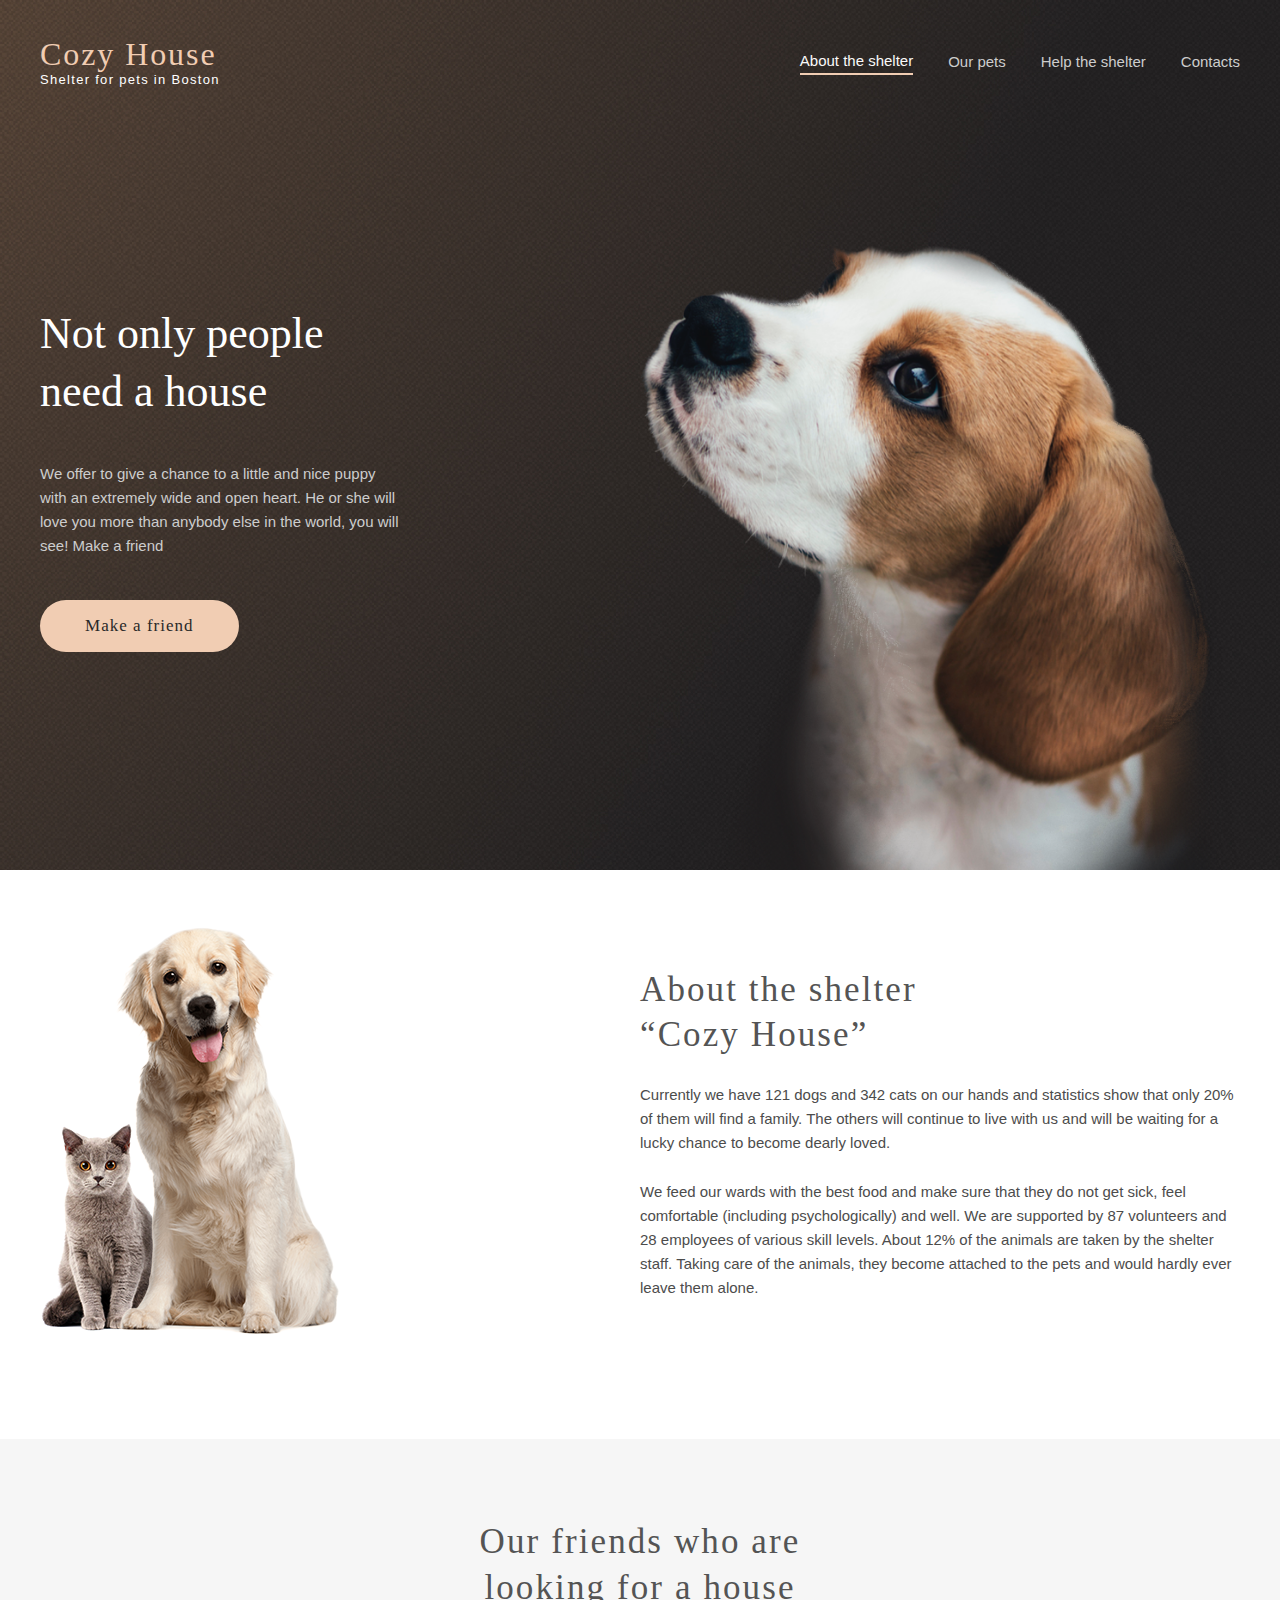
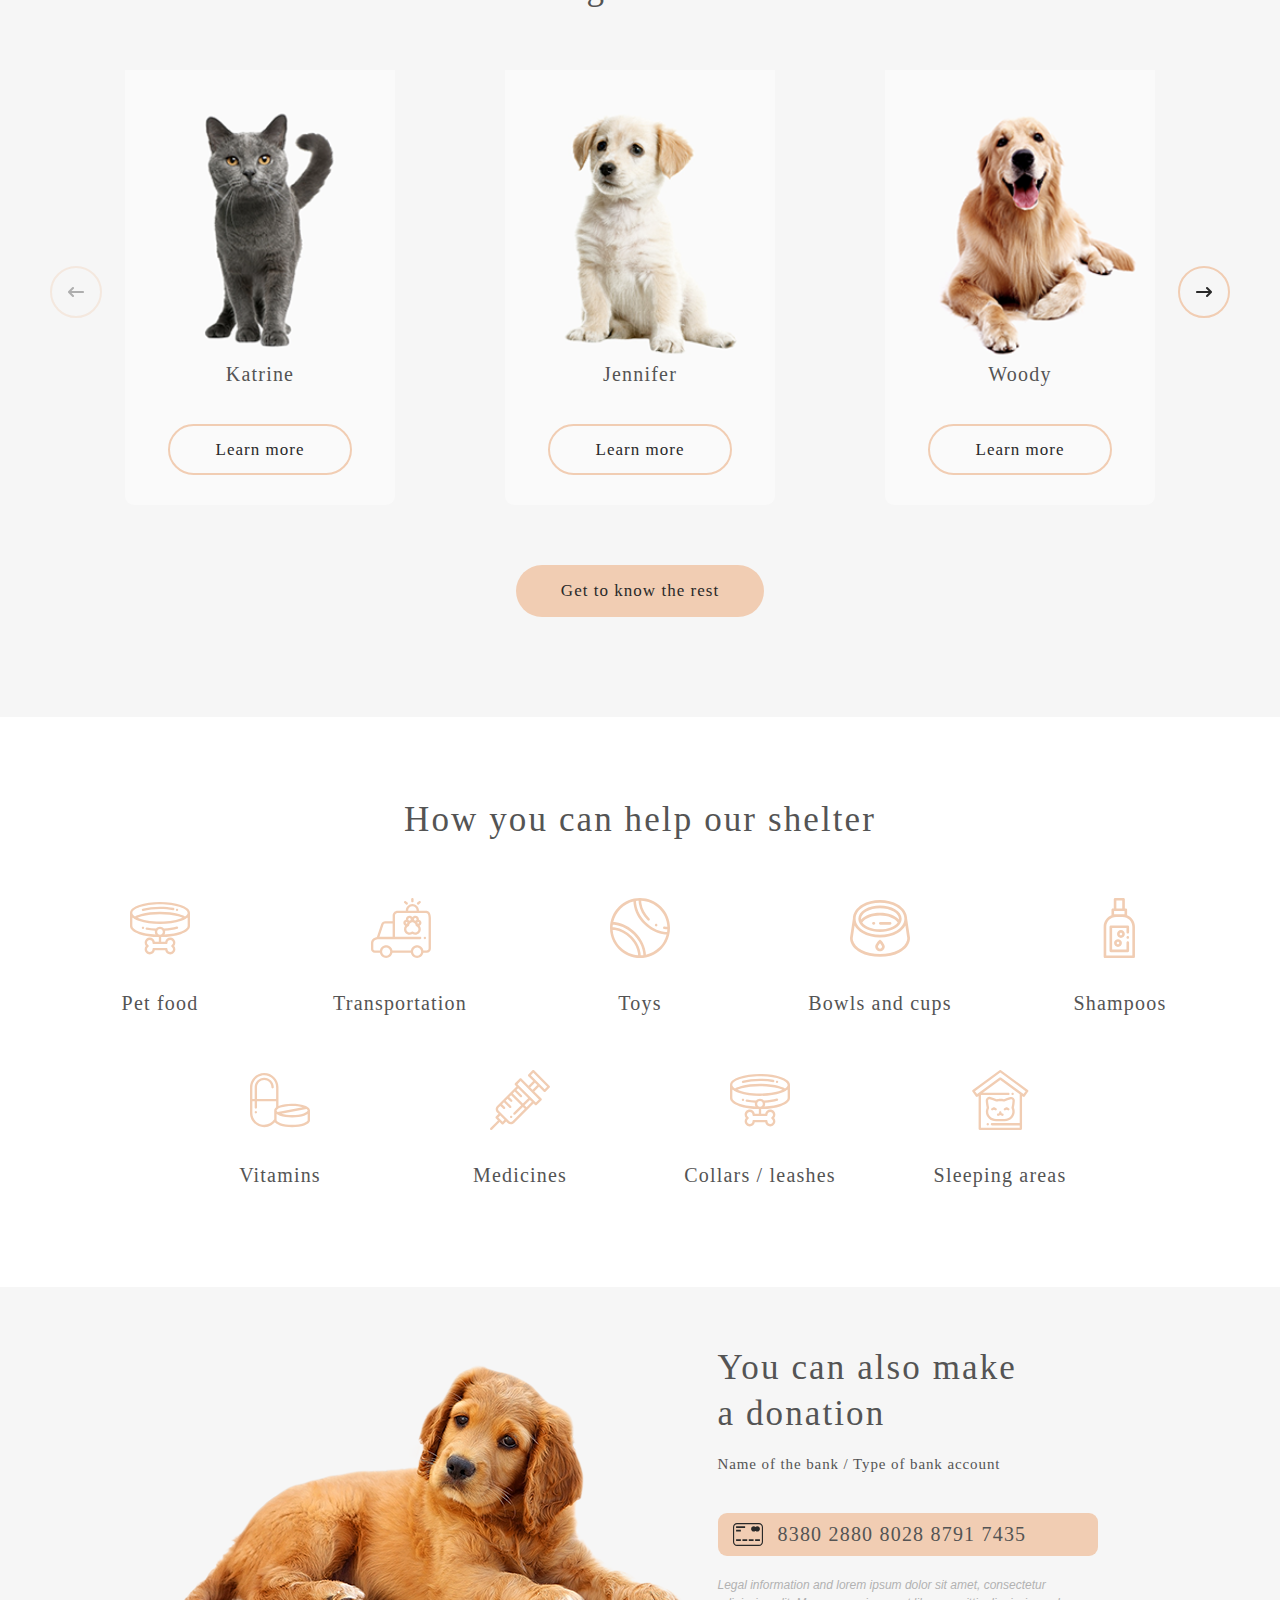
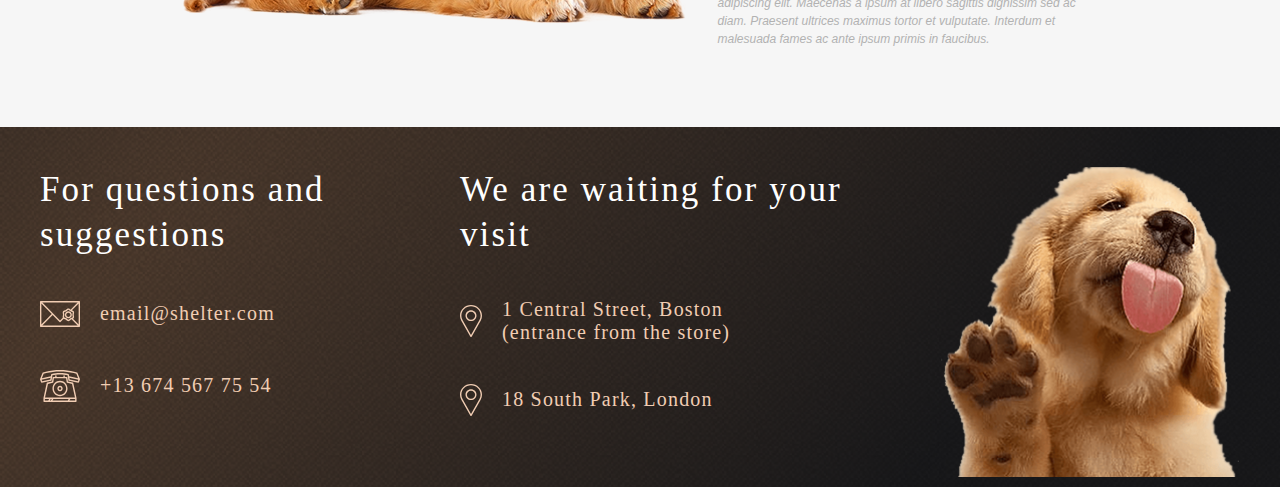
<file: index.html>
<!DOCTYPE html>
<html lang="en">
  <head>
    <meta charset="UTF-8" />
    <meta http-equiv="X-UA-Compatible" content="IE=edge" />
    <meta name="viewport" content="width=device-width, initial-scale=1.0" />
    <link
      rel="stylesheet"
      href="https://cdnjs.cloudflare.com/ajax/libs/font-awesome/6.1.1/css/all.min.css"
    />
    <!-- <link rel="stylesheet" type="text/css" href="slick/slick.css" />
    <link rel="stylesheet" type="text/css" href="slick/slick-theme.css" /> -->

    <link
      rel="stylesheet"
      href="https://unpkg.com/swiper@8/swiper-bundle.min.css"
    />

    <link rel="stylesheet" href="style.css" />
    <title>About the shelter</title>
  </head>
  <body>
    <header id="header">
      <div class="container">
        <nav>
          <div class="nav__logo">
            <h1>Cozy House</h1>
            <p>Shelter for pets in Boston</p>
          </div>
          <div class="header__menu_btn"><i class="fa-solid fa-bars"></i></div>
          <ul class="nav__list">
            <li><a href="#header" class="active">About the shelter</a></li>
            <li><a href="pages/pets/index.html">Our pets</a></li>
            <li><a href="#help_content">Help the shelter</a></li>
            <li><a href="#footer">Contacts</a></li>
          </ul>
        </nav>

        <div class="header__content">
          <div class="header__content_wrapper">
            <h3>Not only people need a house</h3>
            <p>
              We offer to give a chance to a little and nice puppy with an
              extremely wide and open heart. He or she will love you more than
              anybody else in the world, you will see! Make a friend
            </p>
            <div class="header__link">
              <a href="#pets">Make a friend</a>
            </div>
          </div>
          <div class="bg_img">
            <img src="assets/images/start-screen-puppy.png" alt="bg_img" />
          </div>
        </div>
      </div>
    </header>
    <main>
      <section class="about">
        <div class="container">
          <div class="about__wrapper">
            <div class="about__img">
              <img src="assets/images/about-pets.png" alt="about-pets" />
            </div>
            <div class="about__content">
              <h5>About the shelter “Cozy House”</h5>
              <p class="about__desc1">
                Currently we have 121 dogs and 342 cats on our hands and
                statistics show that only 20% of them will find a family. The
                others will continue to live with us and will be waiting for a
                lucky chance to become dearly loved.
              </p>
              <p class="about__desc2">
                We feed our wards with the best food and make sure that they do
                not get sick, feel comfortable (including psychologically) and
                well. We are supported by 87 volunteers and 28 employees of
                various skill levels. About 12% of the animals are taken by the
                shelter staff. Taking care of the animals, they become attached
                to the pets and would hardly ever leave them alone.
              </p>
            </div>
          </div>
        </div>
      </section>

      <section class="pets">
        <div class="container">
          <div class="pets__wrapper">
            <h3 id="pets">Our friends who are looking for a house</h3>

            <!-- <div class="slider__wrapper">
              <div class="slider mySliderPets">
                <div class="slick-slide">
                  <div class="card">
                    <img
                      src="assets/images/pets-katrine .png"
                      alt="pets-katrine"
                    />
                    <span>Katrine</span>
                    <a href="#popup-pets1" class="open-popup1">Learn more</a>
                  </div>
                </div>
                <div class="slick-slide">
                  <div class="card">
                    <img
                      src="assets/images/pets-jennifer.png"
                      alt="pets-katrine"
                    />
                    <span>Jennifer</span>
                    <a href="#popup-pets2" class="open-popup2">Learn more</a>
                  </div>
                </div>
                <div class="slick-slide">
                  <div class="card">
                    <img
                      src="assets/images/pets-woody.png"
                      alt="pets-katrine"
                    />
                    <span>Woody</span>
                    <a href="#popup-pets3" class="open-popup3">Learn more</a>
                  </div>
                </div>

                <div class="slick-slide">
                  <div class="card">
                    <img
                      src="assets/images/pets-katrine .png"
                      alt="pets-katrine"
                    />
                    <span>Katrine</span>
                    <a href="#popup-pets1" class="open-popup1">Learn more</a>
                  </div>
                </div>
                <div class="slick-slide">
                  <div class="card">
                    <img
                      src="assets/images/pets-jennifer.png"
                      alt="pets-katrine"
                    />
                    <span>Jennifer</span>
                    <a href="#popup-pets2" class="open-popup2">Learn more</a>
                  </div>
                </div>
                <div class="slick-slide">
                  <div class="card">
                    <img
                      src="assets/images/pets-woody.png"
                      alt="pets-katrine"
                    />
                    <span>Woody</span>
                    <a href="#popup-pets3" class="open-popup3">Learn more</a>
                  </div>
                </div>
              </div>
            </div>  -->

            <div class="swiper mySwiper container">
              <div class="swiper-wrapper">
                <div class="swiper-slide">
                  <a href="#popup-pets1">
                    <div class="card">
                      <img
                        src="assets/images/pets-katrine .png"
                        alt="pets-katrine"
                      />
                      <span>Katrine</span>
                      <a href="#popup-pets1" class="card__link open-popup1"
                        >Learn more</a
                      >
                    </div>
                  </a>
                </div>

                <a href="#popup-pets2">
                  <div class="swiper-slide">
                    <div class="card">
                      <img
                        src="assets/images/pets-jennifer.png"
                        alt="pets-katrine"
                      />
                      <span>Jennifer</span>
                      <a href="#popup-pets2" class="card__link open-popup2"
                        >Learn more</a
                      >
                    </div>
                  </div>
                </a>

                <a href="#popup-pets3">
                  <div class="swiper-slide">
                    <div class="card">
                      <img
                        src="assets/images/pets-woody.png"
                        alt="pets-katrine"
                      />
                      <span>Woody</span>
                      <a href="#popup-pets3" class="card__link open-popup3"
                        >Learn more</a
                      >
                    </div>
                  </div>
                </a>

                <a href="#popup-pets1">
                  <div class="swiper-slide">
                    <div class="card">
                      <img
                        src="assets/images/pets-katrine .png"
                        alt="pets-katrine"
                      />
                      <span>Katrine</span>
                      <a href="#popup-pets1" class="card__link open-popup1"
                        >Learn more</a
                      >
                    </div>
                  </div>
                </a>

                <a href="#popup-pets2">
                  <div class="swiper-slide">
                    <div class="card">
                      <img
                        src="assets/images/pets-jennifer.png"
                        alt="pets-katrine"
                      />
                      <span>Jennifer</span>
                      <a href="#popup-pets2" class="card__link open-popup2"
                        >Learn more</a
                      >
                    </div>
                  </div>
                </a>

                <a href="#popup-pets3">
                  <div class="swiper-slide">
                    <div class="card">
                      <img
                        src="assets/images/pets-woody.png"
                        alt="pets-katrine"
                      />
                      <span>Woody</span>
                      <a href="#popup-pets3" class="card__link open-popup3"
                        >Learn more</a
                      >
                    </div>
                  </div>
                </a>
              </div>
              <div class="swiper-button-next">
                <i class="fa-solid fa-arrow-right-long"></i>
              </div>
              <div class="swiper-button-prev">
                <i class="fa-solid fa-arrow-left-long"></i>
              </div>
            </div>

            <div class="pets__link"><a href="#!">Get to know the rest</a></div>
          </div>
        </div>

        <div id="popup-pets1">
          <div class="popup-inner">
            <img src="assets/images/pets-katrine .png" alt="popup_img" />
            <div class="popup-content">
              <h3>Katrine</h3>
              <h6>Cat - British Shorthair</h6>
              <p>
                Katrine is a beautiful girl. She is as soft as the finest velvet
                with a thick lush fur. Will love you until the last breath she
                takes as long as you are the one. She is picky about her
                affection. She loves cuddles and to stretch into your hands for
                a deeper relaxations.
              </p>
              <ul class="popup-content-list">
                <li><span>Age: </span>2 months</li>
                <li><span>Inoculations: </span>none</li>
                <li><span>Diseases: </span>none</li>
                <li><span>Parasites: </span>none</li>
              </ul>
            </div>
            <a href="#!" class="popup-close"
              ><i class="fa-solid fa-xmark"></i
            ></a>
          </div>
        </div>

        <div id="popup-pets2">
          <div class="popup-inner">
            <img src="assets/images/pets-jennifer.png" alt="popup_img" />
            <div class="popup-content">
              <h3>Jennifer</h3>
              <h6>Dog - Labrador</h6>
              <p>
                Jennifer is a sweet 2 months old Labrador that is patiently
                waiting to find a new forever home. This girl really enjoys
                being able to go outside to run and play, but won't hesitate to
                play up a storm in the house if she has all of her favorite
                toys.
              </p>
              <ul class="popup-content-list">
                <li><span>Age: </span>2 months</li>
                <li><span>Inoculations: </span>none</li>
                <li><span>Diseases: </span>none</li>
                <li><span>Parasites: </span>none</li>
              </ul>
            </div>
            <a href="#!" class="popup-close"
              ><i class="fa-solid fa-xmark"></i
            ></a>
          </div>
        </div>

        <div id="popup-pets3">
          <div class="popup-inner">
            <img src="assets/images/pets-woody.png" alt="popup_img" />
            <div class="popup-content">
              <h3>Woody</h3>
              <h6>Dog - Golden Retriever</h6>
              <p>
                Woody is a handsome 3 1/2 year old boy. Woody does know basic
                commands and is a smart pup. Since he is on the stronger side,
                he will learn a lot from your training. Woody will be happier
                when he finds a new family that can spend a lot of time with
                him.
              </p>
              <ul class="popup-content-list">
                <li><span>Age: </span>3 1/2 year old</li>
                <li><span>Inoculations: </span>none</li>
                <li><span>Diseases: </span>none</li>
                <li><span>Parasites: </span>none</li>
              </ul>
            </div>
            <a href="#!" class="popup-close"
              ><i class="fa-solid fa-xmark"></i
            ></a>
          </div>
        </div>
      </section>

      <section class="help_content" id="help_content">
        <div class="container">
          <div class="help_content__wrapper">
            <h3>How you can help our shelter</h3>
            <div class="card">
              <div>
                <svg
                  width="60"
                  height="60"
                  viewBox="0 0 60 60"
                  fill="none"
                  xmlns="http://www.w3.org/2000/svg"
                >
                  <path
                    d="M57.297 10.2511C55.7379 8.99675 53.5393 7.88136 50.7617 6.93613C45.1984 5.04273 37.825 4 29.9997 4C22.1744 4 14.8011 5.04285 9.23787 6.93613C6.4603 7.88136 4.26163 8.99675 2.70257 10.2511C0.909373 11.6942 0 13.2863 0 14.983V28.0989C0 29.7957 0.909373 31.3878 2.70269 32.8308C4.26175 34.0851 6.4603 35.2005 9.23799 36.1458C14.5225 37.9443 21.4409 38.9745 28.8281 39.0733V43.7755H24.7869C24.3392 41.4099 22.2567 39.6156 19.7629 39.6156C16.9435 39.6156 14.6499 41.9093 14.6499 44.7284C14.6499 45.9542 15.0847 47.1148 15.8539 48.0249C15.075 48.9466 14.6484 50.1147 14.6499 51.3214C14.6499 54.1407 16.9435 56.4343 19.7629 56.4343C22.2567 56.4343 24.3392 54.6398 24.7869 52.2744H35.2131C35.6608 54.6399 37.7433 56.4343 40.2371 56.4343C43.0565 56.4343 45.3501 54.1406 45.3501 51.3214C45.3501 50.0956 44.9153 48.935 44.1461 48.0249C44.925 47.1032 45.3516 45.9351 45.3501 44.7284C45.3501 41.9091 43.0565 39.6156 40.2371 39.6156C37.7433 39.6156 35.6608 41.41 35.2131 43.7755H31.1719V39.0733C38.5591 38.9745 45.4775 37.9443 50.762 36.1458C53.5396 35.2005 55.7382 34.0851 57.2973 32.8308C59.0906 31.3878 60 29.7957 60 28.0989V14.983C59.9996 13.2863 59.0903 11.6942 57.297 10.2511ZM36.3022 46.1193C36.4615 46.1193 36.6191 46.0868 36.7655 46.0238C36.9118 45.9608 37.0438 45.8686 37.1533 45.7528C37.2628 45.6371 37.3476 45.5003 37.4024 45.3507C37.4573 45.2011 37.481 45.0419 37.4723 44.8828C37.4694 44.8314 37.4679 44.78 37.4677 44.7286C37.4677 43.2016 38.71 41.9594 40.2369 41.9594C41.7639 41.9594 43.0062 43.2017 43.0062 44.7286C43.0062 45.6643 42.5377 46.5303 41.753 47.0453C41.5905 47.152 41.4571 47.2974 41.3648 47.4684C41.2725 47.6394 41.2242 47.8307 41.2242 48.025C41.2242 48.2194 41.2725 48.4107 41.3648 48.5817C41.4571 48.7527 41.5905 48.8981 41.753 49.0047C42.5377 49.5198 43.0062 50.3858 43.0062 51.3215C43.0062 52.8485 41.7639 54.0906 40.2369 54.0906C38.71 54.0906 37.4677 52.8483 37.4677 51.3215C37.4677 51.2697 37.4696 51.2184 37.4723 51.1673C37.4811 51.0082 37.4574 50.8489 37.4026 50.6993C37.3478 50.5497 37.263 50.4128 37.1535 50.297C37.044 50.1813 36.912 50.0891 36.7656 50.0261C36.6192 49.9631 36.4615 49.9307 36.3022 49.9307H23.6975C23.5382 49.9308 23.3805 49.9633 23.2342 50.0263C23.0878 50.0893 22.9559 50.1815 22.8463 50.2972C22.7368 50.413 22.6521 50.5498 22.5972 50.6994C22.5424 50.849 22.5186 51.0082 22.5274 51.1673C22.5301 51.2184 22.5319 51.2697 22.5319 51.3215C22.5319 52.8485 21.2896 54.0906 19.7627 54.0906C18.2357 54.0906 16.9934 52.8483 16.9934 51.3215C16.9934 50.3858 17.462 49.5198 18.2466 49.0047C18.4091 48.8981 18.5425 48.7527 18.6348 48.5817C18.7271 48.4107 18.7755 48.2194 18.7755 48.025C18.7755 47.8307 18.7271 47.6394 18.6348 47.4684C18.5425 47.2974 18.4091 47.152 18.2466 47.0453C17.462 46.5303 16.9934 45.6643 16.9934 44.7286C16.9934 43.2016 18.2357 41.9594 19.7627 41.9594C21.2896 41.9594 22.5319 43.2017 22.5319 44.7286C22.5319 44.7803 22.5301 44.8317 22.5274 44.8828C22.5185 45.0419 22.5422 45.2011 22.597 45.3508C22.6519 45.5004 22.7366 45.6373 22.8462 45.753C22.9557 45.8688 23.0877 45.961 23.2341 46.0239C23.3804 46.0869 23.5381 46.1194 23.6975 46.1193H36.3022ZM29.9998 36.7383C28.4435 36.7383 27.1772 35.472 27.1772 33.9157C27.1772 32.3593 28.4435 31.0931 29.9998 31.0931C31.5562 31.0931 32.8224 32.3593 32.8224 33.9157C32.8224 35.472 31.5562 36.7383 29.9998 36.7383ZM57.6559 28.0989C57.6559 31.8067 48.3045 35.8985 34.3965 36.6248C34.9005 35.8111 35.1671 34.8727 35.1661 33.9156C35.1661 33.5463 35.1264 33.1862 35.0525 32.8386C39.6006 32.5404 43.8255 31.8617 47.3495 30.8562C47.9718 30.6785 48.3325 30.0301 48.1548 29.4077C47.9772 28.7853 47.329 28.4248 46.7064 28.6024C43.0899 29.6344 38.6789 30.3074 33.9211 30.5577C32.9729 29.4519 31.5673 28.7494 29.9998 28.7494C28.4241 28.7494 27.0118 29.4593 26.0634 30.5753C22.8385 30.4214 19.7739 30.0771 16.9503 29.5459C16.3149 29.426 15.7017 29.8448 15.582 30.4808C15.4624 31.1169 15.881 31.7294 16.5171 31.8492C19.1492 32.3444 21.9775 32.6832 24.9418 32.8625C24.8698 33.2089 24.8335 33.5619 24.8336 33.9157C24.8327 34.8729 25.0993 35.8112 25.6033 36.6249C11.6952 35.8986 2.34375 31.8068 2.34375 28.0989V19.4139L2.35968 19.4272C2.47205 19.5254 2.58637 19.6213 2.70257 19.7149C2.85923 19.8402 3.01885 19.9617 3.18128 20.0794L3.18374 20.0811C3.27117 20.1448 3.36035 20.2081 3.45117 20.271L3.49171 20.2989C3.57714 20.3576 3.66374 20.4161 3.7521 20.4741C3.76991 20.4858 3.7882 20.4975 3.80624 20.5092C3.89542 20.5672 3.98566 20.6251 4.07777 20.6824L4.11749 20.7068C5.50241 21.5632 7.21592 22.3418 9.23776 23.0299C14.801 24.9233 22.1743 25.9661 29.9997 25.9661C37.8251 25.9661 45.1984 24.9233 50.7617 23.0299C52.7837 22.3418 54.4974 21.5631 55.8824 20.7066L55.9216 20.6825C56.0139 20.6251 56.1042 20.5672 56.1935 20.5091L56.2474 20.4742C56.3358 20.4162 56.4225 20.3577 56.5079 20.299L56.5485 20.2711C56.6393 20.2082 56.7285 20.1449 56.8159 20.0813L56.8184 20.0795C56.9808 19.9619 57.1404 19.8403 57.2971 19.715C57.4132 19.6214 57.5276 19.5255 57.64 19.4274L57.6559 19.414V28.0989ZM7.52928 19.8543C8.5501 19.3876 9.94639 18.8517 11.8024 18.3313C16.8453 16.9173 23.3081 16.1387 29.9998 16.1387C36.6916 16.1387 43.1543 16.9174 48.1971 18.3313C50.0533 18.8516 51.4497 19.3875 52.4704 19.8543C47.6207 22.0156 39.6821 23.6224 29.9998 23.6224C20.3176 23.6224 12.379 22.0154 7.52928 19.8543ZM57.6485 15.1548C57.6434 15.2232 57.6352 15.2913 57.624 15.359L57.6225 15.3696C57.6098 15.4416 57.594 15.5129 57.575 15.5835C57.5616 15.6345 57.5465 15.6851 57.53 15.7353L57.5204 15.7647C57.4946 15.839 57.4658 15.9122 57.4342 15.9843C57.4218 16.0128 57.4083 16.0411 57.3948 16.0696C57.3679 16.1263 57.3395 16.1828 57.3088 16.2387L57.3006 16.2537C56.813 17.1338 55.8925 17.9036 54.9784 18.5047C53.7646 17.8055 51.8179 16.9124 48.8301 16.0746C43.587 14.6046 36.8997 13.7952 29.9999 13.7952C23.1002 13.7952 16.413 14.6047 11.1697 16.0747C8.18202 16.9124 6.23542 17.8055 5.02147 18.5049C4.10753 17.9038 3.18703 17.1339 2.69929 16.2538L2.69109 16.2388C2.66039 16.1828 2.63203 16.1263 2.60496 16.0695C2.5916 16.0411 2.57812 16.0129 2.56582 15.9845C2.55527 15.9606 2.54531 15.9366 2.53546 15.9126C2.51542 15.8633 2.49632 15.8141 2.47945 15.7649C2.47605 15.7552 2.473 15.7452 2.46972 15.7355C2.44857 15.6715 2.42993 15.6068 2.41382 15.5414C2.39958 15.4847 2.38738 15.4275 2.37726 15.3699L2.37574 15.3592C2.36456 15.2915 2.35638 15.2234 2.35125 15.1551C2.34653 15.0978 2.34403 15.0404 2.34375 14.983C2.34375 10.8967 13.7017 6.34375 29.9998 6.34375C46.298 6.34375 57.6559 10.8967 57.6559 14.983C57.6559 15.0402 57.6529 15.0975 57.6485 15.1548Z"
                    fill="#F1CDB3"
                  />
                  <path
                    d="M48.1765 11.6432C48.1309 11.4162 48.0197 11.2076 47.8567 11.0432C47.8022 10.989 47.7425 10.9404 47.6785 10.8979C47.5506 10.8129 47.4073 10.7536 47.2567 10.7233C47.1055 10.6928 46.9497 10.6928 46.7985 10.7233C46.7235 10.7385 46.6509 10.7608 46.5794 10.7901C46.5091 10.8194 46.4411 10.8557 46.3778 10.8979C46.3134 10.9401 46.2536 10.9893 46.1985 11.0432C46.1446 11.0971 46.0966 11.1581 46.0533 11.2213C45.9683 11.3493 45.909 11.4926 45.8787 11.6432C45.8635 11.7194 45.8564 11.7956 45.8564 11.8717C45.8564 11.9491 45.8636 12.0252 45.8787 12.1014C45.909 12.252 45.9683 12.3953 46.0533 12.5233C46.0966 12.5866 46.1446 12.6463 46.1985 12.7014C46.2537 12.7553 46.3135 12.8034 46.3778 12.8467C46.4411 12.8889 46.5091 12.9252 46.5794 12.9545C46.6509 12.9838 46.7236 13.0061 46.7985 13.0213C46.8747 13.0366 46.9521 13.0448 47.0282 13.0448C47.1044 13.0448 47.1818 13.0366 47.2567 13.0213C47.3317 13.0061 47.4057 12.9838 47.4759 12.9545C47.5462 12.9252 47.6141 12.8889 47.6785 12.8467C47.7418 12.8034 47.8028 12.7553 47.8567 12.7014C47.9106 12.6463 47.9598 12.5866 48.002 12.5233C48.087 12.3953 48.1463 12.252 48.1765 12.1014C48.1919 12.0252 48.2 11.9491 48.2 11.8717C48.2 11.7954 48.1919 11.7193 48.1765 11.6432Z"
                    fill="#F1CDB3"
                  />
                  <path
                    d="M43.4829 9.86056C39.4455 9.10095 34.85 8.69935 30.1935 8.69935C23.7488 8.69935 17.5185 9.46435 12.6504 10.8536C12.0282 11.0313 11.6675 11.6797 11.8451 12.302C11.9918 12.8171 12.4611 13.1527 12.9713 13.1527C13.0777 13.1527 13.186 13.1382 13.2934 13.1075C17.9582 11.7763 23.96 11.0432 30.1934 11.0432C34.707 11.0432 39.1525 11.4308 43.0495 12.164C43.6858 12.2834 44.2981 11.8651 44.4179 11.229C44.5376 10.5929 44.1189 9.98044 43.4829 9.86056Z"
                    fill="#F1CDB3"
                  />
                  <path
                    d="M14.121 29.6092C14.1058 29.5342 14.0835 29.4604 14.0542 29.3889C14.0249 29.3186 13.9886 29.2506 13.9464 29.1873C13.9038 29.1231 13.8547 29.0634 13.7999 29.0092C13.746 28.9553 13.6862 28.9061 13.6218 28.8627C13.5585 28.8205 13.4905 28.7854 13.4201 28.7561C13.3495 28.7265 13.2761 28.7041 13.201 28.6893C13.0498 28.6588 12.8941 28.6588 12.7429 28.6893C12.6678 28.7033 12.5939 28.7268 12.5237 28.7561C12.4523 28.7854 12.3843 28.8205 12.321 28.8627C12.2566 28.9061 12.1968 28.9553 12.1429 29.0092C12.089 29.0631 12.0398 29.1229 11.9976 29.1873C11.9554 29.2506 11.9191 29.3186 11.8898 29.3889C11.8605 29.4604 11.8382 29.5342 11.823 29.6092C11.8077 29.6842 11.7995 29.7615 11.7995 29.8377C11.8003 29.9914 11.8309 30.1434 11.8898 30.2854C11.9191 30.3568 11.9554 30.4248 11.9976 30.4881C12.0398 30.5525 12.089 30.6122 12.1429 30.6662C12.1968 30.7201 12.2566 30.7693 12.321 30.8115C12.3843 30.8549 12.4523 30.8901 12.5237 30.9193C12.5941 30.9486 12.6678 30.9721 12.7429 30.9861C12.8179 31.0014 12.8952 31.0096 12.9713 31.0096C13.0475 31.0096 13.1249 31.0014 13.201 30.9861C13.2761 30.9713 13.3495 30.9489 13.4201 30.9193C13.4909 30.8905 13.5585 30.8543 13.6218 30.8115C13.686 30.7693 13.7457 30.7206 13.7999 30.6662C13.9092 30.5575 13.9957 30.428 14.0542 30.2854C14.1134 30.1436 14.1436 29.9914 14.1432 29.8377C14.1432 29.7614 14.1361 29.6842 14.121 29.6092Z"
                    fill="#F1CDB3"
                  />
                </svg>
              </div>
              <div class="text">Pet food</div>
            </div>

            <div class="card">
              <div>
                <svg
                  width="61"
                  height="60"
                  viewBox="0 0 61 60"
                  fill="none"
                  xmlns="http://www.w3.org/2000/svg"
                >
                  <path
                    d="M56.0044 12.7115H48.9814V12.5095C48.9814 8.87665 46.026 5.92118 42.3932 5.92118C38.7603 5.92118 35.8049 8.87665 35.8049 12.5095V12.7115H27.5571C24.8414 12.7115 22.6321 14.9209 22.6321 17.6365V23.2009H15.2458C13.4838 23.2009 11.9176 24.2562 11.2558 25.8893C11.2462 25.9133 11.2373 25.9375 11.2291 25.962L6.96808 38.8689C6.9294 38.8919 6.88007 38.9191 6.81866 38.9498C6.57503 39.0714 6.11929 39.2568 5.33507 39.4484C4.09062 39.7499 2.9839 40.4616 2.19323 41.4688C1.40255 42.4759 0.973964 43.72 0.976513 45.0004V51.0987C0.976513 53.1406 2.63765 54.8018 4.67952 54.8018L9.90374 54.802C10.4553 57.7562 13.0514 59.9999 16.1632 59.9999C19.2749 59.9999 21.8709 57.7561 22.4226 54.8021L40.8472 54.8024C41.3989 57.7564 43.9949 59.9999 47.1066 59.9999C50.2181 59.9999 52.8141 57.7565 53.3659 54.8026L56.6836 54.8027C59.2232 54.8027 60.9294 53.0963 60.9294 50.5568V20.08C60.9294 13.4295 57.4851 12.7115 56.0044 12.7115ZM38.1486 12.5095C38.1486 10.169 40.0527 8.26493 42.3932 8.26493C44.7336 8.26493 46.6377 10.169 46.6377 12.5095V12.7115H38.1486V12.5095ZM13.4413 26.7379C13.591 26.3833 13.8422 26.0809 14.1632 25.8686C14.4842 25.6563 14.8609 25.5436 15.2457 25.5447H22.6319V38.8266H9.45022L13.4413 26.7379ZM16.1632 57.6562C13.9435 57.6562 12.1377 55.8504 12.1377 53.6307C12.1377 53.6033 12.1392 53.5762 12.1398 53.5488C12.1406 53.5069 12.1408 53.465 12.143 53.4234C12.1433 53.4168 12.1441 53.4104 12.1445 53.4038C12.2626 51.2894 14.02 49.6052 16.1632 49.6052C18.1026 49.6052 19.7262 50.9841 20.105 52.8129L20.1067 52.82C20.1194 52.882 20.1305 52.9445 20.1403 53.0076L20.1422 53.018C20.1492 53.0638 20.1544 53.1101 20.1598 53.1564C20.1622 53.1775 20.1656 53.1983 20.1677 53.2194C20.1714 53.2554 20.1734 53.2921 20.176 53.3285C20.1784 53.3602 20.1817 53.3916 20.1833 53.4235C20.185 53.4563 20.185 53.4896 20.1858 53.5226C20.1867 53.5586 20.1885 53.5944 20.1885 53.6306C20.1887 55.8504 18.3828 57.6562 16.1632 57.6562ZM47.1066 57.6562C44.8869 57.6562 43.081 55.8504 43.081 53.6307C43.081 53.5783 43.083 53.5263 43.085 53.4743C43.0856 53.4576 43.0855 53.4405 43.0863 53.4238C43.0883 53.3852 43.0921 53.3471 43.0951 53.3088C43.0975 53.2791 43.0989 53.2491 43.1019 53.2196C43.1032 53.207 43.1053 53.1947 43.1066 53.1823C43.1202 53.06 43.1386 52.939 43.163 52.8203C43.1637 52.8168 43.1646 52.8134 43.1654 52.8099C43.5455 50.9826 45.168 49.6053 47.1066 49.6053C47.6614 49.6053 48.1905 49.7181 48.6719 49.9222C50.1163 50.5341 51.1319 51.966 51.1319 53.6308C51.1319 55.8504 49.3262 57.6562 47.1066 57.6562ZM56.6836 52.4588L53.3678 52.4587C53.3639 52.4379 53.3589 52.4175 53.3548 52.3968C53.3272 52.2591 53.2954 52.1222 53.2595 51.9864C53.2435 51.927 53.2267 51.8679 53.209 51.809C53.198 51.7724 53.1872 51.7358 53.1757 51.6994C53.156 51.6382 53.1353 51.5772 53.1137 51.5166C53.1022 51.4842 53.0913 51.4513 53.0793 51.4191C53.0531 51.3492 53.0257 51.2799 52.997 51.211C52.988 51.1892 52.9798 51.1669 52.9705 51.1452C52.9318 51.0542 52.891 50.9641 52.8482 50.875C52.8428 50.8639 52.8369 50.8532 52.8315 50.8422C52.7941 50.7656 52.7552 50.6897 52.7148 50.6146C52.6999 50.5871 52.6841 50.5602 52.6689 50.5329C52.6367 50.4749 52.6036 50.4175 52.5696 50.3606C52.5511 50.3297 52.5319 50.2995 52.5128 50.2689C52.4605 50.1846 52.4061 50.1016 52.3495 50.0201C52.2939 49.9395 52.2365 49.8602 52.1773 49.7821C52.1403 49.7337 52.1026 49.6858 52.0643 49.6385C52.0414 49.6102 52.0189 49.5819 51.9956 49.554C51.9539 49.5043 51.9114 49.4553 51.8682 49.4069C51.8469 49.383 51.8262 49.3585 51.8045 49.3349C51.7507 49.2763 51.6958 49.2188 51.6398 49.1623C51.6278 49.1501 51.6163 49.1374 51.6041 49.1253C51.535 49.0563 51.4644 48.989 51.3922 48.9233C51.3769 48.9092 51.3608 48.896 51.3452 48.882C51.2887 48.8315 51.2316 48.7815 51.1732 48.7329C51.1476 48.7116 51.1213 48.6912 51.0954 48.6704C51.046 48.6304 50.996 48.5911 50.9455 48.5525C50.9157 48.53 50.8856 48.5081 50.8555 48.4861C50.7281 48.3927 50.5972 48.3043 50.463 48.221C50.4302 48.2004 50.3973 48.1802 50.364 48.1602C50.3121 48.1292 50.2596 48.0993 50.2068 48.0698C50.1743 48.0516 50.1419 48.0331 50.1091 48.0155C50.0517 47.9847 49.9935 47.9553 49.935 47.9262C49.9059 47.9117 49.8772 47.8966 49.8479 47.8826C49.7713 47.8461 49.694 47.8111 49.616 47.7776C49.6041 47.7725 49.5923 47.7667 49.5803 47.7616C49.4896 47.7233 49.398 47.6871 49.3056 47.6531C49.2792 47.6433 49.2524 47.6348 49.2258 47.6254C49.1594 47.602 49.093 47.5789 49.0257 47.5575C48.9905 47.5464 48.9548 47.5363 48.9193 47.5258C48.8597 47.5081 48.7999 47.4906 48.7396 47.4746C48.7009 47.4643 48.662 47.4549 48.623 47.4453C48.5245 47.421 48.4254 47.3992 48.3259 47.3798C48.2669 47.3684 48.2078 47.3578 48.1485 47.348C48.1078 47.3413 48.0671 47.3345 48.0262 47.3287C47.9646 47.3199 47.9028 47.3121 47.841 47.3051C47.8017 47.3006 47.7626 47.2956 47.7231 47.2919C47.6545 47.2856 47.5859 47.2803 47.5172 47.2762C47.4835 47.2741 47.4503 47.271 47.4165 47.2694C47.3132 47.2643 47.2098 47.2617 47.1064 47.2615C47.0025 47.2615 46.8991 47.2645 46.7964 47.2694C46.7626 47.271 46.7292 47.2741 46.6956 47.2762C46.6268 47.2806 46.5581 47.2853 46.4899 47.2919C46.4503 47.2958 46.4112 47.3007 46.3718 47.3052C46.3099 47.3124 46.2482 47.3199 46.1869 47.3288C46.1459 47.3348 46.105 47.3415 46.0642 47.3483C45.9641 47.3649 45.8644 47.3838 45.7651 47.4049C45.7068 47.4175 45.6486 47.431 45.5906 47.4453C45.5512 47.4549 45.512 47.4645 45.473 47.4748C45.4132 47.4906 45.354 47.5079 45.295 47.5254C45.2589 47.5362 45.2225 47.5464 45.1867 47.5578C45.121 47.5788 45.0556 47.601 44.9906 47.6242C44.9627 47.6341 44.9345 47.6431 44.9067 47.6534C44.8146 47.6874 44.7234 47.7233 44.6334 47.7613C44.6185 47.7677 44.604 47.7747 44.5891 47.7812C44.514 47.8136 44.4395 47.847 44.3659 47.8822C44.3348 47.897 44.3045 47.913 44.2737 47.9283C44.2172 47.9566 44.1607 47.9849 44.1051 48.0147C44.0708 48.0331 44.0369 48.0524 44.003 48.0715C43.9518 48.1001 43.901 48.1293 43.8506 48.1592C43.7321 48.2304 43.6158 48.3051 43.5019 48.3833C43.4545 48.416 43.4076 48.4494 43.3611 48.4835C43.3291 48.5068 43.297 48.53 43.2655 48.5539C43.2173 48.5904 43.1701 48.6281 43.123 48.6659C43.0946 48.6888 43.0659 48.711 43.0379 48.7343C42.9838 48.7795 42.9308 48.826 42.8782 48.8727C42.8586 48.8901 42.8386 48.9069 42.8193 48.9244C42.7481 48.9892 42.6785 49.0556 42.6104 49.1235C42.5932 49.1406 42.5769 49.1587 42.5598 49.176C42.5093 49.2276 42.4591 49.2795 42.4103 49.3328C42.3859 49.3595 42.3623 49.387 42.3384 49.414C42.2982 49.4594 42.2583 49.5049 42.2194 49.5514C42.1941 49.5817 42.1694 49.6126 42.1447 49.6434C42.1086 49.6881 42.073 49.7331 42.0381 49.7788C41.9544 49.889 41.8742 50.0018 41.7975 50.1169C41.7655 50.165 41.7346 50.2137 41.704 50.2627C41.683 50.2962 41.6618 50.3296 41.6415 50.3635C41.6099 50.4161 41.5796 50.4695 41.5496 50.5232C41.5321 50.5545 41.5139 50.5854 41.4968 50.6172C41.4607 50.684 41.4264 50.752 41.3927 50.8202C41.3832 50.8394 41.373 50.858 41.3638 50.8774C41.3216 50.965 41.2815 51.0536 41.2434 51.143C41.2318 51.1703 41.2214 51.1982 41.2102 51.2258C41.1843 51.2889 41.1587 51.3523 41.1348 51.4165C41.1214 51.4524 41.1094 51.4887 41.0966 51.5247C41.0764 51.5817 41.057 51.6389 41.0384 51.6964C41.0258 51.7355 41.0142 51.7751 41.0024 51.8146C40.9736 51.911 40.9471 52.008 40.923 52.1056C40.9091 52.162 40.8961 52.2187 40.8837 52.2758C40.8746 52.3171 40.8657 52.3585 40.8575 52.4001C40.8537 52.4198 40.8489 52.4391 40.8452 52.4588L22.4241 52.4585C22.4202 52.4382 22.4154 52.4181 22.4114 52.3979C22.4035 52.3578 22.3949 52.3181 22.3863 52.2783C22.3523 52.1215 22.3122 51.9659 22.2662 51.8122C22.2548 51.774 22.2435 51.7358 22.2314 51.6978C22.2124 51.6389 22.1926 51.5804 22.1719 51.5221C22.1596 51.4872 22.1477 51.452 22.1348 51.4174C22.1104 51.3522 22.0848 51.2875 22.0581 51.2232C22.0473 51.1967 22.0372 51.1697 22.026 51.1435C21.9878 51.0538 21.9476 50.965 21.9053 50.8771C21.8967 50.8594 21.8873 50.8423 21.8787 50.8247C21.8444 50.7548 21.8089 50.6855 21.772 50.6169C21.7554 50.5859 21.7376 50.5556 21.7203 50.525C21.6899 50.4707 21.6593 50.4166 21.6273 50.3634C21.6071 50.3297 21.5862 50.2968 21.5654 50.2636C21.5347 50.2143 21.5034 50.1654 21.4713 50.1169C21.3946 50.0019 21.3144 49.8893 21.2309 49.7792C21.196 49.7335 21.1604 49.6885 21.1243 49.6438C21.0995 49.613 21.0748 49.582 21.0494 49.5516C21.0105 49.5055 20.971 49.4598 20.9309 49.4147C20.9067 49.3876 20.883 49.3599 20.8585 49.3331C20.8103 49.2803 20.7606 49.2289 20.7105 49.1778C20.693 49.1599 20.6762 49.1413 20.6584 49.1238C20.5904 49.0559 20.5209 48.9897 20.4499 48.925C20.4302 48.907 20.4096 48.89 20.3897 48.8722C20.3376 48.8255 20.2848 48.7798 20.2312 48.7349C20.2029 48.7114 20.1738 48.6888 20.1451 48.6657C20.0985 48.6282 20.0516 48.5908 20.0038 48.5546C19.972 48.5304 19.9397 48.5071 19.9075 48.4836C19.8612 48.4497 19.8145 48.4165 19.7674 48.3838C19.6868 48.3285 19.6049 48.2749 19.5219 48.2232C19.4875 48.2016 19.4528 48.1803 19.418 48.1594C19.3679 48.1296 19.3174 48.1006 19.2666 48.0722C19.2323 48.053 19.1982 48.0336 19.1635 48.0151C19.1082 47.9856 19.0525 47.957 18.9963 47.9293C18.9651 47.9137 18.9343 47.8975 18.9028 47.8824C18.8301 47.8478 18.7567 47.8146 18.6827 47.7827C18.6669 47.7758 18.6514 47.7683 18.6355 47.7615C18.5454 47.7234 18.4544 47.6875 18.3626 47.6536C18.3343 47.6432 18.3056 47.6341 18.2771 47.624C18.2127 47.601 18.1478 47.579 18.0826 47.558C18.0465 47.5465 18.0098 47.5362 17.9734 47.5254C17.9146 47.5078 17.8556 47.491 17.7963 47.4751C17.7571 47.4646 17.7176 47.455 17.6781 47.4454C17.5217 47.4067 17.3639 47.3743 17.2049 47.3484C17.1641 47.3417 17.1233 47.3349 17.0822 47.3289C17.0206 47.3202 16.9589 47.3123 16.8971 47.3054C16.8579 47.3008 16.8187 47.2959 16.7792 47.292C16.7107 47.2857 16.6421 47.2805 16.5734 47.2763C16.5397 47.2742 16.5064 47.2711 16.4727 47.2695C16.3694 47.2644 16.266 47.2618 16.1626 47.2617C16.0587 47.2617 15.9554 47.2646 15.8525 47.2695C15.8188 47.2711 15.7854 47.2742 15.7517 47.2763C15.683 47.2808 15.6143 47.2854 15.5461 47.292C15.5065 47.2959 15.4672 47.3008 15.4278 47.3054C15.3662 47.3123 15.3046 47.3202 15.2432 47.3289C15.2019 47.3349 15.161 47.3417 15.1201 47.3484C15.02 47.3648 14.9203 47.3837 14.8212 47.405C14.763 47.4175 14.7053 47.431 14.6476 47.4452C14.6079 47.4549 14.568 47.4646 14.5287 47.4751C14.4698 47.4909 14.4112 47.5076 14.3529 47.5251C14.3161 47.536 14.2791 47.5465 14.2425 47.558C14.178 47.5784 14.1143 47.6007 14.0507 47.6231C14.0212 47.6334 13.9916 47.6429 13.9624 47.6536C13.8708 47.6875 13.7801 47.7231 13.6905 47.761C13.6724 47.7687 13.6547 47.7773 13.6366 47.7851C13.565 47.8162 13.4938 47.8481 13.4235 47.8817C13.3907 47.8974 13.3585 47.9143 13.326 47.9306C13.2712 47.9577 13.2168 47.9855 13.1628 48.0142C13.1272 48.0333 13.0922 48.0534 13.0569 48.0732C13.0072 48.1011 12.9576 48.1292 12.9088 48.1585C12.8252 48.2086 12.7427 48.2604 12.6614 48.3141C12.6262 48.3373 12.5913 48.3608 12.5566 48.3847C12.5107 48.4163 12.4655 48.4488 12.4203 48.4816C12.3869 48.506 12.3533 48.5302 12.3204 48.5553C12.2743 48.5903 12.2291 48.6263 12.184 48.6625C12.1536 48.6869 12.1229 48.7107 12.0932 48.7356C12.0424 48.7778 11.993 48.8214 11.9436 48.8651C11.9207 48.8854 11.8972 48.9051 11.8745 48.9257C11.8043 48.9898 11.7355 49.0554 11.6681 49.1225C11.6473 49.1433 11.6273 49.1651 11.6067 49.1862C11.56 49.2342 11.5134 49.2822 11.4682 49.3315C11.4418 49.3602 11.4165 49.3899 11.3907 49.4191C11.3525 49.4623 11.3144 49.5056 11.2775 49.5499C11.2508 49.5817 11.2248 49.6143 11.1988 49.6468C11.1641 49.6897 11.13 49.7331 11.0965 49.777C11.0376 49.8544 10.9804 49.9332 10.925 50.0132C10.9007 50.0482 10.8767 50.0835 10.8531 50.1189C10.8223 50.1653 10.7925 50.2123 10.7628 50.2594C10.7408 50.2946 10.7187 50.3295 10.6973 50.3651C10.667 50.4156 10.638 50.467 10.6091 50.5183C10.5903 50.5517 10.571 50.5847 10.5527 50.6185C10.519 50.6817 10.4863 50.7454 10.4546 50.8097C10.4432 50.8327 10.431 50.8552 10.4198 50.8784C10.3781 50.9651 10.3384 51.0529 10.3005 51.1417C10.2876 51.172 10.2762 51.2028 10.2637 51.2333C10.2391 51.2936 10.2146 51.354 10.1919 51.4151C10.178 51.4525 10.1653 51.4904 10.1521 51.5281C10.1326 51.5835 10.1134 51.639 10.0955 51.695C10.0826 51.7352 10.0706 51.7757 10.0585 51.8163C10.0423 51.871 10.0264 51.9258 10.0116 51.9811C9.98547 52.0781 9.96183 52.1757 9.94065 52.2739C9.93151 52.3161 9.92237 52.3581 9.91405 52.4007C9.9103 52.4199 9.90561 52.4389 9.90198 52.4581H4.67952C3.92999 52.4581 3.32026 51.8484 3.32026 51.0987V45.0004C3.31869 44.2451 3.57146 43.5113 4.03784 42.9171C4.50422 42.323 5.15705 41.9032 5.89112 41.7254C6.55897 41.5621 7.13261 41.376 7.60101 41.1705H50.1626C50.8097 41.1705 51.3344 40.6458 51.3344 39.9986C51.3344 39.3515 50.8097 38.8267 50.1626 38.8267H24.9758V17.6365C24.9758 16.2133 26.1339 15.0552 27.5571 15.0552H56.0042C58.2503 15.0552 58.5855 18.2034 58.5855 20.08V50.5567C58.5855 52.2118 57.3939 52.4588 56.6836 52.4588Z"
                    fill="#F1CDB3"
                  />
                  <path
                    d="M51.4371 24.8147C51.4372 23.2763 50.3567 21.9863 48.9149 21.6615C48.9226 21.5806 48.9287 21.4992 48.9311 21.4169C48.9579 20.4633 48.6017 19.5567 47.9282 18.864C47.2432 18.1596 46.2866 17.7557 45.3034 17.7557C44.1154 17.7557 43.0573 18.3338 42.3948 19.2239C41.7328 18.3338 40.6738 17.7557 39.4831 17.7557C38.5086 17.7557 37.5586 18.1544 36.8767 18.8498C36.1995 19.5402 35.8367 20.4483 35.8552 21.4064C35.8568 21.4923 35.8627 21.5773 35.8703 21.6618C34.4291 21.987 33.3492 23.2766 33.3492 24.8147C33.3492 26.1163 34.1229 27.2399 35.2341 27.7519C34.4513 28.7206 33.9945 29.9464 33.9945 31.2423C33.9945 34.3028 36.4843 36.7927 39.5448 36.7927C40.5529 36.7927 41.537 36.5172 42.3932 36.0051C43.254 36.5202 44.2384 36.7924 45.2415 36.7927C48.302 36.7927 50.7919 34.3028 50.7919 31.2423C50.7919 29.9462 50.3351 28.7206 49.5523 27.7519C50.6636 27.2399 51.4371 26.1163 51.4371 24.8147ZM45.3034 20.0996C45.6574 20.0996 46.0016 20.2448 46.2478 20.4979C46.4762 20.7328 46.597 21.0357 46.5883 21.3508C46.568 22.0692 45.9856 22.6602 45.2898 22.6682C45.1034 22.668 44.9191 22.6279 44.7495 22.5505C44.7285 22.5408 44.7079 22.5304 44.6868 22.5209C44.58 22.4646 44.4823 22.3927 44.3966 22.3077C44.1518 22.0648 44.0177 21.7384 44.0191 21.3885C44.022 20.6778 44.5982 20.0996 45.3034 20.0996ZM38.5498 20.491C38.6712 20.3665 38.8163 20.2677 38.9766 20.2005C39.1369 20.1332 39.3091 20.0988 39.4829 20.0994C40.1903 20.0994 40.7664 20.6762 40.7672 21.3851C40.7681 21.5579 40.7343 21.7291 40.6678 21.8885C40.6013 22.048 40.5035 22.1925 40.3801 22.3135C40.2964 22.3959 40.2013 22.466 40.0978 22.5217C40.0595 22.5391 40.0221 22.5577 39.9843 22.5758C39.8315 22.6389 39.6675 22.6704 39.5023 22.6683C38.7969 22.6567 38.212 22.0704 38.1983 21.3613C38.192 21.0374 38.3169 20.7285 38.5498 20.491ZM35.693 24.8148C35.6929 24.3245 36.0918 23.9257 36.5818 23.9257C37.0722 23.9257 37.4709 24.3245 37.4709 24.8148C37.4709 24.9155 37.4534 25.0118 37.4224 25.1022C37.3931 25.1611 37.3649 25.2207 37.3377 25.2808C37.1809 25.5341 36.9012 25.7038 36.582 25.7038C36.0918 25.7038 35.693 25.305 35.693 24.8148ZM45.2415 34.4492C44.4765 34.4489 43.7368 34.175 43.1561 33.6769C42.9438 33.4945 42.6731 33.3943 42.3932 33.3946C42.1133 33.3944 41.8426 33.4946 41.6303 33.6769C41.0496 34.175 40.3099 34.4489 39.5448 34.4492C37.7767 34.4492 36.3382 33.0107 36.3382 31.2426C36.3382 29.9023 37.1833 28.6919 38.4409 28.2307C38.6472 28.1551 38.8281 28.023 38.9629 27.8495C39.0977 27.676 39.181 27.4681 39.2033 27.2495C39.2362 26.9273 39.3176 26.6118 39.4447 26.3139C39.4865 26.2346 39.5256 26.1537 39.5608 26.0707C39.8716 25.4851 40.3571 25.0108 40.9498 24.7136C41.0008 24.6912 41.0511 24.6676 41.1011 24.6428C41.5085 24.4648 41.9485 24.3731 42.3932 24.3737C42.8513 24.3737 43.2875 24.4692 43.6828 24.6417C43.7327 24.6665 43.7831 24.6899 43.8341 24.7123C44.4279 25.0094 44.9143 25.4843 45.2256 26.0707C45.2608 26.1537 45.2999 26.2346 45.3416 26.3139C45.4688 26.6118 45.5502 26.9273 45.583 27.2495C45.6053 27.4681 45.6886 27.676 45.8235 27.8495C45.9583 28.023 46.1391 28.1551 46.3454 28.2307C47.6031 28.692 48.4481 29.9023 48.4481 31.2426C48.4481 33.0106 47.0097 34.4492 45.2415 34.4492ZM48.2045 25.7038C47.8853 25.7038 47.6056 25.5341 47.4488 25.2808C47.4216 25.2208 47.3933 25.1612 47.364 25.1022C47.3321 25.0097 47.3157 24.9126 47.3155 24.8148C47.3155 24.3245 47.7143 23.9257 48.2046 23.9257C48.6948 23.9257 49.0936 24.3245 49.0936 24.8148C49.0935 25.3049 48.6947 25.7038 48.2045 25.7038Z"
                    fill="#F1CDB3"
                  />
                  <path
                    d="M56.0193 39.7758C56.0043 39.7007 55.9819 39.6273 55.9526 39.5566C55.9234 39.4857 55.8873 39.4178 55.8448 39.3539C55.8026 39.2897 55.7539 39.23 55.6995 39.1758C55.6452 39.1214 55.5856 39.0727 55.5214 39.0305C55.3933 38.9457 55.25 38.8864 55.0995 38.8559C54.9487 38.8254 54.7933 38.8254 54.6425 38.8559C54.5675 38.8712 54.4936 38.8934 54.4221 38.9227C54.3518 38.952 54.2839 38.9884 54.2206 39.0305C54.1561 39.0727 54.0964 39.1219 54.0425 39.1758C53.9884 39.2297 53.9392 39.2895 53.896 39.3539C53.8538 39.4172 53.8173 39.4852 53.7893 39.5566C53.76 39.627 53.7366 39.7008 53.7225 39.7758C53.7073 39.8508 53.6991 39.9281 53.6991 40.0043C53.6991 40.0803 53.7073 40.1578 53.7225 40.234C53.7366 40.3078 53.76 40.3816 53.7893 40.4531C53.8186 40.5234 53.855 40.5914 53.8971 40.6547C53.9392 40.7191 53.9884 40.7789 54.0425 40.8328C54.0964 40.8867 54.1561 40.9359 54.2206 40.9793C54.2839 41.0215 54.3518 41.0566 54.4221 41.0859C54.4936 41.1152 54.5675 41.1387 54.6425 41.1527C54.7176 41.168 54.7949 41.1762 54.871 41.1762C54.9471 41.1762 55.0246 41.168 55.0995 41.1527C55.1745 41.1387 55.2483 41.1152 55.3186 41.0859C55.3901 41.0566 55.4581 41.0215 55.5214 40.9793C55.5859 40.9359 55.6457 40.8867 55.6995 40.8328C55.7534 40.7789 55.8026 40.7191 55.8448 40.6547C55.8869 40.5914 55.9233 40.5234 55.9526 40.4531C55.9819 40.3816 56.0041 40.3078 56.0193 40.234C56.0346 40.1578 56.0427 40.0803 56.0427 40.0043C56.0427 39.9281 56.0346 39.8508 56.0193 39.7758Z"
                    fill="#F1CDB3"
                  />
                  <path
                    d="M42.3932 0C41.7461 0 41.2213 0.524648 41.2213 1.17188V3.13359C41.2213 3.78082 41.7461 4.30547 42.3932 4.30547C43.0404 4.30547 43.565 3.7807 43.565 3.13359V1.17188C43.565 0.524648 43.0404 0 42.3932 0Z"
                    fill="#F1CDB3"
                  />
                  <path
                    d="M37.4562 4.55659L35.8205 3.27234C35.6995 3.1773 35.5609 3.10703 35.4127 3.06555C35.2645 3.02407 35.1096 3.01218 34.9568 3.03057C34.804 3.04896 34.6563 3.09727 34.5222 3.17273C34.3881 3.24819 34.2701 3.34934 34.1751 3.47038C33.7755 3.97944 33.8642 4.71608 34.3731 5.11569L36.0088 6.39995C36.2149 6.56221 36.4695 6.65035 36.7318 6.65015C36.9095 6.65039 37.0849 6.61017 37.2447 6.53253C37.4046 6.45488 37.5446 6.34186 37.6543 6.20202C38.054 5.69284 37.9653 4.9562 37.4562 4.55659Z"
                    fill="#F1CDB3"
                  />
                  <path
                    d="M50.6113 3.47021C50.2117 2.96115 49.4752 2.87244 48.9659 3.27216L47.3302 4.55642C46.8211 4.95603 46.7324 5.69267 47.1321 6.20185C47.2417 6.34177 47.3818 6.45487 47.5416 6.53254C47.7015 6.61021 47.8769 6.65042 48.0546 6.6501C48.3169 6.65028 48.5716 6.56214 48.7776 6.3999L50.4133 5.11564C50.9224 4.71603 51.0111 3.97939 50.6113 3.47021Z"
                    fill="#F1CDB3"
                  />
                </svg>
              </div>
              <div class="text">Transportation</div>
            </div>

            <div class="card">
              <div>
                <svg
                  width="60"
                  height="60"
                  viewBox="0 0 60 60"
                  fill="none"
                  xmlns="http://www.w3.org/2000/svg"
                >
                  <path
                    d="M51.2132 8.78672C45.5469 3.1207 38.0133 0 30 0C21.9867 0 14.4531 3.1207 8.78684 8.78672C3.12047 14.4531 0 21.9866 0 30C0 38.0134 3.12047 45.5469 8.78684 51.2133C14.4531 56.8793 21.9867 60 30 60C38.0133 60 45.5469 56.8793 51.2132 51.2133C56.8795 45.5469 60 38.0134 60 30C60 21.9866 56.8795 14.4531 51.2132 8.78672ZM10.6314 49.3685C5.90438 44.6415 3.11918 38.4906 2.67352 31.8832C3.39 31.9077 4.1223 31.9755 4.86223 32.0856C10.1654 32.8733 15.5023 35.7234 19.8894 40.1106C24.2766 44.4979 27.1266 49.8346 27.9144 55.1379C28.0223 55.8586 28.0894 56.5849 28.1154 57.3132C21.7419 56.8775 15.4928 54.2298 10.6314 49.3685ZM30.7262 57.3682C30.7013 56.4931 30.6239 55.6203 30.4946 54.7545C29.6251 48.9019 26.5139 43.046 21.7338 38.2659C16.9538 33.4859 11.098 30.3746 5.2452 29.5051C4.37502 29.3751 3.49781 29.2977 2.61832 29.2732C2.64105 28.3972 2.7048 27.5283 2.8084 26.6682C3.73793 26.6987 4.68246 26.7843 5.62863 26.9248C12.0308 27.8757 18.4055 31.2484 23.5785 36.4213C28.7512 41.5939 32.1239 47.9687 33.075 54.3709C33.2133 55.3004 33.2987 56.237 33.3307 57.1763C32.4661 57.2814 31.5969 57.3455 30.7262 57.3682ZM49.3685 49.3685C45.5416 53.1952 40.8551 55.6504 35.9248 56.7348C35.881 55.8152 35.7912 54.8983 35.6557 53.9877C34.6229 47.0358 30.9889 40.1423 25.4234 34.5766C19.8575 29.0109 12.964 25.3772 6.0123 24.3444C5.0982 24.2082 4.17782 24.1182 3.25465 24.0746L3.2475 24.0805C4.35598 19.0238 6.88301 14.3798 10.6315 10.6314C14.2923 6.97055 18.7399 4.56516 23.4349 3.41402C23.4672 4.49215 23.5632 5.56742 23.7224 6.63422C24.755 13.5859 28.3889 20.4795 33.9546 26.0453C39.5203 31.611 46.4139 35.2447 53.3659 36.2775C54.4358 36.4373 55.5143 36.5334 56.5956 36.5653L56.6073 36.5459C55.4323 41.3595 52.9617 45.7754 49.3685 49.3685ZM57.1071 33.966C56.0064 33.955 54.8814 33.8653 53.7492 33.6972C47.3468 32.7461 40.972 29.3735 35.7993 24.2006C30.6265 19.0277 27.2538 12.6531 26.3029 6.25102C26.1354 5.12379 26.0455 4.00371 26.034 2.90824C26.8999 2.78261 27.7712 2.69826 28.6451 2.65547C28.6431 3.70254 28.7214 4.7775 28.8832 5.8677C29.7527 11.7204 32.8641 17.5763 37.6441 22.3562C38.1534 22.8654 38.9794 22.8654 39.4888 22.3562C39.9981 21.8469 39.9981 21.021 39.4888 20.5114C35.1016 16.1243 32.2516 10.7876 31.4638 5.48426C31.3205 4.51898 31.2499 3.57035 31.2521 2.65055C37.8434 2.94937 44.3467 5.60918 49.3688 10.6315C54.2461 15.5088 57.0565 21.902 57.3623 28.7483C56.4367 28.7503 55.4855 28.6804 54.5159 28.5363C53.8035 28.4305 53.1397 28.9225 53.034 29.635C52.9281 30.3476 53.42 31.0109 54.1325 31.1167C55.21 31.2768 56.2729 31.3569 57.3083 31.3569C57.3252 31.3569 57.3417 31.356 57.3586 31.356C57.316 32.2295 57.2321 33.1004 57.1071 33.966Z"
                    fill="#F1CDB3"
                  />
                  <path
                    d="M46.1517 25.775C45.8059 25.7756 45.4744 25.9131 45.2296 26.1573C44.9854 26.4021 44.848 26.7336 44.8474 27.0793C44.8474 27.4224 44.9857 27.7589 45.2296 28.0015C45.4721 28.2442 45.8087 28.3836 46.1517 28.3836C46.4947 28.3836 46.8313 28.2442 47.0739 28.0015C47.3176 27.7563 47.4549 27.425 47.456 27.0793C47.456 26.7363 47.3164 26.3998 47.0739 26.1573C46.829 25.9131 46.4975 25.7756 46.1517 25.775Z"
                    fill="#F1CDB3"
                  />
                </svg>
              </div>
              <div class="text">Toys</div>
            </div>

            <div class="card">
              <div>
                <svg
                  width="60"
                  height="60"
                  viewBox="0 0 60 60"
                  fill="none"
                  xmlns="http://www.w3.org/2000/svg"
                >
                  <path
                    d="M59.985 39.8551L57.1255 20.6441C57.0792 15.0657 53.693 9.89303 47.8159 6.43765C42.9483 3.57605 36.6213 2 30.0001 2C23.3786 2 17.0515 3.57605 12.1838 6.43765C6.3069 9.89303 2.92054 15.0657 2.87437 20.6441L0.0148828 39.8551C0.00503905 39.9216 0 39.9887 0 40.056C0 45.7049 3.76452 50.936 10.3284 54.408C15.7022 57.2504 22.6883 58.8158 30.0001 58.8158C37.3116 58.8158 44.2978 57.2504 49.6716 54.408C56.2354 50.936 60 45.7049 60 40.056C59.9999 39.9888 59.9949 39.9216 59.985 39.8551ZM13.5668 8.78995C18.0215 6.17105 23.8576 4.72871 30.0001 4.72871C36.1424 4.72871 41.9785 6.17105 46.4331 8.78995C51.4956 11.7663 54.3993 16.1293 54.3993 20.7599C54.3993 25.3906 51.4957 29.7535 46.4332 32.7299C41.9785 35.3488 36.1424 36.7911 30.0001 36.7911C23.8577 36.7911 18.0215 35.3488 13.5669 32.7299C8.5044 29.7536 5.60073 25.3906 5.60073 20.7599C5.60073 16.1293 8.50428 11.7664 13.5668 8.78995ZM48.3956 51.996C43.4079 54.6342 36.875 56.0871 30.0001 56.0871C23.125 56.0871 16.592 54.6342 11.6044 51.996C6.00374 49.0333 2.77453 44.7218 2.72917 40.1535L4.60757 27.5342C6.17225 30.4612 8.75283 33.0645 12.1841 35.0819C17.0517 37.9434 23.3787 39.5195 30.0001 39.5195C36.6213 39.5195 42.9485 37.9434 47.816 35.0819C51.2473 33.0645 53.8279 30.461 55.3925 27.5342L57.2709 40.1535C57.2255 44.7219 53.9963 49.0335 48.3956 51.996Z"
                    fill="#F1CDB3"
                  />
                  <path
                    d="M30.0001 34.0618C39.3534 34.0618 47.6079 30.4427 50.5397 25.0569C51.29 23.6803 51.6707 22.2344 51.6707 20.7599C51.6707 17.0676 49.3194 13.652 45.0502 11.1422C41.0085 8.76631 35.6637 7.45791 30.0001 7.45791C24.3366 7.45791 18.9916 8.76643 14.9501 11.1423C10.6807 13.6521 8.32945 17.0676 8.32945 20.76C8.32945 22.2347 8.70996 23.6804 9.46008 25.0563C12.3923 30.4427 20.6467 34.0618 30.0001 34.0618ZM30.0001 31.3332C22.1546 31.3332 15.0282 28.5145 12.2557 24.4006C15.0293 20.2891 22.1568 17.4732 30.0001 17.4732C37.8435 17.4732 44.9711 20.2891 47.7446 24.4008C44.9726 28.5145 37.8458 31.3332 30.0001 31.3332ZM11.0579 20.76C11.058 18.0744 12.9313 15.4942 16.3328 13.4945C19.9617 11.3613 24.8154 10.1865 30 10.1865C35.1845 10.1865 40.0384 11.3613 43.6672 13.4946C47.0687 15.4942 48.9421 18.0743 48.9421 20.76C48.9421 20.9993 48.9259 21.238 48.896 21.4761C45.1332 17.3699 37.9658 14.7446 30 14.7446C22.0342 14.7446 14.8669 17.37 11.1041 21.4761C11.0738 21.2386 11.0584 20.9994 11.0579 20.76Z"
                    fill="#F1CDB3"
                  />
                  <path
                    d="M30 41.7701C29.8155 41.7701 29.6329 41.8076 29.4633 41.8801C29.2936 41.9527 29.1405 42.059 29.0131 42.1924C28.1243 43.1235 25.225 46.3365 25.225 48.5916C25.225 51.2246 27.367 53.3666 30 53.3666C32.633 53.3666 34.775 51.2246 34.775 48.5916C34.775 46.3365 31.8756 43.1235 30.987 42.1924C30.8595 42.059 30.7064 41.9527 30.5368 41.8801C30.3671 41.8076 30.1845 41.7701 30 41.7701ZM30 50.6381C28.8716 50.6381 27.9536 49.7201 27.9536 48.5917C27.9536 47.986 28.9058 46.5224 30 45.1941C31.0943 46.5226 32.0465 47.986 32.0465 48.5917C32.0465 49.7201 31.1284 50.6381 30 50.6381Z"
                    fill="#F1CDB3"
                  />
                  <path
                    d="M23.8843 23.8977H23.4637C22.7102 23.8977 22.0994 24.5085 22.0994 25.262C22.0994 26.0155 22.7102 26.6263 23.4637 26.6263H23.8843C24.6378 26.6263 25.2486 26.0155 25.2486 25.262C25.2486 24.5085 24.6378 23.8977 23.8843 23.8977Z"
                    fill="#F1CDB3"
                  />
                  <path
                    d="M40.074 23.8977H30.342C29.5884 23.8977 28.9777 24.5085 28.9777 25.262C28.9777 26.0155 29.5884 26.6263 30.342 26.6263H40.074C40.8275 26.6263 41.4383 26.0155 41.4383 25.262C41.4383 24.5085 40.8275 23.8977 40.074 23.8977Z"
                    fill="#F1CDB3"
                  />
                </svg>
              </div>
              <div class="text">Bowls and cups</div>
            </div>

            <div class="card">
              <div>
                <svg
                  width="60"
                  height="60"
                  viewBox="0 0 60 60"
                  fill="none"
                  xmlns="http://www.w3.org/2000/svg"
                >
                  <path
                    d="M37.1303 17.1814V11.7391C37.1303 11.0188 36.5463 10.4348 35.826 10.4348H34.8477V1.3043C34.8477 0.583945 34.2637 0 33.5434 0H25.0651C24.3448 0 23.7608 0.583945 23.7608 1.3043V10.4347H22.7825C22.0622 10.4347 21.4782 11.0187 21.4782 11.739V17.1813C16.8977 19.0078 13.6521 23.4879 13.6521 28.712V58.6956C13.6521 59.4159 14.236 59.9999 14.9564 59.9999H43.6521C44.3725 59.9999 44.9564 59.4159 44.9564 58.6956V28.7121C44.9563 23.4879 41.7107 19.0078 37.1303 17.1814ZM26.3694 2.60871H32.239V10.4348H26.3694V2.60871ZM24.0867 13.0434H34.5214V16.3043H24.0867V13.0434ZM42.3476 57.3913H16.2607V28.7121C16.2607 23.3088 20.6565 18.913 26.0597 18.913H32.5486C37.9519 18.913 42.3476 23.3088 42.3476 28.7121V57.3913Z"
                    fill="#F1CDB3"
                  />
                  <path
                    d="M37.7825 27.3913H20.8259C20.1056 27.3913 19.5216 27.9752 19.5216 28.6956V52.826C19.5216 53.5464 20.1056 54.1303 20.8259 54.1303H37.7825C38.5028 54.1303 39.0868 53.5464 39.0868 52.826V44.6287C39.0868 43.9084 38.5028 43.3244 37.7825 43.3244C37.0621 43.3244 36.4782 43.9084 36.4782 44.6287V51.5217H22.1303V30H36.4782V34.1287C36.4782 34.8491 37.0621 35.433 37.7825 35.433C38.5028 35.433 39.0868 34.8491 39.0868 34.1287V28.6957C39.0868 27.9752 38.5028 27.3913 37.7825 27.3913Z"
                    fill="#F1CDB3"
                  />
                  <path
                    d="M37.7824 38.0645C37.0621 38.0645 36.4781 38.6484 36.4781 39.3688V39.4992C36.4781 40.2195 37.0621 40.8035 37.7824 40.8035C38.5028 40.8035 39.0867 40.2195 39.0867 39.4992V39.3688C39.0867 38.6484 38.5028 38.0645 37.7824 38.0645Z"
                    fill="#F1CDB3"
                  />
                  <path
                    d="M27.9922 41.1512C25.8345 41.1512 24.0792 42.9066 24.0792 45.0642C24.0792 47.2219 25.8345 48.9773 27.9922 48.9773C30.1499 48.9773 31.9052 47.2219 31.9052 45.0642C31.9052 42.9067 30.1499 41.1512 27.9922 41.1512ZM27.9922 46.3687C27.273 46.3687 26.6879 45.7835 26.6879 45.0644C26.6879 44.3452 27.273 43.7601 27.9922 43.7601C28.7114 43.7601 29.2965 44.3452 29.2965 45.0644C29.2965 45.7835 28.7115 46.3687 27.9922 46.3687Z"
                    fill="#F1CDB3"
                  />
                  <path
                    d="M34.8456 35.9842C34.8456 33.8266 33.0903 32.0712 30.9326 32.0712C28.7749 32.0712 27.0196 33.8266 27.0196 35.9842C27.0196 38.1419 28.7749 39.8973 30.9326 39.8973C33.0901 39.8974 34.8456 38.1419 34.8456 35.9842ZM30.9325 37.2887C30.2133 37.2887 29.6282 36.7035 29.6282 35.9844C29.6282 35.2652 30.2133 34.6801 30.9325 34.6801C31.6517 34.6801 32.2368 35.2652 32.2368 35.9844C32.2368 36.7035 31.6519 37.2887 30.9325 37.2887Z"
                    fill="#F1CDB3"
                  />
                </svg>
              </div>
              <div class="text">Shampoos</div>
            </div>

            <div class="card">
              <div>
                <svg
                  width="60"
                  height="60"
                  viewBox="0 0 60 60"
                  fill="none"
                  xmlns="http://www.w3.org/2000/svg"
                >
                  <path
                    d="M54.3108 35.3986C51.0359 34.284 46.7048 33.6702 42.1158 33.6702C41.8289 33.6702 41.5431 33.6725 41.2586 33.6773C36.9894 33.7488 32.991 34.3536 29.9207 35.3986C29.428 35.5653 28.9424 35.7523 28.4651 35.9589V17.2325C28.4651 9.38472 22.0805 3 14.2325 3C6.38461 3 0 9.38472 0 17.2325V42.9261C0 50.7739 6.38461 57.1587 14.2325 57.1587C16.722 57.1587 19.1722 56.5062 21.3188 55.2717C22.6721 54.4934 23.8881 53.4936 24.9168 52.3257C25.6645 53.3761 27.1451 54.4856 29.9208 55.4303C33.1957 56.5448 37.5266 57.1587 42.1157 57.1587C46.7047 57.1587 51.0357 56.5448 54.3107 55.4303C59.0129 53.83 60 51.7566 60 50.299V40.5299C60 39.0723 59.0129 36.9989 54.3108 35.3986ZM26.5754 40.5299C26.5759 40.4863 26.5798 40.4428 26.5871 40.3998L26.5891 40.3882C26.6289 40.1764 26.7563 39.9305 26.9907 39.6639L26.9952 39.6589C27.0307 39.6187 27.0695 39.578 27.1099 39.5368C27.137 39.5096 27.1641 39.4823 27.193 39.4552L27.2271 39.4233C27.4235 39.2422 27.6601 39.0603 27.9332 38.8825C27.9379 38.8794 27.9418 38.8757 27.9464 38.8726C28.5871 38.4565 29.478 38.025 30.6759 37.6173C33.7141 36.5834 37.7769 36.0138 42.1158 36.0138C46.0691 36.0139 49.7904 36.488 52.719 37.3541L27.6397 41.9756C26.8868 41.4213 26.5767 40.9077 26.5754 40.5323V40.5299ZM26.1213 37.2903C25.2179 37.9825 24.7144 38.6857 24.4591 39.3382C24.3731 39.5576 24.3108 39.7855 24.2733 40.0181C24.2561 40.1239 24.2443 40.2305 24.2379 40.3375L24.2359 40.3677C24.2331 40.4224 24.2313 40.4766 24.2313 40.5298V49.3609C22.0289 52.7824 18.315 54.8149 14.2325 54.8149C7.67707 54.8149 2.34375 49.4816 2.34375 42.9261V31.2512H4.6875V37.5793C4.6875 38.2266 5.21227 38.7512 5.85938 38.7512C6.50648 38.7512 7.03125 38.2266 7.03125 37.5793V31.2512H26.1213V37.2903ZM26.1213 28.9075H7.03125V17.2325C7.03125 13.2618 10.2616 10.0312 14.2325 10.0312C18.2034 10.0312 21.4338 13.2618 21.4338 17.2325C21.4338 17.8798 21.9586 18.4044 22.6057 18.4044C23.2529 18.4044 23.7776 17.8798 23.7776 17.2325C23.7776 11.9694 19.4957 7.6875 14.2325 7.6875C8.96941 7.6875 4.6875 11.9694 4.6875 17.2325V28.9075H2.34375V17.2325C2.34375 10.6771 7.67707 5.34375 14.2325 5.34375C20.788 5.34375 26.1213 10.6771 26.1213 17.2325V28.9075ZM57.6562 50.299C57.6562 50.9987 56.5823 52.1814 53.5556 53.2116C50.5174 54.2455 46.4546 54.815 42.1158 54.815C37.7769 54.815 33.7141 54.2456 30.6759 53.2116C27.6492 52.1815 26.5753 50.9988 26.5753 50.299V49.6986L26.5754 49.697V44.0932C27.3962 44.6393 28.4844 45.1724 29.9208 45.6612C33.1957 46.7757 37.5267 47.3896 42.1158 47.3896C46.7048 47.3896 51.0359 46.7757 54.3108 45.6612C55.7471 45.1723 56.8355 44.6393 57.6562 44.0931V50.299ZM53.5556 43.4423C50.5174 44.4763 46.4548 45.0458 42.1158 45.0458C38.1056 45.0458 34.3334 44.5584 31.386 43.6685L56.525 39.036C57.3278 39.6098 57.6562 40.1435 57.6562 40.5299C57.6562 41.2296 56.5823 42.4123 53.5556 43.4423Z"
                    fill="#F1CDB3"
                  />
                  <path
                    d="M6.68777 41.402C6.63386 41.3481 6.57421 41.2989 6.50976 41.2567C6.44592 41.2141 6.37801 41.178 6.30702 41.1489C6.23671 41.1196 6.163 41.0973 6.088 41.0821C5.93718 41.0516 5.78179 41.0516 5.63097 41.0821C5.55597 41.0973 5.48214 41.1196 5.41066 41.1489C5.34023 41.1782 5.27238 41.2145 5.2091 41.2567C5.14452 41.2989 5.08476 41.3481 5.03085 41.402C4.97695 41.4559 4.92773 41.5157 4.88554 41.5802C4.84218 41.6434 4.80702 41.7114 4.77773 41.7829C4.74843 41.8532 4.72499 41.927 4.71105 42.002C4.6957 42.077 4.68761 42.1544 4.68761 42.2305C4.68761 42.3079 4.6957 42.3841 4.71105 42.4602C4.72499 42.5352 4.74843 42.6091 4.77773 42.6794C4.80702 42.7497 4.84218 42.8177 4.88554 42.8821C4.92773 42.9454 4.97695 43.0052 5.03085 43.0602C5.19533 43.2232 5.40397 43.3345 5.63097 43.3802C5.70597 43.3954 5.78331 43.4024 5.85949 43.4024C6.01311 43.4028 6.16526 43.3725 6.30702 43.3134C6.37801 43.2842 6.44592 43.2481 6.50976 43.2055C6.57421 43.1622 6.63398 43.1141 6.68788 43.0602C6.74191 43.0052 6.79113 42.9454 6.8332 42.8821C6.87538 42.8177 6.91171 42.7497 6.94101 42.6794C6.97031 42.6091 6.99374 42.5352 7.00898 42.4602C7.02421 42.3841 7.03124 42.3079 7.03124 42.2305C7.03124 41.9223 6.90585 41.62 6.68777 41.402Z"
                    fill="#F1CDB3"
                  />
                </svg>
              </div>
              <div class="text">Vitamins</div>
            </div>

            <div class="card">
              <div>
                <svg
                  width="60"
                  height="60"
                  viewBox="0 0 60 60"
                  fill="none"
                  xmlns="http://www.w3.org/2000/svg"
                >
                  <path
                    d="M59.6564 15.8985L44.1014 0.343125C43.6438 -0.114375 42.902 -0.114375 42.444 0.343125L38.3014 4.48547C38.0817 4.70525 37.9582 5.00331 37.9582 5.3141C37.9582 5.62489 38.0817 5.92295 38.3014 6.14273L43.2225 11.0637L38.5636 15.7226L31.3925 8.55152C30.9348 8.09391 30.1929 8.09402 29.7351 8.55152L24.9767 13.3099C24.757 13.5297 24.6336 13.8278 24.6336 14.1386C24.6336 14.4493 24.757 14.7474 24.9767 14.9672L26.488 16.4784L7.06509 35.902C5.28032 37.6868 5.28032 40.5911 7.06509 42.3762L8.5563 43.8674L5.82208 46.6016C5.71325 46.7104 5.62692 46.8396 5.56802 46.9818C5.50912 47.124 5.47881 47.2763 5.47881 47.4302C5.47881 47.5841 5.50912 47.7365 5.56802 47.8787C5.62692 48.0209 5.71325 48.1501 5.82208 48.2589L7.95278 50.3897L0.343213 57.9991C-0.114404 58.4568 -0.114404 59.1988 0.343213 59.6565C0.57208 59.8854 0.871963 59.9998 1.17185 59.9998C1.47173 59.9998 1.77173 59.8854 2.00048 59.6565L9.61017 52.0468L11.741 54.1777C11.9608 54.3974 12.2588 54.5208 12.5696 54.5208C12.8804 54.5208 13.1785 54.3974 13.3983 54.1777L16.1325 51.4434L17.6237 52.9347C18.4883 53.7993 19.638 54.2754 20.8608 54.2754C22.0835 54.2754 23.2332 53.7993 24.0978 52.9347L43.5209 33.5116L45.0322 35.0229C45.1409 35.1319 45.2701 35.2183 45.4123 35.2772C45.5545 35.3361 45.7069 35.3663 45.8608 35.3661C46.1608 35.3661 46.4606 35.2518 46.6895 35.0229L51.4477 30.2645C51.6675 30.0447 51.7909 29.7466 51.7909 29.4359C51.7909 29.1251 51.6675 28.827 51.4477 28.6072L44.2767 21.4362L48.9356 16.7773L53.8565 21.6982C53.9652 21.8072 54.0944 21.8936 54.2366 21.9525C54.3788 22.0114 54.5312 22.0416 54.6852 22.0414C54.9852 22.0414 55.2849 21.9271 55.5138 21.6982L59.6563 17.5557C60.1141 17.0982 60.1141 16.3562 59.6564 15.8985ZM24.7358 21.546L30.1576 26.9678C30.2663 27.0768 30.3954 27.1632 30.5376 27.2221C30.6799 27.281 30.8323 27.3112 30.9862 27.311C31.2862 27.311 31.586 27.1966 31.8149 26.9678C32.2725 26.5102 32.2725 25.7681 31.8149 25.3105L26.3931 19.8887L28.1454 18.1364L38.234 28.2251L32.8747 33.5844L22.7859 23.4956L24.7358 21.546ZM12.5696 51.6916L8.30798 47.4301L10.2137 45.5246L14.4751 49.7861L12.5696 51.6916ZM22.4403 51.2773C21.5694 52.1482 20.152 52.1483 19.2811 51.2773L8.72235 40.7187C7.8513 39.8476 7.8513 38.4302 8.72235 37.5593L10.3916 35.8901L13.2772 38.7757C13.5061 39.0046 13.8059 39.1189 14.1058 39.1189C14.4057 39.1189 14.7057 39.0046 14.9345 38.7757C15.3921 38.3181 15.3921 37.5761 14.9345 37.1183L12.0488 34.2327L13.9774 32.304L19.3991 37.7257C19.6279 37.9546 19.9278 38.0689 20.2277 38.0689C20.5276 38.0689 20.8276 37.9545 21.0563 37.7257C21.514 37.2681 21.514 36.5261 21.0563 36.0684L15.6345 30.6466L17.5632 28.718L20.4488 31.6036C20.6777 31.8325 20.9776 31.9468 21.2775 31.9468C21.5774 31.9468 21.8774 31.8325 22.1061 31.6036C22.5637 31.146 22.5637 30.4039 22.1061 29.9462L19.2205 27.0606L21.1281 25.153L31.2168 35.2417L23.596 42.8626C23.1384 43.3202 23.1384 44.0623 23.596 44.52C23.8249 44.7489 24.1248 44.8632 24.4247 44.8632C24.7245 44.8632 25.0245 44.7487 25.2533 44.52L32.8741 36.8991L34.8459 38.8709L22.4403 51.2773ZM36.5041 37.2137L34.5323 35.2417L39.8917 29.8822L41.8634 31.854L36.5041 37.2137ZM48.9618 29.4359L45.8608 32.5369L27.4627 14.1389L30.5638 11.0379L48.9618 29.4359ZM42.6195 19.7789L40.2208 17.3802L44.8797 12.7212L47.2784 15.1199L42.6195 19.7789ZM54.6855 19.2123L40.7875 5.31422L43.2727 2.82902L57.1707 16.727L54.6855 19.2123Z"
                    fill="#F1CDB3"
                  />
                  <path
                    d="M22.3156 46.7207C22.3016 46.6457 22.2781 46.5719 22.2488 46.5016C22.2197 46.4306 22.1836 46.3627 22.141 46.2988C22.0988 46.2344 22.0496 46.1746 21.9957 46.1207C21.9418 46.0668 21.882 46.0176 21.8176 45.9754C21.7537 45.9328 21.6858 45.8967 21.6148 45.8676C21.5445 45.8383 21.4707 45.816 21.3957 45.8008C21.2449 45.7703 21.0895 45.7703 20.9387 45.8008C20.8637 45.816 20.7898 45.8383 20.7195 45.8676C20.648 45.8969 20.5801 45.9332 20.5168 45.9754C20.4523 46.0176 20.3926 46.0668 20.3387 46.1207C20.2848 46.1746 20.2355 46.2344 20.1934 46.2988C20.1512 46.362 20.1148 46.4301 20.0855 46.5016C20.0562 46.5719 20.0328 46.6457 20.0187 46.7207C20.0035 46.7957 19.9953 46.8731 19.9953 46.9492C19.9953 47.0254 20.0035 47.1028 20.0187 47.1789C20.0328 47.2528 20.0562 47.3266 20.0855 47.3981C20.1148 47.4684 20.1512 47.5364 20.1934 47.5996C20.2355 47.6641 20.2848 47.7239 20.3387 47.7778C20.4474 47.8871 20.5769 47.9735 20.7195 48.0321C20.8613 48.0913 21.0135 48.1216 21.1672 48.1211C21.3208 48.1216 21.473 48.0913 21.6148 48.0321C21.7575 47.9735 21.887 47.8871 21.9957 47.7778C22.0496 47.7239 22.0988 47.6641 22.141 47.5996C22.1832 47.5364 22.2195 47.4684 22.2488 47.3981C22.2781 47.3266 22.3016 47.2528 22.3156 47.1789C22.3309 47.1028 22.3391 47.0254 22.3391 46.9492C22.3391 46.8731 22.3309 46.7957 22.3156 46.7207Z"
                    fill="#F1CDB3"
                  />
                </svg>
              </div>
              <div class="text">Medicines</div>
            </div>

            <div class="card">
              <div>
                <svg
                  width="60"
                  height="60"
                  viewBox="0 0 60 60"
                  fill="none"
                  xmlns="http://www.w3.org/2000/svg"
                >
                  <path
                    d="M57.297 10.2511C55.7379 8.99675 53.5393 7.88136 50.7617 6.93613C45.1984 5.04273 37.825 4 29.9997 4C22.1744 4 14.8011 5.04285 9.23787 6.93613C6.4603 7.88136 4.26163 8.99675 2.70257 10.2511C0.909373 11.6942 0 13.2863 0 14.983V28.0989C0 29.7957 0.909373 31.3878 2.70269 32.8308C4.26175 34.0851 6.4603 35.2005 9.23799 36.1458C14.5225 37.9443 21.4409 38.9745 28.8281 39.0733V43.7755H24.7869C24.3392 41.4099 22.2567 39.6156 19.7629 39.6156C16.9435 39.6156 14.6499 41.9093 14.6499 44.7284C14.6499 45.9542 15.0847 47.1148 15.8539 48.0249C15.075 48.9466 14.6484 50.1147 14.6499 51.3214C14.6499 54.1407 16.9435 56.4343 19.7629 56.4343C22.2567 56.4343 24.3392 54.6398 24.7869 52.2744H35.2131C35.6608 54.6399 37.7433 56.4343 40.2371 56.4343C43.0565 56.4343 45.3501 54.1406 45.3501 51.3214C45.3501 50.0956 44.9153 48.935 44.1461 48.0249C44.925 47.1032 45.3516 45.9351 45.3501 44.7284C45.3501 41.9091 43.0565 39.6156 40.2371 39.6156C37.7433 39.6156 35.6608 41.41 35.2131 43.7755H31.1719V39.0733C38.5591 38.9745 45.4775 37.9443 50.762 36.1458C53.5396 35.2005 55.7382 34.0851 57.2973 32.8308C59.0906 31.3878 60 29.7957 60 28.0989V14.983C59.9996 13.2863 59.0903 11.6942 57.297 10.2511ZM36.3022 46.1193C36.4615 46.1193 36.6191 46.0868 36.7655 46.0238C36.9118 45.9608 37.0438 45.8686 37.1533 45.7528C37.2628 45.6371 37.3476 45.5003 37.4024 45.3507C37.4573 45.2011 37.481 45.0419 37.4723 44.8828C37.4694 44.8314 37.4679 44.78 37.4677 44.7286C37.4677 43.2016 38.71 41.9594 40.2369 41.9594C41.7639 41.9594 43.0062 43.2017 43.0062 44.7286C43.0062 45.6643 42.5377 46.5303 41.753 47.0453C41.5905 47.152 41.4571 47.2974 41.3648 47.4684C41.2725 47.6394 41.2242 47.8307 41.2242 48.025C41.2242 48.2194 41.2725 48.4107 41.3648 48.5817C41.4571 48.7527 41.5905 48.8981 41.753 49.0047C42.5377 49.5198 43.0062 50.3858 43.0062 51.3215C43.0062 52.8485 41.7639 54.0906 40.2369 54.0906C38.71 54.0906 37.4677 52.8483 37.4677 51.3215C37.4677 51.2697 37.4696 51.2184 37.4723 51.1673C37.4811 51.0082 37.4574 50.8489 37.4026 50.6993C37.3478 50.5497 37.263 50.4128 37.1535 50.297C37.044 50.1813 36.912 50.0891 36.7656 50.0261C36.6192 49.9631 36.4615 49.9307 36.3022 49.9307H23.6975C23.5382 49.9308 23.3805 49.9633 23.2342 50.0263C23.0878 50.0893 22.9559 50.1815 22.8463 50.2972C22.7368 50.413 22.6521 50.5498 22.5972 50.6994C22.5424 50.849 22.5186 51.0082 22.5274 51.1673C22.5301 51.2184 22.5319 51.2697 22.5319 51.3215C22.5319 52.8485 21.2896 54.0906 19.7627 54.0906C18.2357 54.0906 16.9934 52.8483 16.9934 51.3215C16.9934 50.3858 17.462 49.5198 18.2466 49.0047C18.4091 48.8981 18.5425 48.7527 18.6348 48.5817C18.7271 48.4107 18.7755 48.2194 18.7755 48.025C18.7755 47.8307 18.7271 47.6394 18.6348 47.4684C18.5425 47.2974 18.4091 47.152 18.2466 47.0453C17.462 46.5303 16.9934 45.6643 16.9934 44.7286C16.9934 43.2016 18.2357 41.9594 19.7627 41.9594C21.2896 41.9594 22.5319 43.2017 22.5319 44.7286C22.5319 44.7803 22.5301 44.8317 22.5274 44.8828C22.5185 45.0419 22.5422 45.2011 22.597 45.3508C22.6519 45.5004 22.7366 45.6373 22.8462 45.753C22.9557 45.8688 23.0877 45.961 23.2341 46.0239C23.3804 46.0869 23.5381 46.1194 23.6975 46.1193H36.3022ZM29.9998 36.7383C28.4435 36.7383 27.1772 35.472 27.1772 33.9157C27.1772 32.3593 28.4435 31.0931 29.9998 31.0931C31.5562 31.0931 32.8224 32.3593 32.8224 33.9157C32.8224 35.472 31.5562 36.7383 29.9998 36.7383ZM57.6559 28.0989C57.6559 31.8067 48.3045 35.8985 34.3965 36.6248C34.9005 35.8111 35.1671 34.8727 35.1661 33.9156C35.1661 33.5463 35.1264 33.1862 35.0525 32.8386C39.6006 32.5404 43.8255 31.8617 47.3495 30.8562C47.9718 30.6785 48.3325 30.0301 48.1548 29.4077C47.9772 28.7853 47.329 28.4248 46.7064 28.6024C43.0899 29.6344 38.6789 30.3074 33.9211 30.5577C32.9729 29.4519 31.5673 28.7494 29.9998 28.7494C28.4241 28.7494 27.0118 29.4593 26.0634 30.5753C22.8385 30.4214 19.7739 30.0771 16.9503 29.5459C16.3149 29.426 15.7017 29.8448 15.582 30.4808C15.4624 31.1169 15.881 31.7294 16.5171 31.8492C19.1492 32.3444 21.9775 32.6832 24.9418 32.8625C24.8698 33.2089 24.8335 33.5619 24.8336 33.9157C24.8327 34.8729 25.0993 35.8112 25.6033 36.6249C11.6952 35.8986 2.34375 31.8068 2.34375 28.0989V19.4139L2.35968 19.4272C2.47205 19.5254 2.58637 19.6213 2.70257 19.7149C2.85923 19.8402 3.01885 19.9617 3.18128 20.0794L3.18374 20.0811C3.27117 20.1448 3.36035 20.2081 3.45117 20.271L3.49171 20.2989C3.57714 20.3576 3.66374 20.4161 3.7521 20.4741C3.76991 20.4858 3.7882 20.4975 3.80624 20.5092C3.89542 20.5672 3.98566 20.6251 4.07777 20.6824L4.11749 20.7068C5.50241 21.5632 7.21592 22.3418 9.23776 23.0299C14.801 24.9233 22.1743 25.9661 29.9997 25.9661C37.8251 25.9661 45.1984 24.9233 50.7617 23.0299C52.7837 22.3418 54.4974 21.5631 55.8824 20.7066L55.9216 20.6825C56.0139 20.6251 56.1042 20.5672 56.1935 20.5091L56.2474 20.4742C56.3358 20.4162 56.4225 20.3577 56.5079 20.299L56.5485 20.2711C56.6393 20.2082 56.7285 20.1449 56.8159 20.0813L56.8184 20.0795C56.9808 19.9619 57.1404 19.8403 57.2971 19.715C57.4132 19.6214 57.5276 19.5255 57.64 19.4274L57.6559 19.414V28.0989ZM7.52928 19.8543C8.5501 19.3876 9.94639 18.8517 11.8024 18.3313C16.8453 16.9173 23.3081 16.1387 29.9998 16.1387C36.6916 16.1387 43.1543 16.9174 48.1971 18.3313C50.0533 18.8516 51.4497 19.3875 52.4704 19.8543C47.6207 22.0156 39.6821 23.6224 29.9998 23.6224C20.3176 23.6224 12.379 22.0154 7.52928 19.8543ZM57.6485 15.1548C57.6434 15.2232 57.6352 15.2913 57.624 15.359L57.6225 15.3696C57.6098 15.4416 57.594 15.5129 57.575 15.5835C57.5616 15.6345 57.5465 15.6851 57.53 15.7353L57.5204 15.7647C57.4946 15.839 57.4658 15.9122 57.4342 15.9843C57.4218 16.0128 57.4083 16.0411 57.3948 16.0696C57.3679 16.1263 57.3395 16.1828 57.3088 16.2387L57.3006 16.2537C56.813 17.1338 55.8925 17.9036 54.9784 18.5047C53.7646 17.8055 51.8179 16.9124 48.8301 16.0746C43.587 14.6046 36.8997 13.7952 29.9999 13.7952C23.1002 13.7952 16.413 14.6047 11.1697 16.0747C8.18202 16.9124 6.23542 17.8055 5.02147 18.5049C4.10753 17.9038 3.18703 17.1339 2.69929 16.2538L2.69109 16.2388C2.66039 16.1828 2.63203 16.1263 2.60496 16.0695C2.5916 16.0411 2.57812 16.0129 2.56582 15.9845C2.55527 15.9606 2.54531 15.9366 2.53546 15.9126C2.51542 15.8633 2.49632 15.8141 2.47945 15.7649C2.47605 15.7552 2.473 15.7452 2.46972 15.7355C2.44857 15.6715 2.42993 15.6068 2.41382 15.5414C2.39958 15.4847 2.38738 15.4275 2.37726 15.3699L2.37574 15.3592C2.36456 15.2915 2.35638 15.2234 2.35125 15.1551C2.34653 15.0978 2.34403 15.0404 2.34375 14.983C2.34375 10.8967 13.7017 6.34375 29.9998 6.34375C46.298 6.34375 57.6559 10.8967 57.6559 14.983C57.6559 15.0402 57.6529 15.0975 57.6485 15.1548Z"
                    fill="#F1CDB3"
                  />
                  <path
                    d="M48.1765 11.6432C48.1309 11.4162 48.0197 11.2076 47.8567 11.0432C47.8022 10.989 47.7425 10.9404 47.6785 10.8979C47.5506 10.8129 47.4073 10.7536 47.2567 10.7233C47.1055 10.6928 46.9497 10.6928 46.7985 10.7233C46.7235 10.7385 46.6509 10.7608 46.5794 10.7901C46.5091 10.8194 46.4411 10.8557 46.3778 10.8979C46.3134 10.9401 46.2536 10.9893 46.1985 11.0432C46.1446 11.0971 46.0966 11.1581 46.0533 11.2213C45.9683 11.3493 45.909 11.4926 45.8787 11.6432C45.8635 11.7194 45.8564 11.7956 45.8564 11.8717C45.8564 11.9491 45.8636 12.0252 45.8787 12.1014C45.909 12.252 45.9683 12.3953 46.0533 12.5233C46.0966 12.5866 46.1446 12.6463 46.1985 12.7014C46.2537 12.7553 46.3135 12.8034 46.3778 12.8467C46.4411 12.8889 46.5091 12.9252 46.5794 12.9545C46.6509 12.9838 46.7236 13.0061 46.7985 13.0213C46.8747 13.0366 46.9521 13.0448 47.0282 13.0448C47.1044 13.0448 47.1818 13.0366 47.2567 13.0213C47.3317 13.0061 47.4057 12.9838 47.4759 12.9545C47.5462 12.9252 47.6141 12.8889 47.6785 12.8467C47.7418 12.8034 47.8028 12.7553 47.8567 12.7014C47.9106 12.6463 47.9598 12.5866 48.002 12.5233C48.087 12.3953 48.1463 12.252 48.1765 12.1014C48.1919 12.0252 48.2 11.9491 48.2 11.8717C48.2 11.7954 48.1919 11.7193 48.1765 11.6432Z"
                    fill="#F1CDB3"
                  />
                  <path
                    d="M43.4829 9.86056C39.4455 9.10095 34.85 8.69935 30.1935 8.69935C23.7488 8.69935 17.5185 9.46435 12.6504 10.8536C12.0282 11.0313 11.6675 11.6797 11.8451 12.302C11.9918 12.8171 12.4611 13.1527 12.9713 13.1527C13.0777 13.1527 13.186 13.1382 13.2934 13.1075C17.9582 11.7763 23.96 11.0432 30.1934 11.0432C34.707 11.0432 39.1525 11.4308 43.0495 12.164C43.6858 12.2834 44.2981 11.8651 44.4179 11.229C44.5376 10.5929 44.1189 9.98044 43.4829 9.86056Z"
                    fill="#F1CDB3"
                  />
                  <path
                    d="M14.121 29.6092C14.1058 29.5342 14.0835 29.4604 14.0542 29.3889C14.0249 29.3186 13.9886 29.2506 13.9464 29.1873C13.9038 29.1231 13.8547 29.0634 13.7999 29.0092C13.746 28.9553 13.6862 28.9061 13.6218 28.8627C13.5585 28.8205 13.4905 28.7854 13.4201 28.7561C13.3495 28.7265 13.2761 28.7041 13.201 28.6893C13.0498 28.6588 12.8941 28.6588 12.7429 28.6893C12.6678 28.7033 12.5939 28.7268 12.5237 28.7561C12.4523 28.7854 12.3843 28.8205 12.321 28.8627C12.2566 28.9061 12.1968 28.9553 12.1429 29.0092C12.089 29.0631 12.0398 29.1229 11.9976 29.1873C11.9554 29.2506 11.9191 29.3186 11.8898 29.3889C11.8605 29.4604 11.8382 29.5342 11.823 29.6092C11.8077 29.6842 11.7995 29.7615 11.7995 29.8377C11.8003 29.9914 11.8309 30.1434 11.8898 30.2854C11.9191 30.3568 11.9554 30.4248 11.9976 30.4881C12.0398 30.5525 12.089 30.6122 12.1429 30.6662C12.1968 30.7201 12.2566 30.7693 12.321 30.8115C12.3843 30.8549 12.4523 30.8901 12.5237 30.9193C12.5941 30.9486 12.6678 30.9721 12.7429 30.9861C12.8179 31.0014 12.8952 31.0096 12.9713 31.0096C13.0475 31.0096 13.1249 31.0014 13.201 30.9861C13.2761 30.9713 13.3495 30.9489 13.4201 30.9193C13.4909 30.8905 13.5585 30.8543 13.6218 30.8115C13.686 30.7693 13.7457 30.7206 13.7999 30.6662C13.9092 30.5575 13.9957 30.428 14.0542 30.2854C14.1134 30.1436 14.1436 29.9914 14.1432 29.8377C14.1432 29.7614 14.1361 29.6842 14.121 29.6092Z"
                    fill="#F1CDB3"
                  />
                </svg>
              </div>
              <div class="text">Collars / leashes</div>
            </div>

            <div class="card">
              <div>
                <svg
                  width="60"
                  height="60"
                  viewBox="0 0 60 60"
                  fill="none"
                  xmlns="http://www.w3.org/2000/svg"
                >
                  <path
                    d="M57.9526 19.9663L30.9804 0.226256C30.7796 0.0792462 30.5371 0 30.2882 0C30.0393 0 29.7969 0.0792462 29.5961 0.226256L2.62395 19.9663C2.10176 20.3485 1.9882 21.0818 2.37047 21.6041L5.89582 26.4211C5.98668 26.5453 6.10113 26.6504 6.23263 26.7304C6.36412 26.8104 6.5101 26.8637 6.6622 26.8872C6.8143 26.9107 6.96955 26.9041 7.11908 26.8676C7.26861 26.8311 7.40947 26.7655 7.53363 26.6745L8.59746 25.8959V58.828C8.59746 59.4751 9.12223 59.9998 9.76934 59.9998H50.8691C51.5162 59.9998 52.041 59.4751 52.041 58.828V25.9413L53.0429 26.6745C53.1671 26.7655 53.308 26.831 53.4575 26.8675C53.607 26.904 53.7622 26.9106 53.9143 26.8871C54.0664 26.8636 54.2123 26.8103 54.3438 26.7303C54.4753 26.6504 54.5898 26.5453 54.6806 26.4211L58.206 21.6041C58.5884 21.0816 58.4748 20.3485 57.9526 19.9663ZM49.6972 53.0856H21.9716C21.3245 53.0856 20.7997 53.6103 20.7997 54.2574C20.7997 54.9045 21.3245 55.4293 21.9716 55.4293H49.6972V57.6562H10.9411V25.105H38.3843C39.0314 25.105 39.5562 24.5803 39.5562 23.9332C39.5562 23.2861 39.0314 22.7613 38.3843 22.7613H12.8813L30.2883 10.0213L49.6972 24.226V53.0856ZM53.4814 24.0911L30.9804 7.62348C30.7796 7.47638 30.5372 7.39712 30.2883 7.39719C30.0394 7.39709 29.7969 7.47636 29.5962 7.62348L7.095 24.0911L4.95387 21.1654L30.2884 2.62391L55.6229 21.1654L53.4814 24.0911Z"
                    fill="#F1CDB3"
                  />
                  <path
                    d="M43.7555 23.7046C43.7403 23.6295 43.7168 23.5557 43.6875 23.4842C43.6582 23.4139 43.6219 23.3459 43.5797 23.2826C43.5375 23.2184 43.4888 23.1587 43.4344 23.1045C43.2141 22.8855 42.9165 22.7621 42.6059 22.761C42.2977 22.761 41.9953 22.8864 41.7775 23.1045C41.7236 23.1584 41.6744 23.2182 41.6322 23.2826C41.59 23.3459 41.5537 23.4139 41.5244 23.4842C41.4951 23.5557 41.4716 23.6295 41.4576 23.7046C41.4423 23.7796 41.4341 23.8569 41.4341 23.933C41.4341 24.0092 41.4423 24.0866 41.4576 24.1615C41.4716 24.2364 41.4951 24.3103 41.5244 24.3818C41.5537 24.4523 41.59 24.5202 41.6322 24.5835C41.6744 24.648 41.7236 24.7076 41.7775 24.7616C41.8314 24.8155 41.8912 24.8648 41.9556 24.9069C42.0189 24.949 42.0869 24.9855 42.1583 25.0148C42.2287 25.0441 42.3024 25.0675 42.3775 25.0816C42.4525 25.0968 42.5298 25.1049 42.6059 25.1049C42.6821 25.1049 42.7595 25.0968 42.8344 25.0816C42.9096 25.067 42.983 25.0446 43.0535 25.0148C43.125 24.9855 43.193 24.949 43.2563 24.9069C43.3207 24.8648 43.3804 24.8155 43.4344 24.7616C43.4883 24.7077 43.5375 24.648 43.5797 24.5835C43.6219 24.5202 43.6582 24.4523 43.6875 24.3818C43.7168 24.3105 43.7403 24.2365 43.7555 24.1615C43.7707 24.0865 43.7776 24.0092 43.7776 23.933C43.7776 23.8569 43.7706 23.7795 43.7555 23.7046Z"
                    fill="#F1CDB3"
                  />
                  <path
                    d="M18.8986 54.0281C18.8836 53.9531 18.8612 53.8797 18.8319 53.809C18.8026 53.7386 18.7661 53.6695 18.724 53.6063C18.6815 53.5423 18.6329 53.4826 18.5788 53.4281C18.5249 53.3742 18.465 53.3262 18.4006 53.2828C18.2726 53.1978 18.1294 53.1385 17.9788 53.1082C17.8276 53.0777 17.6718 53.0777 17.5206 53.1082C17.4467 53.1234 17.3729 53.1457 17.3014 53.175C17.2311 53.2043 17.1631 53.2406 17.0999 53.2828C17.0354 53.325 16.9755 53.3742 16.9217 53.4281C16.8667 53.482 16.8186 53.543 16.7753 53.6063C16.6903 53.7342 16.631 53.8775 16.6008 54.0281C16.5854 54.1043 16.5785 54.1805 16.5785 54.2566C16.578 54.4106 16.6082 54.5632 16.6674 54.7054C16.6967 54.7758 16.7332 54.8438 16.7753 54.9081C16.8186 54.9714 16.8667 55.0312 16.9217 55.0862C16.9756 55.1403 17.0355 55.1895 17.0999 55.2315C17.1631 55.2737 17.2311 55.3101 17.3014 55.3394C17.3729 55.3686 17.4467 55.3909 17.5206 55.4061C17.5967 55.4214 17.6741 55.4296 17.7503 55.4296C17.9818 55.4286 18.2079 55.3598 18.4006 55.2315C18.4649 55.1894 18.5246 55.1407 18.5788 55.0862C18.6327 55.0312 18.6819 54.9715 18.724 54.9081C18.8524 54.7151 18.9213 54.4885 18.922 54.2566C18.922 54.1805 18.9138 54.1042 18.8986 54.0281Z"
                    fill="#F1CDB3"
                  />
                  <path
                    d="M44.8447 30.5741C44.8447 29.5803 44.455 28.6476 43.7472 27.9481C43.0462 27.2554 42.0876 26.8676 41.1101 26.876C40.8019 26.8793 40.4954 26.9208 40.1974 26.9997C38.0274 27.5554 35.9072 28.2902 33.8587 29.1966C32.6888 28.9199 31.4906 28.7806 30.2884 28.7813C29.6114 28.7813 28.9285 28.8257 28.258 28.9133C27.7403 28.9816 27.2264 29.0761 26.7183 29.1966C24.6701 28.2903 22.5503 27.5556 20.3806 26.9999C20.3701 26.997 20.3597 26.9942 20.3492 26.9915C19.1958 26.6978 18.0063 26.9619 17.086 27.7171C16.1658 28.472 15.6744 29.5867 15.7376 30.7745C15.8021 31.9938 15.9221 33.2096 16.097 34.418C16.2542 35.5012 16.4549 36.5776 16.6988 37.6446C16.336 38.5729 16.0832 39.5405 15.9456 40.5276C15.8884 40.9397 15.8595 41.3553 15.8591 41.7714C15.8591 47.0173 20.4337 51.2853 26.0568 51.2853H34.5204C37.6026 51.2853 40.4861 50.0035 42.4317 47.7686C44.2147 45.7205 44.9959 43.1486 44.6314 40.5269C44.5529 39.9648 44.4373 39.4085 44.2852 38.8617C44.1699 38.4498 44.0343 38.0438 43.8788 37.6453C44.3946 35.3878 44.716 33.0901 44.8394 30.7777C44.843 30.7091 44.8447 30.6416 44.8447 30.5741ZM42.4988 30.647L42.4985 30.651C42.3761 32.949 42.0461 35.2312 41.5124 37.4697C41.4543 37.7133 41.4758 37.9692 41.5737 38.1997C41.7523 38.6199 41.9037 39.0511 42.0269 39.4907C42.151 39.937 42.2453 40.391 42.3094 40.8497C42.5792 42.7897 41.9946 44.7004 40.6634 46.2296C39.163 47.9529 36.9239 48.9414 34.5198 48.9414H26.0562C21.7256 48.9414 18.2023 45.7249 18.2023 41.7714C18.2023 41.4679 18.224 41.1574 18.2665 40.8496C18.3939 39.938 18.6413 39.0473 19.0023 38.2007C19.1006 37.9699 19.1222 37.7138 19.0641 37.4698C18.7974 36.3508 18.5811 35.2203 18.4159 34.0819C18.2512 32.9439 18.1382 31.799 18.0775 30.6508C18.0543 30.2148 18.2345 29.806 18.5721 29.5289C18.8194 29.326 19.1199 29.2196 19.4291 29.2196C19.5345 29.2196 19.641 29.2319 19.7468 29.2571L19.7701 29.2633C21.9494 29.8194 24.0752 30.5674 26.1225 31.4985C26.3698 31.6112 26.6485 31.6346 26.9111 31.5646C27.4537 31.4199 28.0052 31.3106 28.562 31.2372C29.1312 31.1628 29.712 31.125 30.2877 31.125C31.4355 31.125 32.5714 31.2729 33.6642 31.5646C33.9265 31.6342 34.2049 31.6114 34.452 31.499C36.5066 30.5646 38.6402 29.8145 40.8274 29.2573C40.9275 29.2333 41.03 29.2207 41.1329 29.2196H41.1482C41.4985 29.2196 41.8444 29.3632 42.0992 29.6149C42.2266 29.74 42.3278 29.8892 42.3967 30.0539C42.4657 30.2186 42.501 30.3955 42.5005 30.574C42.5006 30.5983 42.5001 30.6224 42.4988 30.647Z"
                    fill="#F1CDB3"
                  />
                  <path
                    d="M32.4862 43.5662C31.9205 43.5662 31.4602 43.1059 31.4602 42.5403C31.4602 41.8932 30.9355 41.3684 30.2883 41.3684C29.6411 41.3684 29.1164 41.8932 29.1164 42.5403V42.5831C29.1164 43.1487 28.6562 43.609 28.0906 43.609C27.4433 43.609 26.9187 44.1338 26.9187 44.7809C26.9187 45.428 27.4433 45.9528 28.0906 45.9528C28.9413 45.9528 29.7192 45.6356 30.3129 45.1135C30.9199 45.6284 31.6902 45.9107 32.4862 45.9099C33.1333 45.9099 33.658 45.3851 33.658 44.738C33.658 44.0908 33.1333 43.5662 32.4862 43.5662Z"
                    fill="#F1CDB3"
                  />
                  <path
                    d="M26.1919 38.1664L24.4512 37.3688C24.2981 37.2985 24.1316 37.2621 23.9631 37.2621C23.7947 37.2621 23.6282 37.2985 23.475 37.3688L21.7342 38.1664C21.1458 38.4359 20.8873 39.1314 21.157 39.7198C21.221 39.8597 21.3121 39.9856 21.4248 40.0904C21.5376 40.1951 21.6698 40.2766 21.8141 40.3302C21.9584 40.3838 22.1118 40.4085 22.2655 40.4028C22.4193 40.3971 22.5705 40.3612 22.7104 40.2971L23.963 39.7232L25.2156 40.2971C25.8037 40.5669 26.4995 40.3082 26.7691 39.7198C27.0388 39.1314 26.7802 38.4358 26.1919 38.1664Z"
                    fill="#F1CDB3"
                  />
                  <path
                    d="M38.8423 38.1662L37.1016 37.3686C36.9485 37.2983 36.782 37.262 36.6135 37.262C36.4451 37.262 36.2786 37.2983 36.1255 37.3686L34.3847 38.1662C33.7963 38.4357 33.5378 39.1312 33.8075 39.7196C34.0771 40.3083 34.7726 40.5669 35.3609 40.2969L36.6135 39.723L37.8662 40.2969C38.019 40.3672 38.1853 40.4036 38.3535 40.4036C38.7977 40.4036 39.2225 40.1498 39.4196 39.7196C39.6892 39.1312 39.4308 38.4357 38.8423 38.1662Z"
                    fill="#F1CDB3"
                  />
                </svg>
              </div>
              <div class="text">Sleeping areas</div>
            </div>
          </div>
        </div>
      </section>

      <section class="donation">
        <div class="container">
          <div class="donation__wrapper">
            <div class="donation_img">
              <img src="assets/images/donation-dog.png" alt="donation_img" />
            </div>

            <div class="donation__content">
              <h3>You can also make a donation</h3>
              <h5>Name of the bank / Type of bank account</h5>
              <div class="don_card">
                <svg
                  width="30"
                  height="23"
                  viewBox="0 0 30 23"
                  fill="none"
                  xmlns="http://www.w3.org/2000/svg"
                >
                  <path
                    d="M25.9815 23H4.01915C1.80285 23 0 21.2046 0 19.0001V3.9999C0 1.79421 1.80285 0 4.01915 0H25.9808C28.196 0 30 1.79421 30 3.9999V19.0001C30.0006 21.2052 28.1972 23 25.9815 23ZM4.01915 1.14285C2.43563 1.14285 1.14836 2.42396 1.14836 3.9999V19.0001C1.14836 20.5755 2.43563 21.8571 4.01915 21.8571H25.9808C27.5638 21.8571 28.8516 20.5755 28.8516 19.0001V3.9999C28.8516 2.42396 27.5638 1.14285 25.9808 1.14285H4.01915ZM20.7037 3.35993C22.1363 3.35993 23.2977 4.51532 23.2977 5.94153C23.2977 7.36774 22.1368 8.52376 20.7037 8.52376C19.2706 8.52376 18.1097 7.36783 18.1097 5.94153C18.1097 4.51523 19.2712 3.35993 20.7037 3.35993ZM24.3204 3.35993C25.7529 3.35993 26.9151 4.51532 26.9151 5.94153C26.9151 7.36774 25.7536 8.52376 24.3204 8.52376C22.8873 8.52376 21.7264 7.36783 21.7264 5.94153C21.7264 4.51523 22.8879 3.35993 24.3204 3.35993ZM3.0861 16.3339H7.8683V18.0481H3.0861V16.3339ZM9.43467 16.3339H14.2175V18.0481H9.43467V16.3339ZM15.782 16.3339H20.5659V18.0481H15.782V16.3339ZM22.1305 16.3339H26.9144V18.0481H22.1305V16.3339ZM3.0861 3.36046H12.1263V5.07474H3.0861V3.36046ZM3.0861 6.76208H7.86946V8.47637H3.0861V6.76208Z"
                    fill="#292929"
                  />
                </svg>
                <span>8380 2880 8028 8791 7435</span>
              </div>
              <p class="don_desc">
                Legal information and lorem ipsum dolor sit amet, consectetur
                adipiscing elit. Maecenas a ipsum at libero sagittis dignissim
                sed ac diam. Praesent ultrices maximus tortor et vulputate.
                Interdum et malesuada fames ac ante ipsum primis in faucibus.
              </p>
            </div>
          </div>
        </div>
      </section>
    </main>

    <footer id="footer">
      <div class="container">
        <div class="footer__wrapper">
          <div class="footer__lists">
            <ul class="footer__list_contacts">
              <h3>For questions and suggestions</h3>
              <li>
                <a href="mailto:email@shelter.com"
                  ><svg
                    width="40"
                    height="32"
                    viewBox="0 0 40 32"
                    fill="none"
                    xmlns="http://www.w3.org/2000/svg"
                  >
                    <path
                      d="M39.315 3H0.684964C0.5033 3 0.329077 3.07325 0.200621 3.20362C0.0721657 3.334 0 3.51084 0 3.69522V28.3048C0 28.4892 0.0721657 28.666 0.200621 28.7964C0.329077 28.9268 0.5033 29 0.684964 29H39.315C39.4967 29 39.6709 28.9268 39.7994 28.7964C39.9278 28.666 40 28.4892 40 28.3048V3.69522C40 3.51084 39.9278 3.334 39.7994 3.20362C39.6709 3.07325 39.4967 3 39.315 3ZM32.5774 18.0331C32.6846 18.5259 32.7954 19.0355 32.6513 19.2882C32.4966 19.5596 31.9966 19.7173 31.5131 19.8699C31.1316 19.9902 30.7373 20.1147 30.3857 20.3212C30.0461 20.5206 29.7523 20.8001 29.4683 21.0704C29.0772 21.4426 28.7079 21.794 28.374 21.794C28.04 21.794 27.6706 21.4425 27.2797 21.0704C26.9956 20.8001 26.7018 20.5205 26.3622 20.3212C26.0107 20.1147 25.6163 19.9903 25.2348 19.8699C24.7513 19.7173 24.2513 19.5596 24.0967 19.2882C23.9526 19.0355 24.0633 18.5259 24.1705 18.0331C24.2584 17.6285 24.3493 17.2103 24.3493 16.7821C24.3493 16.354 24.2584 15.9356 24.1705 15.5311C24.0633 15.0383 23.9526 14.5288 24.0967 14.2759C24.2513 14.0046 24.7513 13.8468 25.2348 13.6942C25.6163 13.5739 26.0107 13.4494 26.3622 13.243C26.7018 13.0435 26.9956 12.764 27.2797 12.4937C27.6706 12.1216 28.04 11.7701 28.374 11.7701C28.7079 11.7701 29.0773 12.1216 29.4683 12.4937C29.7523 12.764 30.0461 13.0435 30.3857 13.243C30.7373 13.4493 31.1316 13.5738 31.5131 13.6941C31.9966 13.8467 32.4966 14.0045 32.6512 14.2758C32.7954 14.5286 32.6846 15.0381 32.5774 15.5309C32.4895 15.9354 32.3986 16.3537 32.3986 16.7819C32.3986 17.2102 32.4895 17.6286 32.5774 18.0331ZM30.5975 11.6608C30.5345 11.6024 30.4705 11.5416 30.4053 11.4795C29.8904 10.9896 29.2497 10.3798 28.374 10.3798C27.4982 10.3798 26.8574 10.9896 26.3426 11.4795C26.1045 11.7061 25.8796 11.9201 25.6761 12.0396C25.4574 12.168 25.1518 12.2645 24.8281 12.3666C24.1275 12.5876 23.3336 12.8381 22.9109 13.5797C22.5001 14.3004 22.6768 15.1134 22.8328 15.8307C22.9081 16.1777 22.9794 16.5055 22.9794 16.7821C22.9794 17.0587 22.9081 17.3866 22.8328 17.7336C22.6975 18.3556 22.5473 19.0496 22.7775 19.693L19.9997 22.5464L2.32449 4.39044H37.6748L30.5975 11.6608ZM11.7007 16L1.36993 26.6116V5.38812L11.7007 16ZM12.6635 16.989L19.5124 24.0242C19.5761 24.0896 19.6519 24.1416 19.7356 24.177C19.8192 24.2125 19.9089 24.2308 19.9996 24.2308C20.0902 24.2308 20.18 24.2125 20.2636 24.177C20.3472 24.1416 20.4231 24.0896 20.4868 24.0242L23.6841 20.7398C24.044 20.9494 24.4495 21.0781 24.8281 21.1976C25.1518 21.2998 25.4575 21.3962 25.6761 21.5245C25.8796 21.644 26.1044 21.8581 26.3426 22.0846C26.8574 22.5746 27.4982 23.1844 28.374 23.1844C29.2496 23.1844 29.8904 22.5746 30.4053 22.0846C30.6434 21.858 30.8682 21.644 31.0718 21.5244C31.2043 21.4466 31.3691 21.3806 31.5502 21.3179L37.675 27.6094H2.32431L12.6635 16.989ZM32.9664 20.7946C33.3117 20.6108 33.6223 20.3612 33.8371 19.9846C34.2479 19.2639 34.0711 18.4508 33.9151 17.7336C33.8398 17.3866 33.7686 17.0587 33.7686 16.7821C33.7686 16.5055 33.8398 16.1777 33.9151 15.8307C34.0711 15.1134 34.2479 14.3005 33.837 13.5797C33.4142 12.8381 32.6203 12.5876 31.9197 12.3666L31.8559 12.3463L38.6301 5.38738V26.6122L32.9664 20.7946Z"
                      fill="#F1CDB3"
                    />
                    <path
                      d="M28.374 13.2424C26.451 13.2424 24.8865 14.8302 24.8865 16.782C24.8865 18.7337 26.451 20.3215 28.374 20.3215C30.297 20.3215 31.8614 18.7337 31.8614 16.782C31.8614 14.8302 30.2969 13.2424 28.374 13.2424ZM28.374 18.9311C27.2064 18.9311 26.2564 17.967 26.2564 16.782C26.2564 15.5969 27.2063 14.6328 28.374 14.6328C29.5416 14.6328 30.4915 15.5969 30.4915 16.782C30.4915 17.967 29.5415 18.9311 28.374 18.9311Z"
                      fill="#F1CDB3"
                    /></svg
                  ><span>email@shelter.com</span></a
                >
              </li>
              <li>
                <a href="tel:+13 674 567 75 54">
                  <svg
                    width="40"
                    height="32"
                    viewBox="0 0 40 32"
                    fill="none"
                    xmlns="http://www.w3.org/2000/svg"
                  >
                    <path
                      d="M39.9461 8.89543L37.5102 2.9049C37.4685 2.80251 37.4043 2.71139 37.3226 2.63868C37.2408 2.56598 37.1437 2.51367 37.0389 2.48585L34.111 1.70799C25.5388 -0.569376 14.4609 -0.569281 5.88906 1.70799L2.96105 2.48585C2.85626 2.51367 2.75918 2.56598 2.67743 2.63868C2.59568 2.71139 2.53147 2.80251 2.48984 2.9049L0.0539764 8.89543C-0.0131281 9.06038 -0.0178273 9.24503 0.0407965 9.41333L1.01509 12.2089C1.07166 12.3713 1.18339 12.5075 1.32986 12.5925C1.47633 12.6775 1.64776 12.7056 1.8128 12.6717L11.0692 10.7747C11.2084 10.7462 11.3359 10.675 11.4348 10.5706C11.5337 10.4661 11.5993 10.3334 11.623 10.19L12.4245 5.32594C16.8365 4.18994 23.1635 4.18994 27.5753 5.32594L28.3769 10.19C28.4006 10.3335 28.4662 10.4663 28.5651 10.5707C28.664 10.6751 28.7915 10.7463 28.9307 10.7748L38.187 12.6718C38.352 12.7056 38.5234 12.6774 38.6699 12.5924C38.8164 12.5075 38.9281 12.3714 38.9848 12.209L39.9592 9.41343C40.0178 9.2451 40.0131 9.06043 39.9461 8.89543ZM2.13193 11.1412L1.63183 9.70624L10.5973 7.78606L10.321 9.46295L2.13193 11.1412ZM11.6222 4.0568C11.4935 4.09314 11.3777 4.16636 11.2883 4.26784C11.1989 4.36933 11.1396 4.49486 11.1174 4.62969L10.848 6.26453L1.85991 8.1896L3.65015 3.78707L6.2409 3.09877C14.5991 0.878304 25.4007 0.878208 33.7593 3.09877L36.35 3.78707L38.1403 8.1896L29.1522 6.26453L28.8828 4.62969C28.8606 4.49487 28.8013 4.36936 28.7119 4.26788C28.6224 4.1664 28.5066 4.09318 28.378 4.0568C23.6016 2.70615 16.3984 2.70615 11.6222 4.0568ZM37.8681 11.1412L29.6792 9.46295L29.4028 7.78606L38.3682 9.70624L37.8681 11.1412Z"
                      fill="#F1CDB3"
                    />
                    <path
                      d="M33.2901 13.1186C33.261 12.9842 33.1948 12.8612 33.0995 12.7643C33.0041 12.6673 32.8836 12.6005 32.7522 12.5717L27.9776 11.526L27.3764 7.51395C27.351 7.34431 27.2672 7.18959 27.1401 7.07781C27.013 6.96603 26.851 6.90458 26.6835 6.90458H24.814V5.96398C24.814 5.56724 24.5002 5.2456 24.1129 5.2456C23.7257 5.2456 23.4119 5.56724 23.4119 5.96398V6.90458H16.5882V5.96398C16.5882 5.56724 16.2744 5.2456 15.8871 5.2456C15.4999 5.2456 15.1861 5.56724 15.1861 5.96398V6.90458H13.3166C13.1491 6.90458 12.9871 6.96603 12.86 7.07781C12.7329 7.18959 12.6491 7.34431 12.6237 7.51395L12.0224 11.526L7.24791 12.5717C7.11654 12.6005 6.996 12.6673 6.90063 12.7643C6.80527 12.8612 6.73908 12.9842 6.70996 13.1186L3.46796 28.0878C3.45692 28.1389 3.45134 28.1911 3.45132 28.2434V31.2816C3.45132 31.4721 3.52519 31.6549 3.65666 31.7896C3.78814 31.9243 3.96645 32 4.15239 32H35.8477C36.0336 32 36.212 31.9243 36.3434 31.7896C36.4749 31.6549 36.5488 31.4721 36.5488 31.2816V28.2434C36.5488 28.1911 36.5432 28.1389 36.5321 28.0878L33.2901 13.1186ZM7.98131 13.8802L12.7885 12.8273C12.9276 12.7968 13.0544 12.7238 13.152 12.6178C13.2496 12.5118 13.3134 12.3779 13.335 12.2338L13.9183 8.34134H26.0819L26.6651 12.2338C26.6867 12.3779 26.7505 12.5118 26.8481 12.6178C26.9457 12.7238 27.0725 12.7968 27.2115 12.8273L32.0189 13.8802L34.9741 27.5251H5.0261L7.98131 13.8802ZM11.7966 28.9618L10.8935 30.5632H9.82782L10.7309 28.9618H11.7966ZM13.416 28.9618H28.6721L27.769 30.5632H12.513L13.416 28.9618ZM4.85345 28.9618H9.11142L8.20836 30.5632H4.85345V28.9618ZM29.3885 30.5632L30.2916 28.9618H35.1466V30.5632H29.3885Z"
                      fill="#F1CDB3"
                    />
                    <path
                      d="M20 26.1606C24.1492 26.1606 27.5248 22.7016 27.5248 18.45C27.5248 14.1983 24.1492 10.7393 20 10.7393C15.8509 10.7393 12.4753 14.1983 12.4753 18.45C12.4753 22.7016 15.8509 26.1606 20 26.1606ZM20 12.1761C23.3761 12.1761 26.1227 14.9905 26.1227 18.45C26.1227 21.9094 23.3761 24.7238 20 24.7238C16.624 24.7238 13.8774 21.9094 13.8774 18.45C13.8774 14.9905 16.624 12.1761 20 12.1761Z"
                      fill="#F1CDB3"
                    />
                    <path
                      d="M20 21.1847C21.4717 21.1847 22.6691 19.9578 22.6691 18.4497C22.6691 16.9416 21.4717 15.7147 20 15.7147C18.5283 15.7147 17.3309 16.9416 17.3309 18.4497C17.3309 19.9578 18.5283 21.1847 20 21.1847ZM20 17.1514C20.6987 17.1514 21.267 17.7338 21.267 18.4497C21.267 19.1656 20.6987 19.7479 20 19.7479C19.3014 19.7479 18.733 19.1656 18.733 18.4497C18.733 17.7339 19.3014 17.1514 20 17.1514Z"
                      fill="#F1CDB3"
                    /></svg
                  ><span>+13 674 567 75 54</span>
                </a>
              </li>
            </ul>
            <ul class="footer__list_geo">
              <h3>We are waiting for your visit</h3>

              <li>
                <a href="#!">
                  <svg
                    width="22"
                    height="32"
                    viewBox="0 0 22 32"
                    fill="none"
                    xmlns="http://www.w3.org/2000/svg"
                  >
                    <path
                      d="M11 0C4.93475 0 3.05176e-05 4.78519 3.05176e-05 10.6667C3.05176e-05 12.4323 0.455262 14.1829 1.32067 15.7357L10.3985 31.6562C10.5193 31.8685 10.7496 32 11 32C11.2504 32 11.4807 31.8685 11.6016 31.6562L20.6827 15.7304C21.5448 14.1829 22 12.4323 22 10.6666C22 4.78519 17.0653 0 11 0ZM19.4762 15.0905L11 29.9557L2.52717 15.0964C1.7732 13.7435 1.37507 12.2116 1.37507 10.6667C1.37507 5.52019 5.69278 1.33337 11 1.33337C16.3073 1.33337 20.625 5.52025 20.625 10.6667C20.625 12.2116 20.2269 13.7435 19.4762 15.0905Z"
                      fill="#F1CDB3"
                    />
                    <path
                      d="M11 5.33329C7.9674 5.33329 5.50008 7.72586 5.50008 10.6666C5.50008 13.6074 7.9674 16 11 16C14.0327 16 16.5 13.6074 16.5 10.6667C16.5 7.72592 14.0327 5.33329 11 5.33329ZM11 14.6667C8.72537 14.6667 6.87505 12.8724 6.87505 10.6667C6.87505 8.46092 8.72537 6.66667 11 6.66667C13.2747 6.66667 15.125 8.46092 15.125 10.6667C15.125 12.8724 13.2747 14.6667 11 14.6667Z"
                      fill="#F1CDB3"
                    />
                  </svg>
                  <span
                    >1 Central Street, Boston (entrance from the store)</span
                  >
                </a>
              </li>
              <li>
                <a href="#!">
                  <svg
                    width="22"
                    height="32"
                    viewBox="0 0 22 32"
                    fill="none"
                    xmlns="http://www.w3.org/2000/svg"
                  >
                    <path
                      d="M11 0C4.93475 0 3.05176e-05 4.78519 3.05176e-05 10.6667C3.05176e-05 12.4323 0.455262 14.1829 1.32067 15.7357L10.3985 31.6562C10.5193 31.8685 10.7496 32 11 32C11.2504 32 11.4807 31.8685 11.6016 31.6562L20.6827 15.7304C21.5448 14.1829 22 12.4323 22 10.6666C22 4.78519 17.0653 0 11 0ZM19.4762 15.0905L11 29.9557L2.52717 15.0964C1.7732 13.7435 1.37507 12.2116 1.37507 10.6667C1.37507 5.52019 5.69278 1.33337 11 1.33337C16.3073 1.33337 20.625 5.52025 20.625 10.6667C20.625 12.2116 20.2269 13.7435 19.4762 15.0905Z"
                      fill="#F1CDB3"
                    />
                    <path
                      d="M11 5.33329C7.9674 5.33329 5.50008 7.72586 5.50008 10.6666C5.50008 13.6074 7.9674 16 11 16C14.0327 16 16.5 13.6074 16.5 10.6667C16.5 7.72592 14.0327 5.33329 11 5.33329ZM11 14.6667C8.72537 14.6667 6.87505 12.8724 6.87505 10.6667C6.87505 8.46092 8.72537 6.66667 11 6.66667C13.2747 6.66667 15.125 8.46092 15.125 10.6667C15.125 12.8724 13.2747 14.6667 11 14.6667Z"
                      fill="#F1CDB3"
                    />
                  </svg>
                  <span>18 South Park, London </span>
                </a>
              </li>
            </ul>
          </div>
          <div class="footer_img">
            <img src="assets/images/footer-puppy.png" alt="f_bg" />
          </div>
        </div>
      </div>
    </footer>

    <script src="https://unpkg.com/swiper@8/swiper-bundle.min.js"></script>

    <script src="script.js"></script>
  </body>
</html>
</file>
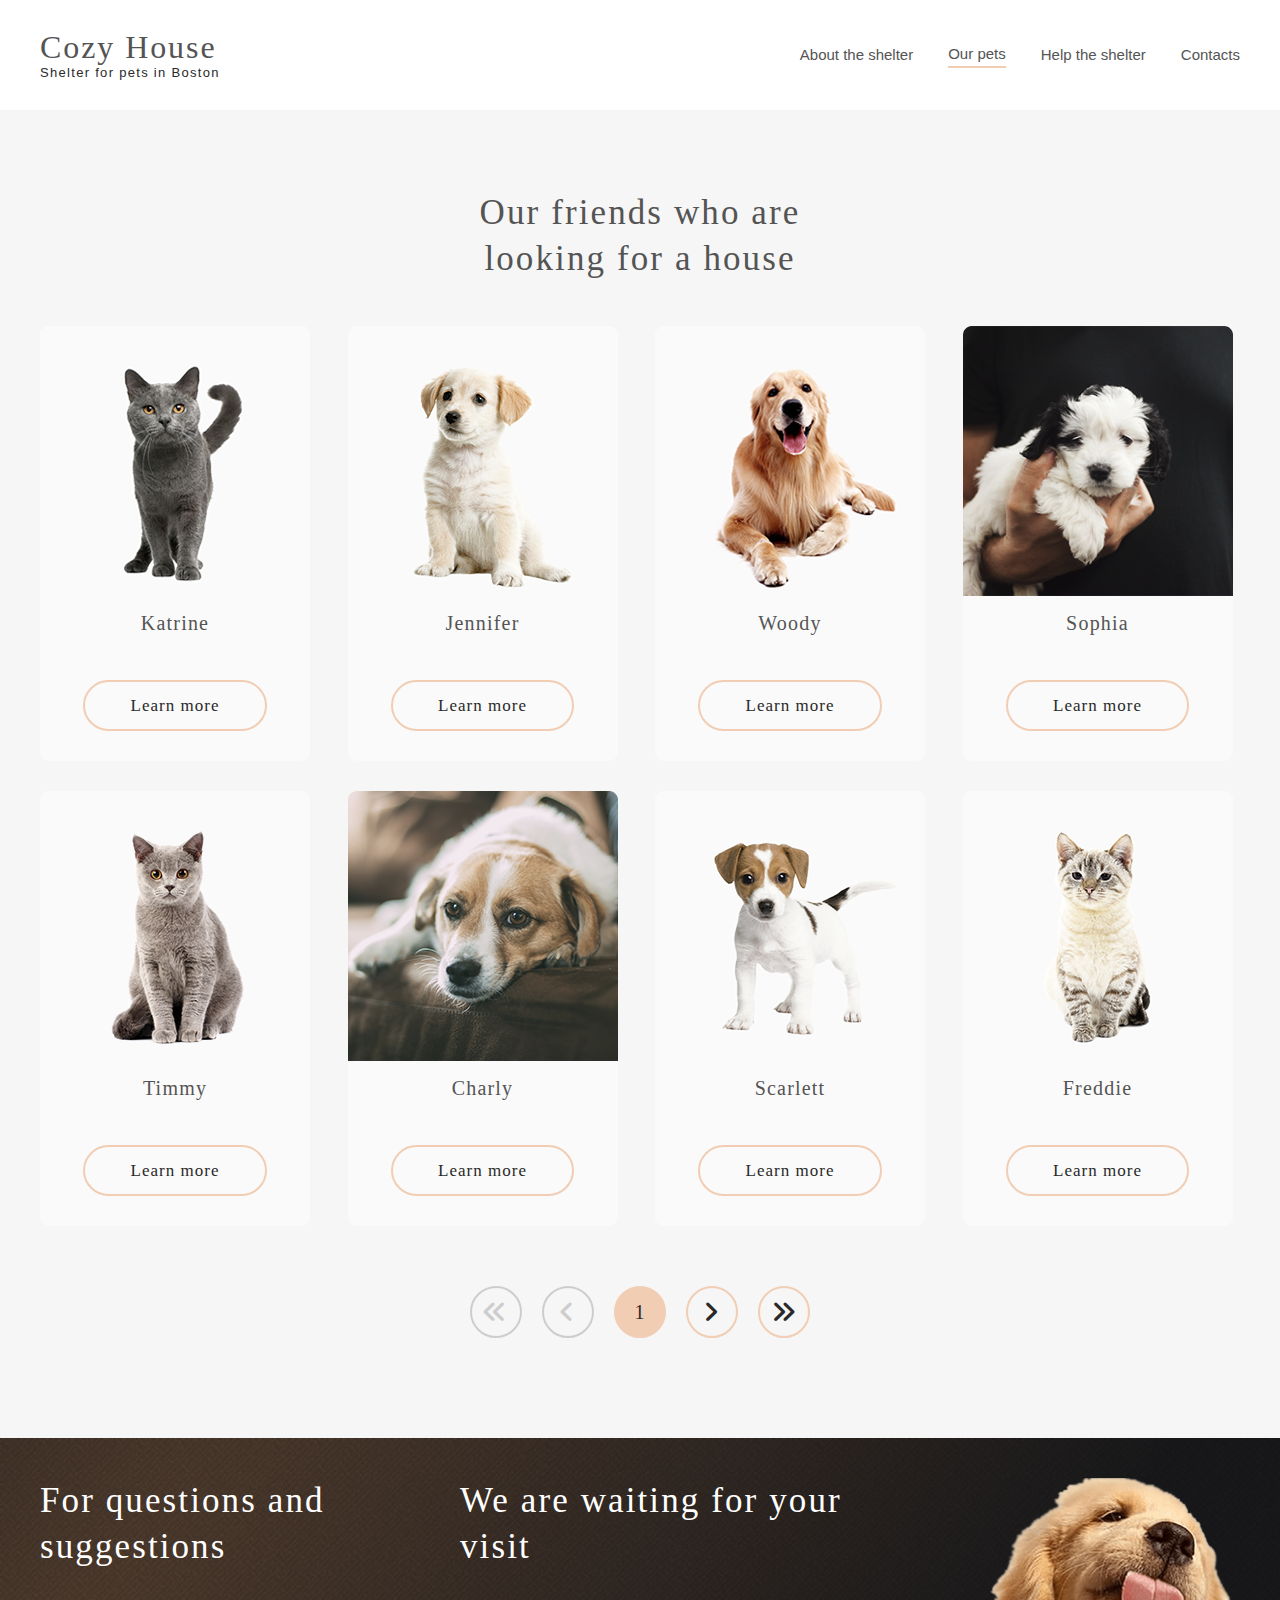
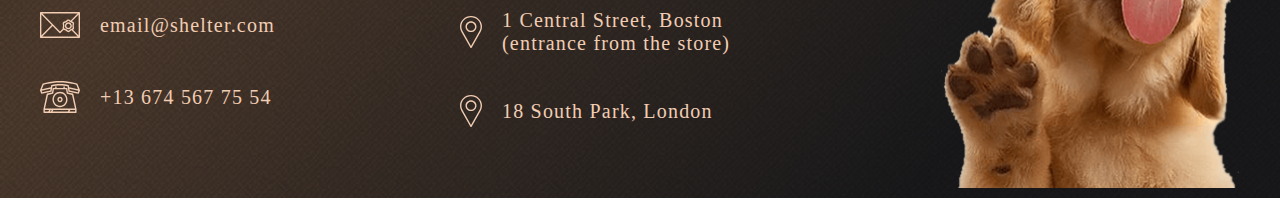
<file: pages/pets/index.html>
<!DOCTYPE html>
<html lang="en">
  <head>
    <meta charset="UTF-8" />
    <meta http-equiv="X-UA-Compatible" content="IE=edge" />
    <meta name="viewport" content="width=device-width, initial-scale=1.0" />
    <link
      rel="stylesheet"
      href="https://cdnjs.cloudflare.com/ajax/libs/font-awesome/6.1.1/css/all.min.css"
    />
    <link rel="stylesheet" href="style.css" />
    <title>Our pets</title>
  </head>
  <body>
    <header>
      <div class="container">
        <div class="header__wrapper">
          <nav>
            <div class="nav__logo">
              <h1>Cozy House</h1>
              <p>Shelter for pets in Boston</p>
            </div>
            <div class="header__menu_btn"><i class="fa-solid fa-bars"></i></div>
            <ul class="nav__list">
              <li><a href="../../index.html">About the shelter</a></li>
              <li><a href="#!" class="active">Our pets</a></li>
              <li><a href="#!">Help the shelter</a></li>
              <li><a href="#footer">Contacts</a></li>
            </ul>
          </nav>
        </div>
      </div>
    </header>

    <section class="pets">
      <div class="container">
        <div class="pets__wrapper">
          <div class="pets__wrapper_title">
            <h2>Our friends who are looking for a house</h2>
          </div>
          <div class="cards_wrapper">
              <div class="card__item"><div class="card">
                <img
                  src="../../assets/images/pets-katrine .png"
                  alt="pets-katrine1"
                />
                <span>Katrine</span>
                <a href="#popup-pets1" class="card__link open-popup1"
                  >Learn more</a
                >
              </div></div>

              <div class="card__item"><div class="card">
                <img
                  src="../../assets/images/pets-jennifer.png"
                  alt="pets-katrine"
                />
                <span>Jennifer</span>
                <a href="#popup-pets2" class="card__link open-popup1"
                  >Learn more</a
                >
              </div></div>

              <div class="card__item"><div class="card">
                <img
                  src="../../assets/images/pets-woody.png"
                  alt="pets-katrine"
                />
                <span>Woody</span>
                <a href="#popup-pets3" class="card__link open-popup1"
                  >Learn more</a
                >
              </div></div>

              <div class="card__item"><div class="card">
                <img
                  src="../../assets/images/pets-katrine.png"
                  alt="pets-katrine"
                />
                <span>Sophia</span>
                <a href="#popup-pets4" class="card__link open-popup1"
                  >Learn more</a
                >
              </div></div>

              <div class="card__item"><div class="card">
                <img
                  src="../../assets/images/pets-timmy.png"
                  alt="pets-katrine"
                />
                <span>Timmy</span>
                <a href="#popup-pets5" class="card__link open-popup1"
                  >Learn more</a
                >
              </div></div>

              <div class="card__item"><div class="card">
                <img
                  src="../../assets/images/pets-charly.png"
                  alt="pets-katrine"
                />
                <span>Charly</span>
                <a href="#popup-pets6" class="card__link open-popup1"
                  >Learn more</a
                >
              </div></div>

              <div class="card__item"><div class="card">
                <img
                  src="../../assets/images/pets-scarlet.png"
                  alt="pets-katrine"
                />
                <span>Scarlett</span>
                <a href="#popup-pets7" class="card__link open-popup1"
                  >Learn more</a
                >
              </div></div>

              <div class="card__item"><div class="card">
                <img
                  src="../../assets/images/pets-katrine1 .png"
                  alt="pets-katrine"
                />
                <span>Freddie</span>
                <a href="#popup-pets8" class="card__link open-popup1"
                  >Learn more</a
                >
              </div></div>
          </div>

          <div id="popup-pets1">
            <div class="popup-inner">
              <img src="../../assets/images/pets-katrine .png" alt="popup_img" />
              <div class="popup-content">
                <h3>Katrine</h3>
                <h6>Cat - British Shorthair</h6>
                <p>
                  Katrine is a beautiful girl. She is as soft as the finest
                  velvet with a thick lush fur. Will love you until the last
                  breath she takes as long as you are the one. She is picky
                  about her affection. She loves cuddles and to stretch into
                  your hands for a deeper relaxations.
                </p>
                <ul class="popup-content-list">
                  <li><span>Age: </span>2 months</li>
                  <li><span>Inoculations: </span>none</li>
                  <li><span>Diseases: </span>none</li>
                  <li><span>Parasites: </span>none</li>
                </ul>
              </div>
              <a href="#!" class="popup-close"
                ><i class="fa-solid fa-xmark"></i
              ></a>
            </div>
          </div>

          <div id="popup-pets2">
            <div class="popup-inner">
              <img src="../../assets/images/pets-jennifer.png" alt="popup_img" />
              <div class="popup-content">
                <h3>Jennifer</h3>
                <h6>Dog - Labrador</h6>
                <p>
                  Jennifer is a sweet 2 months old Labrador that is patiently waiting to find a new forever home. This girl really enjoys being able to go outside to run and play, but won't hesitate to play up a storm in the house if she has all of her favorite toys.
                </p>
                <ul class="popup-content-list">
                  <li><span>Age: </span>2 months</li>
                  <li><span>Inoculations: </span>none</li>
                  <li><span>Diseases: </span>none</li>
                  <li><span>Parasites: </span>none</li>
                </ul>
              </div>
              <a href="#!" class="popup-close"
                ><i class="fa-solid fa-xmark"></i
              ></a>
            </div>
          </div>

          <div id="popup-pets3">
            <div class="popup-inner">
              <img src="../../assets/images/pets-woody.png" alt="popup_img" />
              <div class="popup-content">
                <h3>Woody</h3>
                <h6>Dog - Golden Retriever</h6>
                <p>
                  Woody is a handsome 3 1/2 year old boy. Woody does know basic commands and is a smart pup. Since he is on the stronger side, he will learn a lot from your training. Woody will be happier when he finds a new family that can spend a lot of time with him.
                </p>
                <ul class="popup-content-list">
                  <li><span>Age: </span>3 1/2 year old</li>
                  <li><span>Inoculations: </span>none</li>
                  <li><span>Diseases: </span>none</li>
                  <li><span>Parasites: </span>none</li>
                </ul>
              </div>
              <a href="#!" class="popup-close"
                ><i class="fa-solid fa-xmark"></i
              ></a>
            </div>
          </div>

          <div id="popup-pets4">
            <div class="popup-inner">
              <img src="../../assets/images/pets-katrine.png" alt="popup_img" />
              <div class="popup-content">
                <h3>Sophia</h3>
                <h6>Dog - Shih tzu</h6>
                <p>
                  Sophia here and I'm looking for my forever home to live out the best years of my life. I am full of energy. Everyday I'm learning new things, like how to walk on a leash, go potty outside, bark and play with toys and I still need some practice.
                </p>
                <ul class="popup-content-list">
                  <li><span>Age: </span>2 months</li>
                  <li><span>Inoculations: </span>none</li>
                  <li><span>Diseases: </span>none</li>
                  <li><span>Parasites: </span>none</li>
                </ul>
              </div>
              <a href="#!" class="popup-close"
                ><i class="fa-solid fa-xmark"></i
              ></a>
            </div>
          </div>

          <div id="popup-pets5">
            <div class="popup-inner">
              <img src="../../assets/images/pets-timmy.png" alt="popup_img" />
              <div class="popup-content">
                <h3>Timmy</h3>
                <h6>Cat - British Shorthair</h6>
                <p>
                  Timmy is an adorable grey british shorthair male. He loves to play and snuggle. He is neutered and up to date on age appropriate vaccinations. He can be chatty and enjoys being held. Timmy has a lot to say and wants a person to share his thoughts with.
                </p>
                <ul class="popup-content-list">
                  <li><span>Age: </span>2 months</li>
                  <li><span>Inoculations: </span>none</li>
                  <li><span>Diseases: </span>none</li>
                  <li><span>Parasites: </span>none</li>
                </ul>
              </div>
              <a href="#!" class="popup-close"
                ><i class="fa-solid fa-xmark"></i
              ></a>
            </div>
          </div>

          <div id="popup-pets6">
            <div class="popup-inner">
              <img src="../../assets/images/pets-charly.png" alt="popup_img" />
              <div class="popup-content">
                <h3>Charly</h3>
                <h6>Dog - Jack Russell Terrier </h6>
                <p>
                  This cute boy, Charly, is three years old and he likes adults and kids. He isn’t fond of many other dogs, so he might do best in a single dog home. Charly has lots of energy, and loves to run and play. We think a fenced yard would make him very happy.
                </p>
                <ul class="popup-content-list">
                  <li><span>Age: </span>3 year old</li>
                  <li><span>Inoculations: </span>none</li>
                  <li><span>Diseases: </span>none</li>
                  <li><span>Parasites: </span>none</li>
                </ul>
              </div>
              <a href="#!" class="popup-close"
                ><i class="fa-solid fa-xmark"></i
              ></a>
            </div>
          </div>

          <div id="popup-pets7">
            <div class="popup-inner">
              <img src="../../assets/images/pets-scarlet.png" alt="popup_img" />
              <div class="popup-content">
                <h3>Scarlett</h3>
                <h6>Dog - Jack Russell Terrier</h6>
                <p>
                  Scarlett is a happy, playful girl who will make you laugh and smile. She forms a bond quickly and will make a loyal companion and a wonderful family dog or a good companion for a single individual too since she likes to hang out and be with her human.
                </p>
                <ul class="popup-content-list">
                  <li><span>Age: </span>2 months</li>
                  <li><span>Inoculations: </span>none</li>
                  <li><span>Diseases: </span>none</li>
                  <li><span>Parasites: </span>none</li>
                </ul>
              </div>
              <a href="#!" class="popup-close"
                ><i class="fa-solid fa-xmark"></i
              ></a>
            </div>
          </div>

          <div id="popup-pets8">
            <div class="popup-inner">
              <img src="../../assets/images/pets-katrine1 .png" alt="popup_img" />
              <div class="popup-content">
                <h3>Freddie</h3>
                <h6>Cat - British Shorthair</h6>
                <p>
                  Freddie is a little shy at first, but very sweet when he warms up. He likes playing with shoe strings and bottle caps. He is quick to learn the rhythms of his human’s daily life. Freddie has bounced around a lot in his life, and is looking to find his forever home.
                </p>
                <ul class="popup-content-list">
                  <li><span>Age: </span>2 months</li>
                  <li><span>Inoculations: </span>none</li>
                  <li><span>Diseases: </span>none</li>
                  <li><span>Parasites: </span>none</li>
                </ul>
              </div>
              <a href="#!" class="popup-close"
                ><i class="fa-solid fa-xmark"></i
              ></a>
            </div>
          </div>
          <div class="pagination">
            <div class="pagination__wrapper">
              <div class="pagination_btn">
                <i class="fa-solid fa-angles-left"></i>
              </div>
              <div class="pagination_btn">
                <i class="fa-solid fa-angle-left"></i>
              </div>
              <div class="pagination_btn">1</div>
              <div class="pagination_btn">
                <i class="fa-solid fa-angle-right"></i>
              </div>
              <div class="pagination_btn">
                <i class="fa-solid fa-angles-right"></i>
              </div>
            </div>
          </div>
        </div>
      </div>
    </section>

    <footer id="footer">
      <div class="container">
        <div class="footer__wrapper">
          <div class="footer__lists">
            <ul class="footer__list_contacts">
              <h3>For questions and suggestions</h3>
              <li>
                <a href="mailto:email@shelter.com"
                  ><svg
                    width="40"
                    height="32"
                    viewBox="0 0 40 32"
                    fill="none"
                    xmlns="http://www.w3.org/2000/svg"
                  >
                    <path
                      d="M39.315 3H0.684964C0.5033 3 0.329077 3.07325 0.200621 3.20362C0.0721657 3.334 0 3.51084 0 3.69522V28.3048C0 28.4892 0.0721657 28.666 0.200621 28.7964C0.329077 28.9268 0.5033 29 0.684964 29H39.315C39.4967 29 39.6709 28.9268 39.7994 28.7964C39.9278 28.666 40 28.4892 40 28.3048V3.69522C40 3.51084 39.9278 3.334 39.7994 3.20362C39.6709 3.07325 39.4967 3 39.315 3ZM32.5774 18.0331C32.6846 18.5259 32.7954 19.0355 32.6513 19.2882C32.4966 19.5596 31.9966 19.7173 31.5131 19.8699C31.1316 19.9902 30.7373 20.1147 30.3857 20.3212C30.0461 20.5206 29.7523 20.8001 29.4683 21.0704C29.0772 21.4426 28.7079 21.794 28.374 21.794C28.04 21.794 27.6706 21.4425 27.2797 21.0704C26.9956 20.8001 26.7018 20.5205 26.3622 20.3212C26.0107 20.1147 25.6163 19.9903 25.2348 19.8699C24.7513 19.7173 24.2513 19.5596 24.0967 19.2882C23.9526 19.0355 24.0633 18.5259 24.1705 18.0331C24.2584 17.6285 24.3493 17.2103 24.3493 16.7821C24.3493 16.354 24.2584 15.9356 24.1705 15.5311C24.0633 15.0383 23.9526 14.5288 24.0967 14.2759C24.2513 14.0046 24.7513 13.8468 25.2348 13.6942C25.6163 13.5739 26.0107 13.4494 26.3622 13.243C26.7018 13.0435 26.9956 12.764 27.2797 12.4937C27.6706 12.1216 28.04 11.7701 28.374 11.7701C28.7079 11.7701 29.0773 12.1216 29.4683 12.4937C29.7523 12.764 30.0461 13.0435 30.3857 13.243C30.7373 13.4493 31.1316 13.5738 31.5131 13.6941C31.9966 13.8467 32.4966 14.0045 32.6512 14.2758C32.7954 14.5286 32.6846 15.0381 32.5774 15.5309C32.4895 15.9354 32.3986 16.3537 32.3986 16.7819C32.3986 17.2102 32.4895 17.6286 32.5774 18.0331ZM30.5975 11.6608C30.5345 11.6024 30.4705 11.5416 30.4053 11.4795C29.8904 10.9896 29.2497 10.3798 28.374 10.3798C27.4982 10.3798 26.8574 10.9896 26.3426 11.4795C26.1045 11.7061 25.8796 11.9201 25.6761 12.0396C25.4574 12.168 25.1518 12.2645 24.8281 12.3666C24.1275 12.5876 23.3336 12.8381 22.9109 13.5797C22.5001 14.3004 22.6768 15.1134 22.8328 15.8307C22.9081 16.1777 22.9794 16.5055 22.9794 16.7821C22.9794 17.0587 22.9081 17.3866 22.8328 17.7336C22.6975 18.3556 22.5473 19.0496 22.7775 19.693L19.9997 22.5464L2.32449 4.39044H37.6748L30.5975 11.6608ZM11.7007 16L1.36993 26.6116V5.38812L11.7007 16ZM12.6635 16.989L19.5124 24.0242C19.5761 24.0896 19.6519 24.1416 19.7356 24.177C19.8192 24.2125 19.9089 24.2308 19.9996 24.2308C20.0902 24.2308 20.18 24.2125 20.2636 24.177C20.3472 24.1416 20.4231 24.0896 20.4868 24.0242L23.6841 20.7398C24.044 20.9494 24.4495 21.0781 24.8281 21.1976C25.1518 21.2998 25.4575 21.3962 25.6761 21.5245C25.8796 21.644 26.1044 21.8581 26.3426 22.0846C26.8574 22.5746 27.4982 23.1844 28.374 23.1844C29.2496 23.1844 29.8904 22.5746 30.4053 22.0846C30.6434 21.858 30.8682 21.644 31.0718 21.5244C31.2043 21.4466 31.3691 21.3806 31.5502 21.3179L37.675 27.6094H2.32431L12.6635 16.989ZM32.9664 20.7946C33.3117 20.6108 33.6223 20.3612 33.8371 19.9846C34.2479 19.2639 34.0711 18.4508 33.9151 17.7336C33.8398 17.3866 33.7686 17.0587 33.7686 16.7821C33.7686 16.5055 33.8398 16.1777 33.9151 15.8307C34.0711 15.1134 34.2479 14.3005 33.837 13.5797C33.4142 12.8381 32.6203 12.5876 31.9197 12.3666L31.8559 12.3463L38.6301 5.38738V26.6122L32.9664 20.7946Z"
                      fill="#F1CDB3"
                    />
                    <path
                      d="M28.374 13.2424C26.451 13.2424 24.8865 14.8302 24.8865 16.782C24.8865 18.7337 26.451 20.3215 28.374 20.3215C30.297 20.3215 31.8614 18.7337 31.8614 16.782C31.8614 14.8302 30.2969 13.2424 28.374 13.2424ZM28.374 18.9311C27.2064 18.9311 26.2564 17.967 26.2564 16.782C26.2564 15.5969 27.2063 14.6328 28.374 14.6328C29.5416 14.6328 30.4915 15.5969 30.4915 16.782C30.4915 17.967 29.5415 18.9311 28.374 18.9311Z"
                      fill="#F1CDB3"
                    /></svg
                  ><span>email@shelter.com</span></a
                >
              </li>
              <li>
                <a href="tel:+13 674 567 75 54">
                  <svg
                    width="40"
                    height="32"
                    viewBox="0 0 40 32"
                    fill="none"
                    xmlns="http://www.w3.org/2000/svg"
                  >
                    <path
                      d="M39.9461 8.89543L37.5102 2.9049C37.4685 2.80251 37.4043 2.71139 37.3226 2.63868C37.2408 2.56598 37.1437 2.51367 37.0389 2.48585L34.111 1.70799C25.5388 -0.569376 14.4609 -0.569281 5.88906 1.70799L2.96105 2.48585C2.85626 2.51367 2.75918 2.56598 2.67743 2.63868C2.59568 2.71139 2.53147 2.80251 2.48984 2.9049L0.0539764 8.89543C-0.0131281 9.06038 -0.0178273 9.24503 0.0407965 9.41333L1.01509 12.2089C1.07166 12.3713 1.18339 12.5075 1.32986 12.5925C1.47633 12.6775 1.64776 12.7056 1.8128 12.6717L11.0692 10.7747C11.2084 10.7462 11.3359 10.675 11.4348 10.5706C11.5337 10.4661 11.5993 10.3334 11.623 10.19L12.4245 5.32594C16.8365 4.18994 23.1635 4.18994 27.5753 5.32594L28.3769 10.19C28.4006 10.3335 28.4662 10.4663 28.5651 10.5707C28.664 10.6751 28.7915 10.7463 28.9307 10.7748L38.187 12.6718C38.352 12.7056 38.5234 12.6774 38.6699 12.5924C38.8164 12.5075 38.9281 12.3714 38.9848 12.209L39.9592 9.41343C40.0178 9.2451 40.0131 9.06043 39.9461 8.89543ZM2.13193 11.1412L1.63183 9.70624L10.5973 7.78606L10.321 9.46295L2.13193 11.1412ZM11.6222 4.0568C11.4935 4.09314 11.3777 4.16636 11.2883 4.26784C11.1989 4.36933 11.1396 4.49486 11.1174 4.62969L10.848 6.26453L1.85991 8.1896L3.65015 3.78707L6.2409 3.09877C14.5991 0.878304 25.4007 0.878208 33.7593 3.09877L36.35 3.78707L38.1403 8.1896L29.1522 6.26453L28.8828 4.62969C28.8606 4.49487 28.8013 4.36936 28.7119 4.26788C28.6224 4.1664 28.5066 4.09318 28.378 4.0568C23.6016 2.70615 16.3984 2.70615 11.6222 4.0568ZM37.8681 11.1412L29.6792 9.46295L29.4028 7.78606L38.3682 9.70624L37.8681 11.1412Z"
                      fill="#F1CDB3"
                    />
                    <path
                      d="M33.2901 13.1186C33.261 12.9842 33.1948 12.8612 33.0995 12.7643C33.0041 12.6673 32.8836 12.6005 32.7522 12.5717L27.9776 11.526L27.3764 7.51395C27.351 7.34431 27.2672 7.18959 27.1401 7.07781C27.013 6.96603 26.851 6.90458 26.6835 6.90458H24.814V5.96398C24.814 5.56724 24.5002 5.2456 24.1129 5.2456C23.7257 5.2456 23.4119 5.56724 23.4119 5.96398V6.90458H16.5882V5.96398C16.5882 5.56724 16.2744 5.2456 15.8871 5.2456C15.4999 5.2456 15.1861 5.56724 15.1861 5.96398V6.90458H13.3166C13.1491 6.90458 12.9871 6.96603 12.86 7.07781C12.7329 7.18959 12.6491 7.34431 12.6237 7.51395L12.0224 11.526L7.24791 12.5717C7.11654 12.6005 6.996 12.6673 6.90063 12.7643C6.80527 12.8612 6.73908 12.9842 6.70996 13.1186L3.46796 28.0878C3.45692 28.1389 3.45134 28.1911 3.45132 28.2434V31.2816C3.45132 31.4721 3.52519 31.6549 3.65666 31.7896C3.78814 31.9243 3.96645 32 4.15239 32H35.8477C36.0336 32 36.212 31.9243 36.3434 31.7896C36.4749 31.6549 36.5488 31.4721 36.5488 31.2816V28.2434C36.5488 28.1911 36.5432 28.1389 36.5321 28.0878L33.2901 13.1186ZM7.98131 13.8802L12.7885 12.8273C12.9276 12.7968 13.0544 12.7238 13.152 12.6178C13.2496 12.5118 13.3134 12.3779 13.335 12.2338L13.9183 8.34134H26.0819L26.6651 12.2338C26.6867 12.3779 26.7505 12.5118 26.8481 12.6178C26.9457 12.7238 27.0725 12.7968 27.2115 12.8273L32.0189 13.8802L34.9741 27.5251H5.0261L7.98131 13.8802ZM11.7966 28.9618L10.8935 30.5632H9.82782L10.7309 28.9618H11.7966ZM13.416 28.9618H28.6721L27.769 30.5632H12.513L13.416 28.9618ZM4.85345 28.9618H9.11142L8.20836 30.5632H4.85345V28.9618ZM29.3885 30.5632L30.2916 28.9618H35.1466V30.5632H29.3885Z"
                      fill="#F1CDB3"
                    />
                    <path
                      d="M20 26.1606C24.1492 26.1606 27.5248 22.7016 27.5248 18.45C27.5248 14.1983 24.1492 10.7393 20 10.7393C15.8509 10.7393 12.4753 14.1983 12.4753 18.45C12.4753 22.7016 15.8509 26.1606 20 26.1606ZM20 12.1761C23.3761 12.1761 26.1227 14.9905 26.1227 18.45C26.1227 21.9094 23.3761 24.7238 20 24.7238C16.624 24.7238 13.8774 21.9094 13.8774 18.45C13.8774 14.9905 16.624 12.1761 20 12.1761Z"
                      fill="#F1CDB3"
                    />
                    <path
                      d="M20 21.1847C21.4717 21.1847 22.6691 19.9578 22.6691 18.4497C22.6691 16.9416 21.4717 15.7147 20 15.7147C18.5283 15.7147 17.3309 16.9416 17.3309 18.4497C17.3309 19.9578 18.5283 21.1847 20 21.1847ZM20 17.1514C20.6987 17.1514 21.267 17.7338 21.267 18.4497C21.267 19.1656 20.6987 19.7479 20 19.7479C19.3014 19.7479 18.733 19.1656 18.733 18.4497C18.733 17.7339 19.3014 17.1514 20 17.1514Z"
                      fill="#F1CDB3"
                    /></svg
                  ><span>+13 674 567 75 54</span>
                </a>
              </li>
            </ul>
            <ul class="footer__list_geo">
              <h3>We are waiting for your visit</h3>

              <li>
                <a href="#!">
                  <svg
                    width="22"
                    height="32"
                    viewBox="0 0 22 32"
                    fill="none"
                    xmlns="http://www.w3.org/2000/svg"
                  >
                    <path
                      d="M11 0C4.93475 0 3.05176e-05 4.78519 3.05176e-05 10.6667C3.05176e-05 12.4323 0.455262 14.1829 1.32067 15.7357L10.3985 31.6562C10.5193 31.8685 10.7496 32 11 32C11.2504 32 11.4807 31.8685 11.6016 31.6562L20.6827 15.7304C21.5448 14.1829 22 12.4323 22 10.6666C22 4.78519 17.0653 0 11 0ZM19.4762 15.0905L11 29.9557L2.52717 15.0964C1.7732 13.7435 1.37507 12.2116 1.37507 10.6667C1.37507 5.52019 5.69278 1.33337 11 1.33337C16.3073 1.33337 20.625 5.52025 20.625 10.6667C20.625 12.2116 20.2269 13.7435 19.4762 15.0905Z"
                      fill="#F1CDB3"
                    />
                    <path
                      d="M11 5.33329C7.9674 5.33329 5.50008 7.72586 5.50008 10.6666C5.50008 13.6074 7.9674 16 11 16C14.0327 16 16.5 13.6074 16.5 10.6667C16.5 7.72592 14.0327 5.33329 11 5.33329ZM11 14.6667C8.72537 14.6667 6.87505 12.8724 6.87505 10.6667C6.87505 8.46092 8.72537 6.66667 11 6.66667C13.2747 6.66667 15.125 8.46092 15.125 10.6667C15.125 12.8724 13.2747 14.6667 11 14.6667Z"
                      fill="#F1CDB3"
                    /></svg
                  ><span
                    >1 Central Street, Boston (entrance from the store)</span
                  >
                </a>
              </li>
              <li>
                <a href="#!">
                  <svg
                    width="22"
                    height="32"
                    viewBox="0 0 22 32"
                    fill="none"
                    xmlns="http://www.w3.org/2000/svg"
                  >
                    <path
                      d="M11 0C4.93475 0 3.05176e-05 4.78519 3.05176e-05 10.6667C3.05176e-05 12.4323 0.455262 14.1829 1.32067 15.7357L10.3985 31.6562C10.5193 31.8685 10.7496 32 11 32C11.2504 32 11.4807 31.8685 11.6016 31.6562L20.6827 15.7304C21.5448 14.1829 22 12.4323 22 10.6666C22 4.78519 17.0653 0 11 0ZM19.4762 15.0905L11 29.9557L2.52717 15.0964C1.7732 13.7435 1.37507 12.2116 1.37507 10.6667C1.37507 5.52019 5.69278 1.33337 11 1.33337C16.3073 1.33337 20.625 5.52025 20.625 10.6667C20.625 12.2116 20.2269 13.7435 19.4762 15.0905Z"
                      fill="#F1CDB3"
                    />
                    <path
                      d="M11 5.33329C7.9674 5.33329 5.50008 7.72586 5.50008 10.6666C5.50008 13.6074 7.9674 16 11 16C14.0327 16 16.5 13.6074 16.5 10.6667C16.5 7.72592 14.0327 5.33329 11 5.33329ZM11 14.6667C8.72537 14.6667 6.87505 12.8724 6.87505 10.6667C6.87505 8.46092 8.72537 6.66667 11 6.66667C13.2747 6.66667 15.125 8.46092 15.125 10.6667C15.125 12.8724 13.2747 14.6667 11 14.6667Z"
                      fill="#F1CDB3"
                    /></svg
                  ><span>18 South Park, London </span>
                </a>
              </li>
            </ul>
          </div>
          <div class="footer_img">
            <img src="../../assets/images/footer-puppy.png" alt="f_bg" />
          </div>
        </div>
      </div>
    </footer>

    <script src="script.js"></script>
  </body>
</html>
</file>
<file: style.css>
* {
  margin: 0;
  padding: 0;
  box-sizing: border-box;
  list-style: none;
  text-decoration: none;
  transition: all 0.5s linear;
  scroll-behavior: smooth;
}
body {
  min-width: 460px;
}

.container {
  max-width: 1280px;
  /* width: 100%; */
  height: 100%;
  margin: 0 auto;
  padding: 0 40px;
}

header {
  background: url(assets/images/Start\ screen.jpg);
  background-size: cover;
  background-repeat: no-repeat;
  height: 870px;
  width: 100%;
}

nav {
  display: flex;
  justify-content: space-between;
  padding-top: 37px;
}

.nav__logo h1 {
  /* logo_title */

  font-family: "Georgia";
  font-style: normal;
  font-weight: 400;
  font-size: 32px;
  line-height: 110%;
  /* or 35px */

  display: flex;
  align-items: center;
  letter-spacing: 0.06em;

  /* color-primary */

  color: #f1cdb3;
}

.nav__logo p {
  font-family: "Arial";
  font-style: normal;
  font-weight: 400;
  font-size: 13px;
  line-height: 15px;
  display: flex;
  align-items: center;
  letter-spacing: 0.1em;
  color: #ffffff;
}

.header__menu_btn {
  display: none;
}

.header__menu {
  display: none;
}

.nav__list {
  display: flex;
}

.nav__list li {
  display: flex;
  align-items: center;
  justify-content: center;
  margin-right: 35px;
}

.nav__list li:last-child {
  margin-right: 0;
}

.nav__list li a {
  font-family: "Arial";
  font-style: normal;
  font-weight: 400;
  font-size: 15px;
  line-height: 160%;
  /* identical to box height, or 24px */
  /* color-dark-s */
  color: #cdcdcd;
}

.nav__list li .active {
  /* paragraph-l */
  font-family: "Arial";
  font-style: normal;
  font-weight: 400;
  font-size: 15px;
  line-height: 160%;
  /* identical to box height, or 24px */

  /* color-light-s */
  color: #fafafa;
  border-bottom: 2px solid #f1cdb3;
}

.header__content {
  height: 783px;
  display: flex;
  align-items: center;
  justify-content: space-between;
}

.header__content_wrapper {
  width: 30%;
}

.header__content .bg_img {
  width: 50%;
  height: 100%;
  display: flex;
  align-items: flex-end;
}

.header__content .bg_img img {
  width: 100%;
}

.header__content h3 {
  font-family: "Georgia";
  font-style: normal;
  font-weight: 400;
  font-size: 44px;
  line-height: 130%;
  /* or 57px */
  width: 310px;
  /* color-light-xl */
  color: #ffffff;
}

.header__content p {
  /* paragraph-l */
  font-family: "Arial";
  font-style: normal;
  font-weight: 400;
  font-size: 15px;
  line-height: 160%;
  /* or 24px */
  display: flex;
  align-items: center;
  /* color-dark-s */
  color: #cdcdcd;
  margin: 42px 0;
}

.header__link {
  display: flex;
  /* justify-content: center; */
}

.header__content a {
  display: inline-block;
  justify-content: start;
  align-items: center;
  font-family: "Georgia";
  font-style: normal;
  font-weight: 400;
  font-size: 17px;
  line-height: 130%;
  /* identical to box height, or 22px */
  letter-spacing: 0.06em;
  /* color-dark-3xl */
  color: #292929;
  padding: 15px 45px;
  /* color-primary */
  background: #f1cdb3;
  border-radius: 100px;
}
/* ------------------------------------ */

.about {
  background: #ffffff;
  padding: 57px 0 100px 0;
}

.about__wrapper {
  display: flex;
  align-items: center;
  justify-content: space-between;
}

.about__content {
  width: 50%;
}

.about__content h5 {
  font-family: "Georgia";
  font-style: normal;
  font-weight: 400;
  font-size: 35px;
  line-height: 130%;
  /* or 45px */
  width: 370px;
  display: flex;
  align-items: center;
  letter-spacing: 0.06em;
  /* color-dark-l */
  color: #545454;
}

.about__content .about__desc1 {
  font-family: "Arial";
  font-style: normal;
  font-weight: 400;
  font-size: 15px;
  line-height: 160%;
  color: #4c4c4c;
  margin: 25px 0;
}

.about__content .about__desc2 {
  font-family: "Arial";
  font-style: normal;
  font-weight: 400;
  font-size: 15px;
  line-height: 160%;
  display: flex;
  align-items: center;
  color: #4c4c4c;
}

.pets {
  padding: 80px 0 100px 0;
  background: #f6f6f6;
}

/* .pets__wrapper{
    display: flex;
    flex-direction: column;
    align-items: center;
    justify-content: center;
} */

.pets__wrapper h3 {
  font-family: "Georgia";
  font-style: normal;
  font-weight: 400;
  font-size: 35px;
  line-height: 130%;
  width: 400px;
  display: flex;
  flex-direction: column;
  align-items: center;
  text-align: center;
  letter-spacing: 0.06em;
  color: #545454;
  margin: 0 auto;
}

.pets__wrapper .card {
  width: 270px;
  height: 435px;
  background: #fafafa;
  border-radius: 9px;
  display: flex;
  flex-direction: column;
  align-items: center;
  justify-content: space-between;
}

.pets__wrapper .card span {
  font-family: "Georgia";
  font-style: normal;
  font-weight: 400;
  font-size: 20px;
  line-height: 23px;
  display: flex;
  align-items: center;
  text-align: center;
  letter-spacing: 0.06em;
  color: #545454;
  display: block;
}

.pets__wrapper .card .card__link {
  font-family: "Georgia";
  font-style: normal;
  font-weight: 400;
  font-size: 17px;
  line-height: 100%;
  letter-spacing: 0.06em;
  color: #292929;

  display: flex;
  align-items: center;
  justify-content: center;
  padding: 15px 45px;
  border: 2px solid #f1cdb3;
  box-sizing: border-box;
  border-radius: 100px;
  margin-bottom: 30px;
  margin-top: 30px;
}

.pets__wrapper .card .card__link:hover {
  background: #fddcc4;
}

/* --slider-start--  */

.swiper {
  width: 100%;
  height: 100%;
  margin-top: 60px;
}

.swiper-slide {
  text-align: center;
  font-size: 18px;

  display: -webkit-box;
  display: -ms-flexbox;
  display: -webkit-flex;
  display: flex;
  -webkit-box-pack: center;
  -ms-flex-pack: center;
  -webkit-justify-content: center;
  justify-content: center;
  -webkit-box-align: center;
  -ms-flex-align: center;
  -webkit-align-items: center;
  align-items: center;
}

.swiper-slide img {
  display: block;
  width: 100%;
  height: 100%;
  object-fit: cover;
}

.swiper-button-next:after,
.swiper-rtl .swiper-button-prev:after {
  content: "";
}

.swiper-button-prev:after,
.swiper-rtl .swiper-button-next:after {
  content: "";
}
.swiper-button-prev ,
.swiper-button-next{
  display: flex;
  align-items: center;
  padding: 23px 19px;
  width: 52px;
  height: 52px;
  border: 2px solid #f1cdb3;
  box-sizing: border-box;
  border-radius: 100px;
  color: #292929;
}

/* --slider-end--  */

.pets__link a {
  font-family: "Georgia";
  font-style: normal;
  font-weight: 400;
  font-size: 17px;
  line-height: 130%;
  letter-spacing: 0.06em;
  color: #292929;

  display: flex;
  flex-direction: column;
  align-items: center;
  padding: 15px 45px;
  background: #f1cdb3;
  border-radius: 100px;
}

#popup-pets1,
#popup-pets2,
#popup-pets3 {
  position: fixed;
  width: 100%;
  height: 100vh;
  top: 0;
  left: 0;
  background-color: rgba(0, 0, 0, 0.7);
  display: flex;
  justify-content: center;
  align-items: center;
  opacity: 0;
  visibility: hidden;
  z-index: 1;
}

#popup-pets1:target,
#popup-pets2:target,
#popup-pets3:target {
  opacity: 1;
  visibility: visible;
}

.popup-inner {
  position: relative;
  background: #fafafa;
  border-radius: 9px;
  max-width: 900px;
  min-height: 500px;
  display: flex;
  transform: scale(0);
  transition: all 0.7s ease;
}

#popup-pets1:target .popup-inner,
#popup-pets2:target .popup-inner,
#popup-pets3:target .popup-inner {
  transform: scale(1);
}

.popup-inner img {
  width: 500px;
  height: 500px;
}

.popup-content {
  margin-top: 50px;
  margin-left: 20px;
  margin-right: 20px;
}

.popup-content h3 {
  font-family: "Georgia";
  font-style: normal;
  font-weight: 400;
  font-size: 35px;
  line-height: 130%;
  letter-spacing: 0.06em;
  color: #000000;
}

.popup-content h6 {
  font-family: "Georgia";
  font-style: normal;
  font-weight: 400;
  font-size: 20px;
  line-height: 115%;
  letter-spacing: 0.06em;
  color: #000000;
  margin-top: 10px;
}

.popup-content p {
  font-family: "Georgia";
  font-style: normal;
  font-weight: 400;
  font-size: 15px;
  line-height: 110%;
  letter-spacing: 0.06em;
  color: #000000;
  margin-top: 40px;
  margin-bottom: 40px;
}

.popup-content-list li span {
  font-family: "Georgia";
  font-style: normal;
  font-weight: 700;
  font-size: 15px;
  line-height: 110%;
  letter-spacing: 0.06em;
  color: #000000;
}

.popup-content-list li {
  font-weight: 400;
}

.popup-close {
  position: absolute;
  top: -50px;
  right: -50px;
  width: 52px;
  height: 52px;
  border: 2px solid #f1cdb3;
  box-sizing: border-box;
  border-radius: 100px;
  display: flex;
  align-items: center;
  justify-content: center;
  color: #000000;
  text-decoration: none;
}

.pets__link {
  display: flex;
  justify-content: center;
  margin-top: 60px;
}

.help_content h3 {
  width: 100%;
  font-family: "Georgia";
  font-style: normal;
  font-weight: 400;
  font-size: 35px;
  line-height: 130%;
  display: flex;
  align-items: center;
  text-align: center;
  letter-spacing: 0.06em;
  color: #545454;
}

.help_content__wrapper {
  display: flex;
  justify-content: center;
  flex-wrap: wrap;
  margin-top: 80px;
  margin-bottom: 100px;
}

.help_content__wrapper h3 {
  display: flex;
  justify-content: center;
}

.help_content__wrapper .card {
  width: 20%;
  display: flex;
  flex-direction: column;
  align-items: center;
  margin-top: 55px;
}

.help_content__wrapper .card .text {
  margin-top: 30px;
  font-family: "Georgia";
  font-style: normal;
  font-weight: 400;
  font-size: 20px;
  line-height: 115%;
  display: flex;
  align-items: center;
  text-align: center;
  letter-spacing: 0.06em;
  color: #545454;
}

.donation {
  background: #f6f6f6;
  padding-top: 80px;
  padding-bottom: 100px;
}

.donation__wrapper {
  display: flex;
  justify-content: center;
  height: 260px;
}

.donation__wrapper {
  display: flex;
  align-items: center;
}

.donation__wrapper img {
  width: 100%;
}

.donation__content {
  max-width: 380px;
  display: flex;
  flex-direction: column;
  justify-content: space-between;
  margin-left: 30px;
}

.donation__content h3 {
  max-width: 300px;
  font-family: "Georgia";
  font-style: normal;
  font-weight: 400;
  font-size: 35px;
  line-height: 130%;
  display: flex;
  align-items: center;
  letter-spacing: 0.06em;
  color: #545454;
}

.donation__content h5 {
  font-family: "Georgia";
  font-style: normal;
  font-weight: 400;
  font-size: 15px;
  line-height: 110%;
  display: flex;
  align-items: center;
  letter-spacing: 0.06em;
  color: #545454;
  margin-top: 20px;
  margin-bottom: 20px;
}

.don_card {
  display: flex;
  align-items: center;
  padding: 10px 15px;
  background: #f1cdb3;
  border-radius: 9px;
  margin-top: 20px;
  margin-bottom: 20px;
}

.don_card span {
  font-family: "Georgia";
  font-style: normal;
  font-weight: 400;
  font-size: 20px;
  line-height: 115%;
  display: flex;
  align-items: center;
  letter-spacing: 0.06em;
  color: #545454;
  margin-left: 15px;
}

.don_desc {
  font-family: "Arial";
  font-style: italic;
  font-weight: 400;
  font-size: 12px;
  line-height: 18px;
  display: flex;
  align-items: center;
  color: #b2b2b2;
}

footer {
  background: url("assets/images/Footer.png");
  background-size: cover;
  background-repeat: no-repeat;
  height: 360px;
  padding-top: 40px;
}

.footer__wrapper {
  width: 100%;
  display: flex;
  justify-content: space-between;
  flex-wrap: wrap;
}

.footer__lists {
  width: 820px;
  display: flex;
  justify-content: space-between;
}

.footer__wrapper ul {
  width: 302px;
}

.footer__wrapper ul li:nth-child(2) {
  margin: 40px 0;
}

.footer__list_geo {
  width: 400px !important;
}

.footer__list_contacts h3,
.footer__list_geo h3 {
  font-family: "Georgia";
  font-style: normal;
  font-weight: 400;
  font-size: 35px;
  line-height: 130%;
  letter-spacing: 0.06em;
  color: #ffffff;
}

.footer__list_contacts li a,
.footer__list_geo li a {
  font-family: "Georgia";
  font-style: normal;
  font-weight: 400;
  font-size: 20px;
  line-height: 115%;
  letter-spacing: 0.06em;
  color: #f1cdb3;
  display: flex;
  align-items: center;
}

.footer__list_contacts li a svg,
.footer__list_geo li a svg {
  margin-right: 20px;
}

.footer__list_geo li a span {
  width: 260px;
}

/* media queries */

@media (max-width: 1090px) {
  footer {
    height: 100%;
  }

  .footer__wrapper ul {
    margin-bottom: 30px;
  }

  .footer__wrapper {
    justify-content: center;
  }

  .footer__list_geo {
    display: flex;
    flex-direction: column;
    align-items: flex-end;
  }

  .footer__list_geo h3 {
    width: 305px;
  }
}

@media (max-width: 992px) {
  #popup-pets1:target .popup-inner,
  #popup-pets2:target .popup-inner,
  #popup-pets3:target .popup-inner {
    transform: scale(1);
  }
  .popup-inner {
    max-width: 700px;
    min-height: 350px;
  }

  .popup-inner img {
    width: 400px;
    height: 450px;
  }
}

@media (max-width: 900px) {
  .header__content {
    flex-direction: column;
    max-height: 783px;
  }
  .header__content_wrapper {
    width: 460px;
    margin-top: 60px;
  }
  .header__content .bg_img {
    align-items: flex-end;
    width: 40%;
    padding-bottom: 5px;
  }

  .popup-inner {
    display: flex;
    align-items: center;
    max-width: 600px;
  }

  .popup-inner img {
    width: 350px;
    height: 350px;
  }

  .popup-content p {
    margin-top: 20px;
    margin-bottom: 20px;
  }

  .popup-content-list {
    margin-bottom: 20px;
  }

  .help_content__wrapper .card {
    width: 30%;
  }
}

@media (max-width: 768px) {
  .footer__lists {
    justify-content: space-evenly;
  }

  .footer__list_geo {
    width: 270px !important;
  }

  .footer__list_geo {
    align-items: flex-start;
  }
  .footer__list_geo h3 {
    width: 100%;
  }
}

@media (max-width: 750px) {
  .footer__lists {
    flex-direction: column;
    align-items: center;
  }

  .footer__lists ul {
    margin-bottom: 30px;
    width: 100% !important;
    display: flex;
    flex-direction: column;
    align-items: center;
  }

  .footer__list_contacts h3,
  .footer__list_geo h3 {
    text-align: center;
  }

  .header__menu_btn {
    z-index: 100;
  }

  .nav__list {
    position: fixed;
    top: 0;
    bottom: 0;
    right: -100%;
    flex-direction: column;
    justify-content: center;
    background: #292929;
    width: 70%;
    z-index: 99;
    transition: all 0.3s ease-in-out;
  }

  .nav__list.active {
    right: 0;
  }

  .nav__list li {
    margin: 25px 0;
  }

  .nav__list li a,
  .nav__list li a.active {
    font-size: 32px;
  }

  .header__menu_btn {
    display: flex;
    justify-content: center;
    align-items: center;
    position: fixed;
    right: 30px;
  }

  .header__menu_btn i {
    display: inline-block;
    font-size: 30px;
    color: #f1cdb3;
  }

  .header__menu_btn i.active {
    transform: rotate(90deg);
  }

  .header__content .bg_img {
    width: 60%;
  }

  .about__wrapper {
    flex-direction: column-reverse;
  }

  .about__content {
    width: 100%;
    margin-bottom: 50px;
  }

  .popup-inner img {
    width: 200px;
    height: 200px;
  }

  .popup-inner {
    max-width: 450px;
  }

  .donation__wrapper {
    flex-direction: column-reverse;
    height: 100%;
  }

  .donation__content {
    margin-bottom: 50px;
  }

  .don_card {
    margin: 20px 0;
  }

  .donation__content h5 {
    margin-top: 20px;
  }
}

@media (max-width: 576px) {
  .nav__list {
    width: 100%;
  }

  .header__content_wrapper {
    width: 300px !important;
  }
  .help_content__wrapper .card {
    width: 50%;
  }

  .header__content .bg_img {
    width: 70%;
  }

  .popup-inner img {
    display: none;
  }

  .popup-inner {
    width: 350px;
  }
}
</file>
<file: pages/pets/style.css>
* {
  margin: 0;
  padding: 0;
  box-sizing: border-box;
  list-style: none;
  text-decoration: none;
  transition: all 0.5s linear;
  scroll-behavior: smooth;
}
body {
  min-width: 460px;
}

.container {
  max-width: 1280px;
  /* width: 100%; */
  height: 100%;
  margin: 0 auto;
  padding: 0 40px;
}
nav {
  display: flex;
  justify-content: space-between;
  padding-top: 30px;
  padding-bottom: 30px;
}

.nav__logo h1 {
  color: #545454;
  font-family: "Georgia";
  font-style: normal;
  font-weight: 400;
  font-size: 32px;
  line-height: 110%;
  display: flex;
  align-items: center;
  letter-spacing: 0.06em;
}

.nav__logo p {
  font-family: "Arial";
  font-style: normal;
  font-weight: 400;
  font-size: 13px;
  line-height: 15px;
  display: flex;
  align-items: center;
  letter-spacing: 0.1em;
  color: #292929;
}

.header__menu_btn {
  display: none;
}

.header__menu {
  display: none;
}

.nav__list {
  display: flex;
}

.nav__list li {
  display: flex;
  align-items: center;
  justify-content: center;
  margin-right: 35px;
}

.nav__list li:last-child {
  margin-right: 0;
}

.nav__list li a {
  font-family: "Arial";
  font-style: normal;
  font-weight: 400;
  font-size: 15px;
  line-height: 160%;
  color: #545454;
}

.nav__list li .active {
  font-family: "Arial";
  font-style: normal;
  font-weight: 400;
  font-size: 15px;
  line-height: 160%;
  border-bottom: 2px solid #f1cdb3;
}

.pets {
  background: #f6f6f6;
}

.pets__wrapper {
  padding-top: 80px;
  padding-bottom: 100px;
}

.pets__wrapper_title {
  display: flex;
  justify-content: center;
  margin-bottom: 45px;
}

.pets__wrapper h2 {
  font-family: "Georgia";
  font-style: normal;
  font-weight: 400;
  font-size: 35px;
  line-height: 130%;
  display: flex;
  align-items: center;
  text-align: center;
  letter-spacing: 0.06em;
  color: #545454;
  width: 400px;
}

.pets__wrapper .card {
  width: 270px;
  height: 435px;
  background: #fafafa;
  border-radius: 9px;
  display: flex;
  flex-direction: column;
  align-items: center;
  justify-content: space-between;
}

.pets__wrapper .card span {
  font-family: "Georgia";
  font-style: normal;
  font-weight: 400;
  font-size: 20px;
  line-height: 23px;
  display: flex;
  align-items: center;
  text-align: center;
  letter-spacing: 0.06em;
  color: #545454;
  display: block;
}

.pets__wrapper .card .card__link {
  font-family: "Georgia";
  font-style: normal;
  font-weight: 400;
  font-size: 17px;
  line-height: 100%;
  letter-spacing: 0.06em;
  color: #292929;

  display: flex;
  align-items: center;
  justify-content: center;
  padding: 15px 45px;
  border: 2px solid #f1cdb3;
  box-sizing: border-box;
  border-radius: 100px;
  margin-bottom: 30px;
  margin-top: 30px;
}

.pets__wrapper .card .card__link:hover {
  background: #fddcc4;
}

.cards_wrapper {
  display: grid;
  grid-template-columns: repeat(4, 1fr);
  gap: 30px;
}
/* ------ */
#popup-pets1,
#popup-pets2,
#popup-pets3,
#popup-pets4,
#popup-pets5,
#popup-pets6,
#popup-pets7,
#popup-pets8 {
  position: fixed;
  width: 100%;
  height: 100vh;
  top: 0;
  left: 0;
  background-color: rgba(0, 0, 0, 0.7);
  display: flex;
  justify-content: center;
  align-items: center;
  opacity: 0;
  visibility: hidden;
  z-index: 1;
}

#popup-pets1:target,
#popup-pets2:target,
#popup-pets3:target,
#popup-pets4:target,
#popup-pets5:target,
#popup-pets6:target,
#popup-pets7:target,
#popup-pets8:target {
  opacity: 1;
  visibility: visible;
}

.popup-inner {
  position: relative;
  background: #fafafa;
  border-radius: 9px;
  max-width: 900px;
  min-height: 500px;
  display: flex;
  transform: scale(0);
  transition: all 0.7s ease;
}

#popup-pets1:target .popup-inner,
#popup-pets2:target .popup-inner,
#popup-pets3:target .popup-inner,
#popup-pets4:target .popup-inner,
#popup-pets5:target .popup-inner,
#popup-pets6:target .popup-inner,
#popup-pets7:target .popup-inner,
#popup-pets8:target .popup-inner {
  transform: scale(1);
}

.popup-inner img {
  width: 500px;
  height: 500px;
}

.popup-content {
  margin-top: 50px;
  margin-left: 20px;
  margin-right: 20px;
}

.popup-content h3 {
  font-family: "Georgia";
  font-style: normal;
  font-weight: 400;
  font-size: 35px;
  line-height: 130%;
  letter-spacing: 0.06em;
  color: #000000;
}

.popup-content h6 {
  font-family: "Georgia";
  font-style: normal;
  font-weight: 400;
  font-size: 20px;
  line-height: 115%;
  letter-spacing: 0.06em;
  color: #000000;
  margin-top: 10px;
}

.popup-content p {
  font-family: "Georgia";
  font-style: normal;
  font-weight: 400;
  font-size: 15px;
  line-height: 110%;
  letter-spacing: 0.06em;
  color: #000000;
  margin-top: 40px;
  margin-bottom: 40px;
}

.popup-content-list li span {
  font-family: "Georgia";
  font-style: normal;
  font-weight: 700;
  font-size: 15px;
  line-height: 110%;
  letter-spacing: 0.06em;
  color: #000000;
}

.popup-content-list li {
  font-weight: 400;
}

.popup-close {
  position: absolute;
  top: -50px;
  right: -50px;
  width: 52px;
  height: 52px;
  border: 2px solid #f1cdb3;
  box-sizing: border-box;
  border-radius: 100px;
  display: flex;
  align-items: center;
  justify-content: center;
  color: #000000;
  text-decoration: none;
}
/* ------ */

.pagination {
  display: flex;
  justify-content: center;
  margin-top: 60px;
}

.pagination__wrapper {
  display: flex;
}

.pagination_btn {
  width: 52px;
  height: 52px;
  display: flex;
  justify-content: center;
  align-items: center;
  border: 2px solid #cdcdcd;
  box-sizing: border-box;
  border-radius: 100px;
  margin: 0 10px;

  font-family: "Georgia";
  font-style: normal;
  font-weight: 400;
  font-size: 20px;
  line-height: 115%;
  text-align: center;
  letter-spacing: 0.06em;
  color: #292929;
  cursor: pointer;
}

.pagination_btn:nth-child(1),
.pagination_btn:nth-child(2) {
  color: #cdcdcd;
}

.pagination_btn:nth-child(3) {
  background: #f1cdb3;
  border-color: #f1cdb3;
}

.pagination_btn:nth-child(4),
.pagination_btn:nth-child(5) {
  border-color: #f1cdb3;
}

.pagination_btn i {
  font-size: 25px;
}

/* ----------------------------------------- */

footer {
  background: url("../../assets/images/Footer.png");
  background-size: cover;
  background-repeat: no-repeat;
  height: 360px;
  padding-top: 40px;
}

.footer__wrapper {
  width: 100%;
  display: flex;
  justify-content: space-between;
  flex-wrap: wrap;
}

.footer__lists {
  width: 820px;
  display: flex;
  justify-content: space-between;
}

.footer__wrapper ul {
  width: 302px;
}

.footer__wrapper ul li:nth-child(2) {
  margin: 40px 0;
}

.footer__list_geo {
  width: 400px !important;
}

.footer__list_contacts h3,
.footer__list_geo h3 {
  font-family: "Georgia";
  font-style: normal;
  font-weight: 400;
  font-size: 35px;
  line-height: 130%;
  letter-spacing: 0.06em;
  color: #ffffff;
}

.footer__list_contacts li a,
.footer__list_geo li a {
  font-family: "Georgia";
  font-style: normal;
  font-weight: 400;
  font-size: 20px;
  line-height: 115%;
  letter-spacing: 0.06em;
  color: #f1cdb3;
  display: flex;
  align-items: center;
}

.footer__list_contacts li a svg,
.footer__list_geo li a svg {
  margin-right: 20px;
}

.footer__list_geo li a span {
  width: 260px;
}

/* ------------------------------------ */

@media (max-width: 1230px) {
  .cards_wrapper {
    grid-template-columns: repeat(3, 1fr);
  }
}

@media (max-width: 1090px) {
  footer {
    height: 100%;
  }

  .footer__wrapper ul {
    margin-bottom: 30px;
  }

  .footer__wrapper {
    justify-content: center;
  }

  .footer__list_geo {
    display: flex;
    flex-direction: column;
    align-items: flex-end;
  }

  .footer__list_geo h3 {
    width: 305px;
  }
}

@media (max-width: 992px) {
  .cards_wrapper {
    grid-template-columns: repeat(2, 1fr);
  }
  .card__item{
    display: flex;
    justify-content: center;
  }
  .card__wrapper {
    display: flex;
    justify-content: center;
  }

  #popup-pets1:target .popup-inner,
  #popup-pets2:target .popup-inner,
  #popup-pets3:target .popup-inner,
  #popup-pets4:target .popup-inner,
  #popup-pets5:target .popup-inner,
  #popup-pets6:target .popup-inner,
  #popup-pets7:target .popup-inner,
  #popup-pets8:target .popup-inner {
    transform: scale(1);
  }
  .popup-inner {
    max-width: 700px;
    min-height: 350px;
  }

  .popup-inner img {
    width: 400px;
    height: 450px;
  }
}

@media (max-width: 900px) {
  .popup-inner {
    display: flex;
    align-items: center;
    max-width: 600px;
  }

  .popup-inner img {
    width: 350px;
    height: 350px;
  }

  .popup-content p {
    margin-top: 20px;
    margin-bottom: 20px;
  }

  .popup-content-list {
    margin-bottom: 20px;
  }
}

@media (max-width: 768px) {
  .footer__lists {
    justify-content: space-evenly;
  }

  .footer__list_geo {
    width: 270px !important;
  }

  .footer__list_geo {
    align-items: flex-start;
  }
  .footer__list_geo h3 {
    width: 100%;
  }
}

@media (max-width: 750px) {
  .footer__lists {
    flex-direction: column;
    align-items: center;
  }

  .footer__lists ul {
    margin-bottom: 30px;
    width: 100% !important;
    display: flex;
    flex-direction: column;
    align-items: center;
  }

  .footer__list_contacts h3,
  .footer__list_geo h3 {
    text-align: center;
  }

  .header__menu_btn {
    z-index: 100;
  }

  .nav__list {
    position: fixed;
    top: 0;
    bottom: 0;
    right: -100%;
    flex-direction: column;
    justify-content: center;
    background: #292929;
    width: 70%;
    z-index: 99;
    transition: all 0.3s ease-in-out;
  }

  .nav__list.active {
    right: 0;
  }

  .nav__list li {
    margin: 25px 0;
  }

  .nav__list li a,
  .nav__list li a.active {
    font-size: 32px;
  }

  .header__menu_btn {
    display: flex;
    justify-content: center;
    align-items: center;
    position: fixed;
    right: 30px;
  }

  .header__menu_btn i {
    display: inline-block;
    font-size: 30px;
    color: #f1cdb3;
  }

  .header__menu_btn i.active {
    transform: rotate(90deg);
  }

  .popup-inner img {
    width: 200px;
    height: 200px;
  }

  .popup-inner {
    max-width: 450px;
  }
}

@media (max-width: 675px) {
  .cards_wrapper {
    grid-template-columns: 1fr;
    display: flex;
    flex-direction: column;
    align-items: center;
  }

  .card__wrapper {
    display: flex;
    justify-content: center;
  }
}

@media (max-width: 576px) {
  .nav__list {
    width: 100%;
  }
  .popup-inner img {
    display: none;
  }

  .popup-inner {
    width: 350px;
  }
}
</file>
